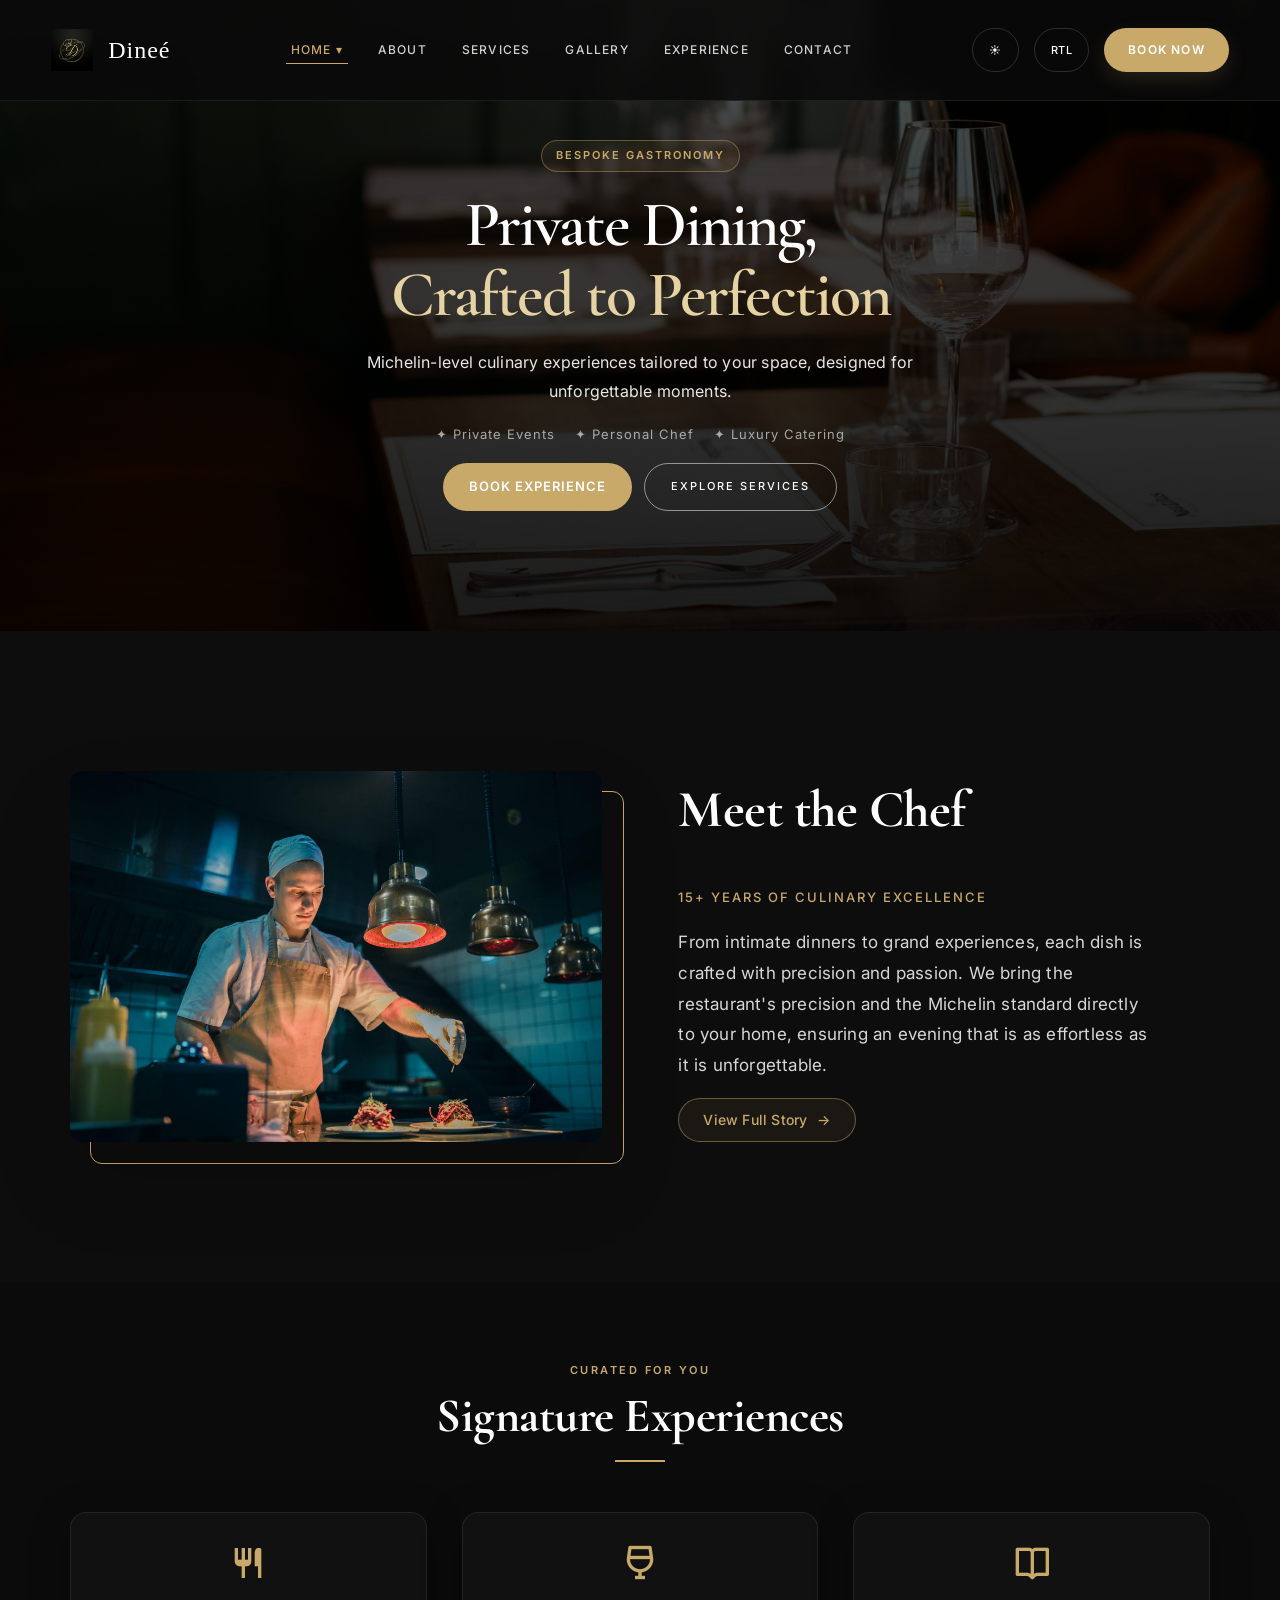
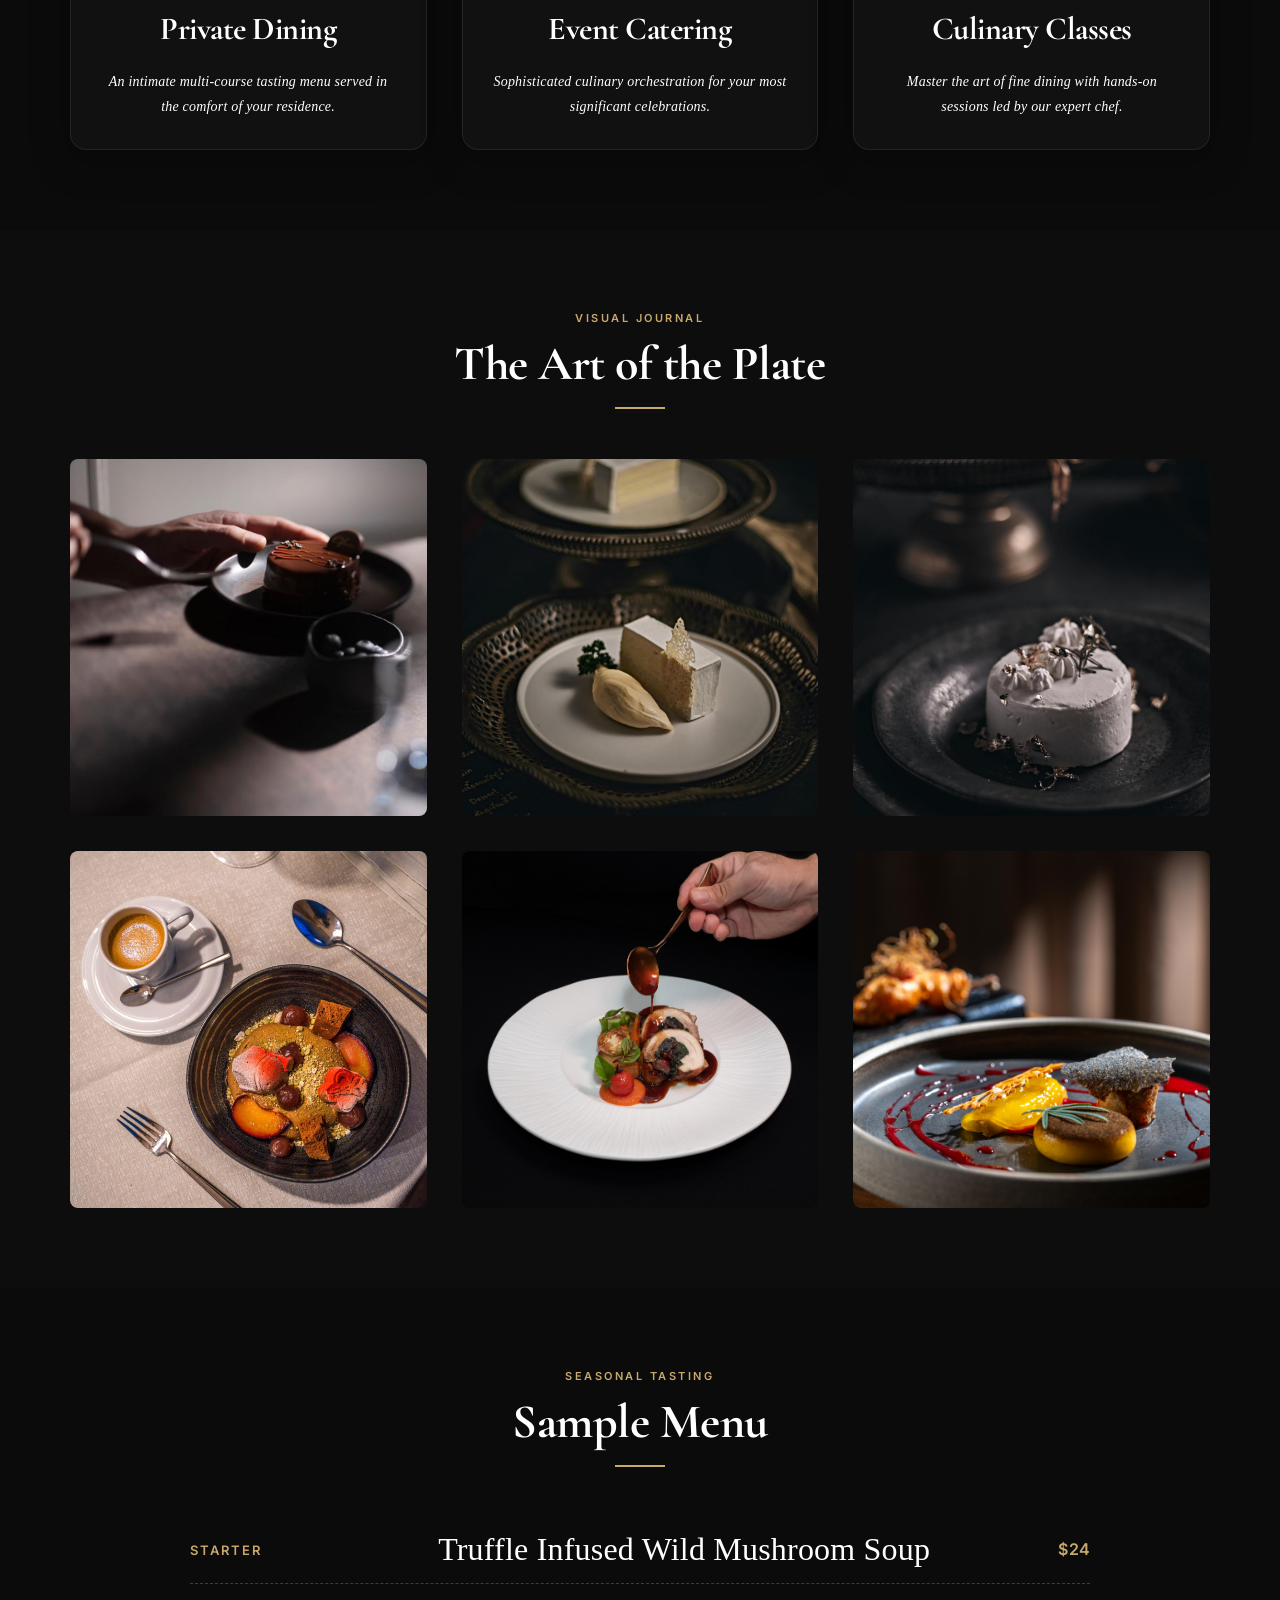
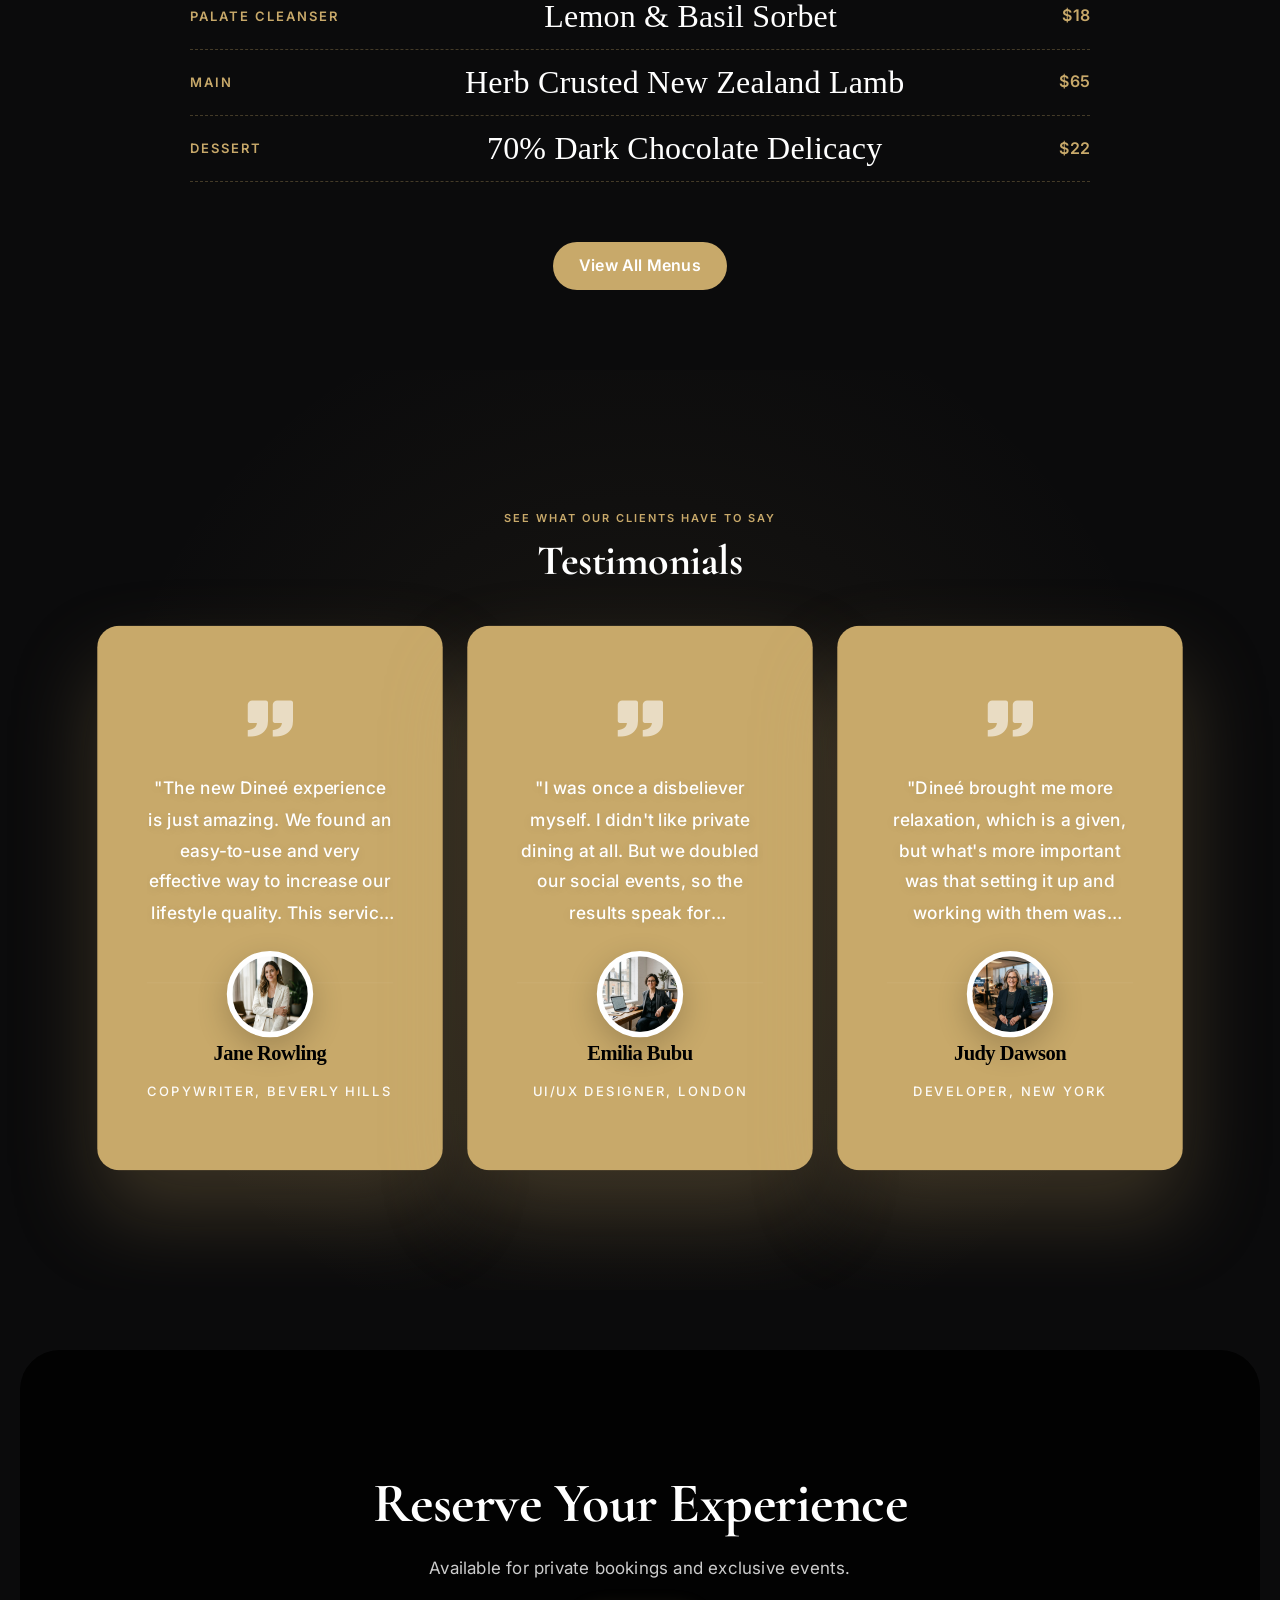
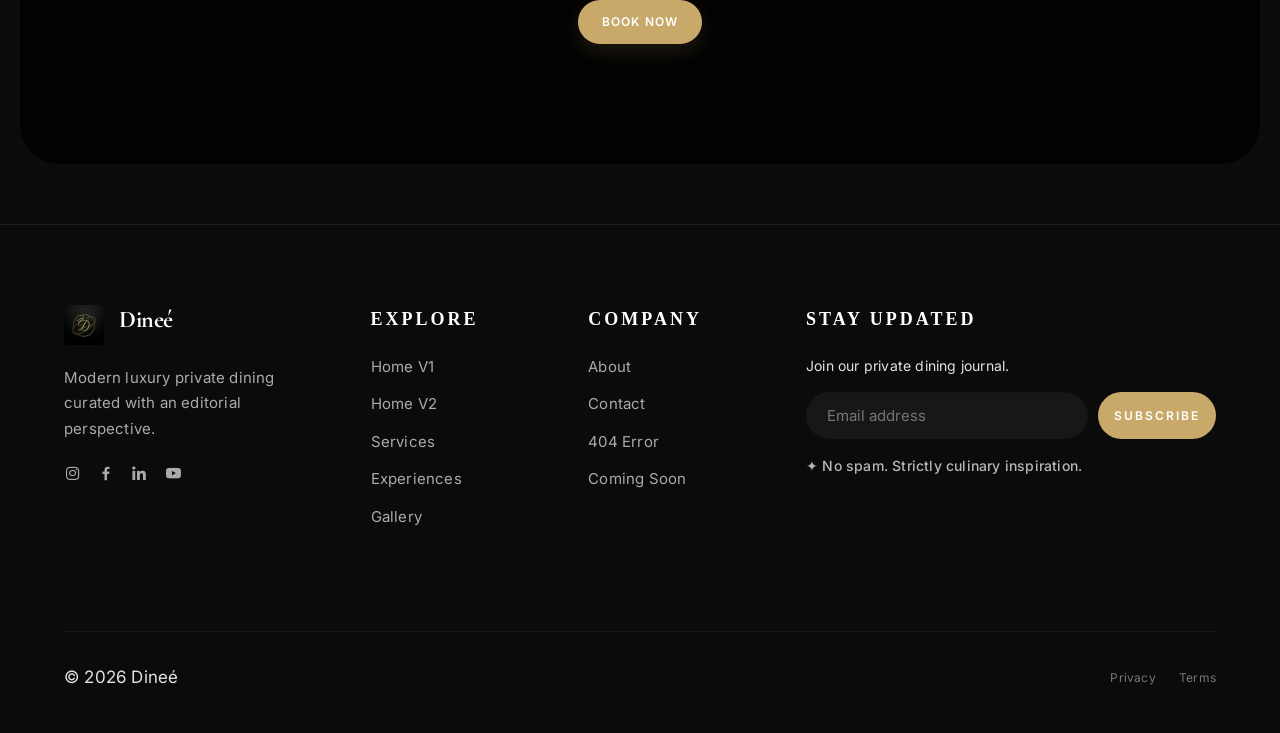
<file: index.html>
<!DOCTYPE html>
<html lang="en">
<head>
    <meta charset="UTF-8">
    <meta name="viewport" content="width=device-width, initial-scale=1.0">
    <title>Dineé | Modern Luxury Private Chef</title>
    <link rel="icon" type="image/png" href="./assets/images/logo.png">
    <link rel="preconnect" href="https://fonts.googleapis.com">
    <link href="https://fonts.googleapis.com/css2?family=Cormorant+Garamond:wght@400;600&family=Inter:wght@300;400;500&display=swap" rel="stylesheet">
    <link rel="stylesheet" href="https://cdnjs.cloudflare.com/ajax/libs/font-awesome/6.4.2/css/all.min.css">
    <link href='https://unpkg.com/boxicons@2.1.4/css/boxicons.min.css' rel='stylesheet'>
    <link rel="stylesheet" href="./assets/css/style.css">
    <link rel="stylesheet" href="./assets/css/home-v1.css">
</head>
<body class="home-v1">

    <!-- Components (Loaded via JS) -->
    <div id="navbar"></div>

    <!-- ===== SECTION 1: HERO ===== -->
    <section class="hero hero-md">
        <div class="hero-bg" style="background-image: url('./assets/images/home%20v1/hero%20img.jpg');"></div>
        <div class="hero-content">
            <span class="hero-tag">BESPOKE GASTRONOMY</span>

            <h1>
                Private Dining,<br>
                <span class="highlight">Crafted to Perfection</span>
            </h1>

            <p>
                Michelin-level culinary experiences tailored to your space,
                designed for unforgettable moments.
            </p>

            <div class="hero-trust">
                ✦ Private Events &nbsp;&nbsp; ✦ Personal Chef &nbsp;&nbsp; ✦ Luxury Catering
            </div>

            <div class="hero-actions">
                <a href="./pages/contact.html" class="btn-primary">Book Experience</a>
                <a href="./pages/services.html" class="btn-outline">Explore Services</a>
            </div>
        </div>
    </section>

    <!-- ===== SECTION 2: ABOUT THE CHEF ===== -->
    <section class="about culinary-narrative">
        <div class="chef-section container">
            <div class="chef-img reveal">
                <img src="./assets/images/home%20v1/The%20Culinary%20Narrative.jpg" alt="The Culinary Narrative">
            </div>
            <div class="chef-content reveal">
                <h2>Meet the Chef</h2>
                <p class="tagline">15+ Years of Culinary Excellence</p>

                <p class="desc">
                    From intimate dinners to grand experiences, each dish is crafted with precision and passion. 
                    We bring the restaurant's precision and the Michelin standard directly to your home, 
                    ensuring an evening that is as effortless as it is unforgettable.
                </p>

                <a href="./pages/about.html" class="chef-btn">
                    View Full Story
                    <span class="arrow">→</span>
                </a>
            </div>
        </div>
    </section>


    <!-- ===== SECTION 3: SIGNATURE EXPERIENCES ===== -->
    <section class="experiences">
        <div class="container reveal">
            <div class="section-header">
                <span class="section-tag">Curated For You</span>
                <h2>Signature Experiences</h2>
                <div class="section-line"></div>
            </div>

            <div class="grid-luxury">
                <div class="card reveal">
                    <i class='bx bx-restaurant' style="font-size: 40px; color: var(--primary); margin-bottom: 20px; display: block;"></i>
                    <h3 style="margin-bottom: 15px;">Private Dining</h3>
                    <p style="color: var(--muted); font-size: 14px;">An intimate multi-course tasting menu served in the comfort of your residence.</p>
                </div>
                <div class="card reveal">
                    <i class='bx bx-wine' style="font-size: 40px; color: var(--primary); margin-bottom: 20px; display: block;"></i>
                    <h3 style="margin-bottom: 15px;">Event Catering</h3>
                    <p style="color: var(--muted); font-size: 14px;">Sophisticated culinary orchestration for your most significant celebrations.</p>
                </div>
                <div class="card reveal">
                    <i class='bx bx-book-open' style="font-size: 40px; color: var(--primary); margin-bottom: 20px; display: block;"></i>
                    <h3 style="margin-bottom: 15px;">Culinary Classes</h3>
                    <p style="color: var(--muted); font-size: 14px;">Master the art of fine dining with hands-on sessions led by our expert chef.</p>
                </div>
            </div>
        </div>
    </section>

    <!-- ===== SECTION 4: GALLERY ===== -->
    <section class="gallery">
        <div class="container reveal">
            <div class="section-header">
                <span class="section-tag">Visual Journal</span>
                <h2>The Art of the Plate</h2>
                <div class="section-line"></div>
            </div>

            <div class="grid-luxury">
                <div class="gallery-item">
                    <img src="./assets/images/home%20v1/Visual%20Journal%20pic%20-01.jpg" alt="Visual Journal 1">
                    <div class="gallery-overlay"><span>View Dish</span></div>
                </div>
                <div class="gallery-item">
                    <img src="./assets/images/home%20v1/Visual%20Journal%20pic%20-02.jpg" alt="Visual Journal 2">
                    <div class="gallery-overlay"><span>View Dish</span></div>
                </div>
                <div class="gallery-item">
                    <img src="./assets/images/home%20v1/Visual%20Journal%20pic-03.jpg" alt="Visual Journal 3">
                    <div class="gallery-overlay"><span>View Dish</span></div>
                </div>
                <div class="gallery-item">
                    <img src="./assets/images/home%20v1/Visual%20Journal%20pic%20-04.jpg" alt="Visual Journal 4">
                    <div class="gallery-overlay"><span>View Dish</span></div>
                </div>
                <div class="gallery-item">
                    <img src="./assets/images/home%20v1/Visual%20Journal%20pic%20-05.jpg" alt="Visual Journal 5">
                    <div class="gallery-overlay"><span>View Dish</span></div>
                </div>
                <div class="gallery-item">
                    <img src="./assets/images/home%20v1/Visual%20Journal%20pic%20-06.jpg" alt="Visual Journal 6">
                    <div class="gallery-overlay"><span>View Dish</span></div>
                </div>
            </div>
        </div>
    </section>

    <!-- ===== SECTION 5: SAMPLE MENU ===== -->
    <section class="menu">
        <div class="container reveal">
            <div class="section-header">
                <span class="section-tag">Seasonal Tasting</span>
                <h2>Sample Menu</h2>
                <div class="section-line"></div>
            </div>

            <div class="menu-list">
                <div class="menu-item reveal">
                    <span class="course">Starter</span>
                    <span class="dish">Truffle Infused Wild Mushroom Soup</span>
                    <span class="price">$24</span>
                </div>
                <div class="menu-item reveal">
                    <span class="course">Palate Cleanser</span>
                    <span class="dish">Lemon & Basil Sorbet</span>
                    <span class="price">$18</span>
                </div>
                <div class="menu-item reveal">
                    <span class="course">Main</span>
                    <span class="dish">Herb Crusted New Zealand Lamb</span>
                    <span class="price">$65</span>
                </div>
                <div class="menu-item reveal">
                    <span class="course">Dessert</span>
                    <span class="dish">70% Dark Chocolate Delicacy</span>
                    <span class="price">$22</span>
                </div>
            </div>

            <div class="menu-action reveal">
                <a href="./pages/services.html" class="btn-gold">View All Menus</a>
            </div>
        </div>
    </section>


    <!-- ===== SECTION 6: TESTIMONIALS ===== -->
    <section class="testimonials">
        <div class="container reveal">
            <div class="section-header">
                <span class="section-tag" style="letter-spacing: 2px;">SEE WHAT OUR CLIENTS HAVE TO SAY</span>
                <h2 style="font-size: clamp(28px, 4vw, 42px);">Testimonials</h2>
            </div>
            
            <div class="testimonial-grid-modern">
                <!-- Testimonial 1 -->
                <div class="testimonial-card-v1 reveal">
                    <div class="card-body">
                        <i class="bx bxs-quote-right quote-icon"></i>
                        <p>"The new Dineé experience is just amazing. We found an easy-to-use and very effective way to increase our lifestyle quality. This service is worth every penny!"</p>
                    </div>
                    <div class="card-footer">
                        <div class="avatar">
                            <img src="./assets/images/home%20v1/Jane%20Rowling.png" alt="Jane Rowling">
                        </div>
                        <h3>Jane Rowling</h3>
                        <span>Copywriter, Beverly Hills</span>
                    </div>
                </div>

                <!-- Testimonial 2 (ACTIVE) -->
                <div class="testimonial-card-v1 active reveal">
                    <div class="card-body">
                        <i class="bx bxs-quote-right quote-icon"></i>
                        <p>"I was once a disbeliever myself. I didn't like private dining at all. But we doubled our social events, so the results speak for themselves. It just works. Dineé makes it super easy and is well worth the money."</p>
                    </div>
                    <div class="card-footer">
                        <div class="avatar">
                            <img src="./assets/images/home%20v1/Emilia%20Bubu.png" alt="Emilia Bubu">
                        </div>
                        <h3>Emilia Bubu</h3>
                        <span>UI/UX Designer, London</span>
                    </div>
                </div>

                <!-- Testimonial 3 -->
                <div class="testimonial-card-v1 reveal">
                    <div class="card-body">
                        <i class="bx bxs-quote-right quote-icon"></i>
                        <p>"Dineé brought me more relaxation, which is a given, but what's more important was that setting it up and working with them was seamless and excellent! I love the product and the people behind it."</p>
                    </div>
                    <div class="card-footer">
                        <div class="avatar">
                            <img src="./assets/images/home%20v1/Judy%20Dawson.png" alt="Judy Dawson">
                        </div>
                        <h3>Judy Dawson</h3>
                        <span>Developer, New York</span>
                    </div>
                </div>
            </div>
        </div>
    </section>

    <!-- ===== SECTION 7: BOOKING CTA ===== -->
    <section class="cta">
        <div class="cta-bg"></div>
        <div class="container reveal cta-content">
            <h2>Reserve Your Experience</h2>
            <p style="color: rgba(255,255,255,0.8);">Available for private bookings and exclusive events.</p>
            <a href="./pages/contact.html" class="cta-btn">Book Now</a>
        </div>
    </section>

    <!-- Footer Container (Loaded via JS) -->
    <div id="footer"></div>

    <script src="./assets/js/main.js"></script>
</body>
</html>
</file>
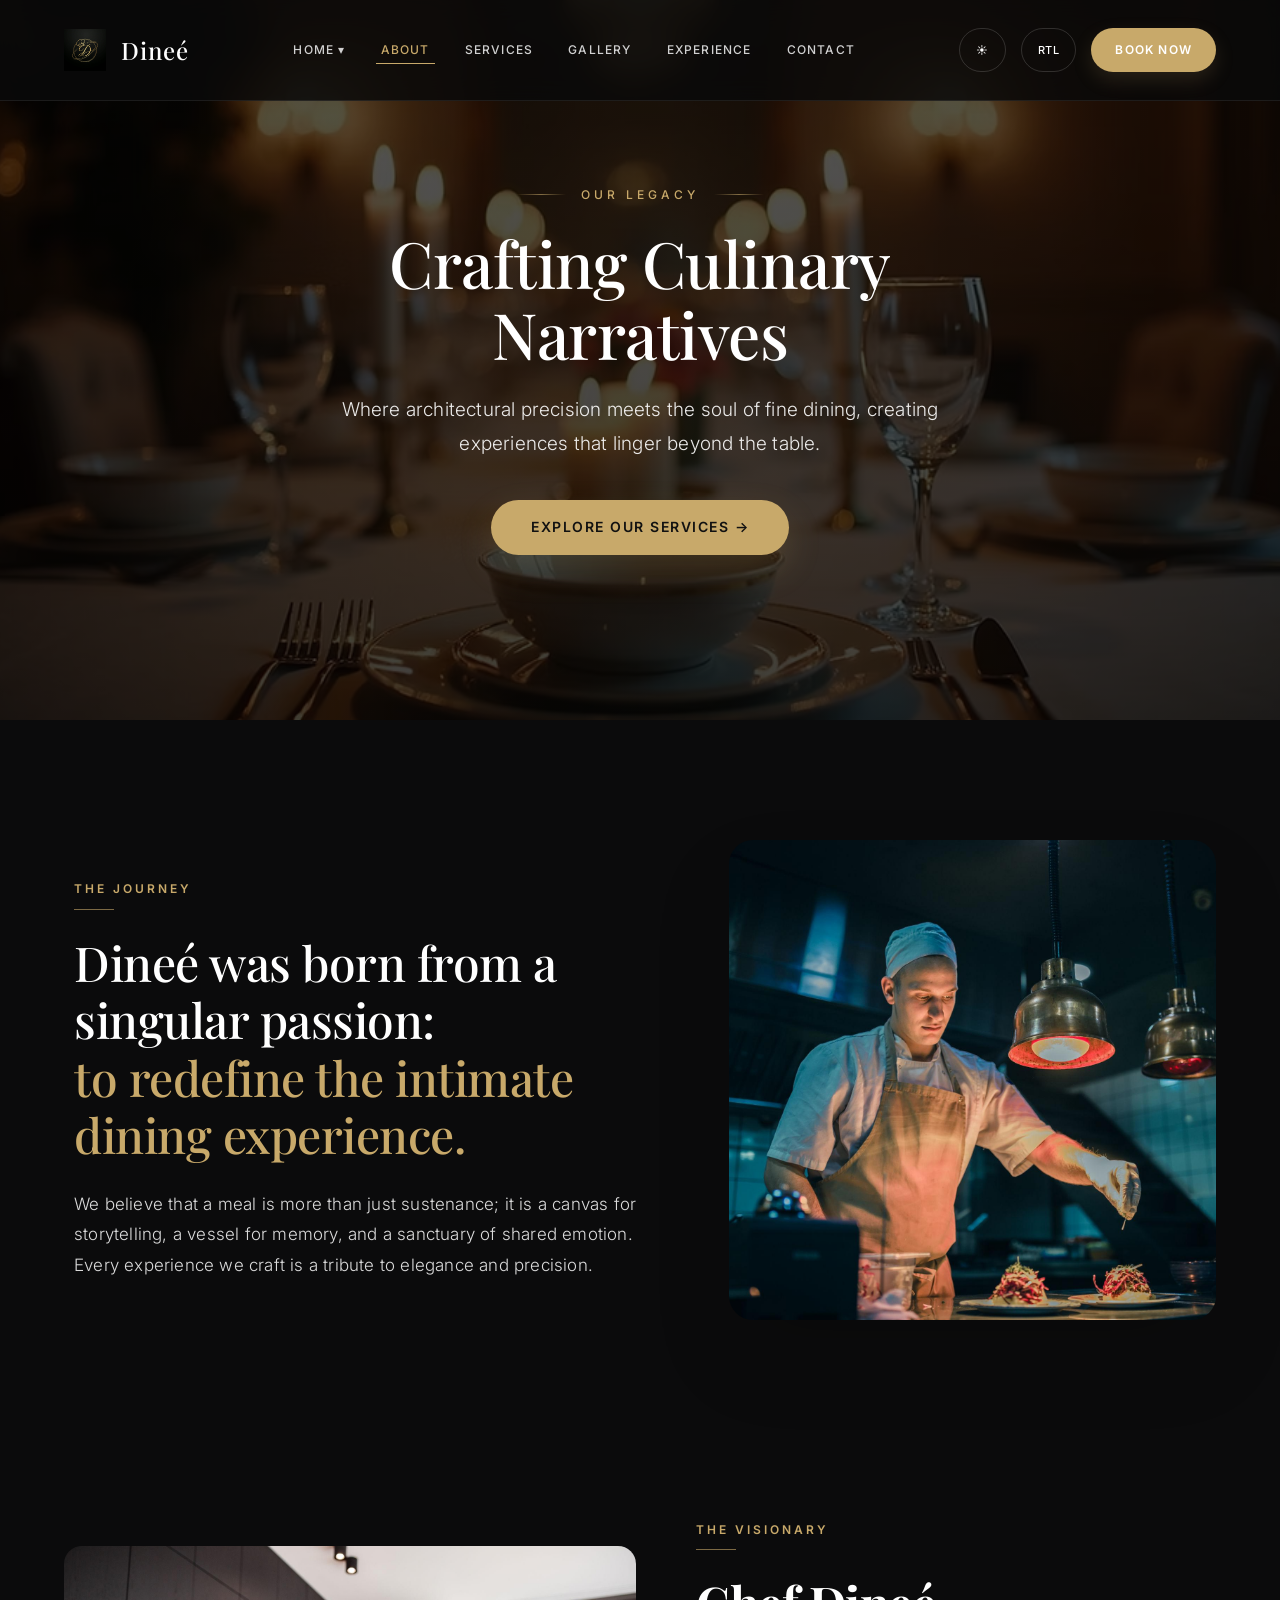
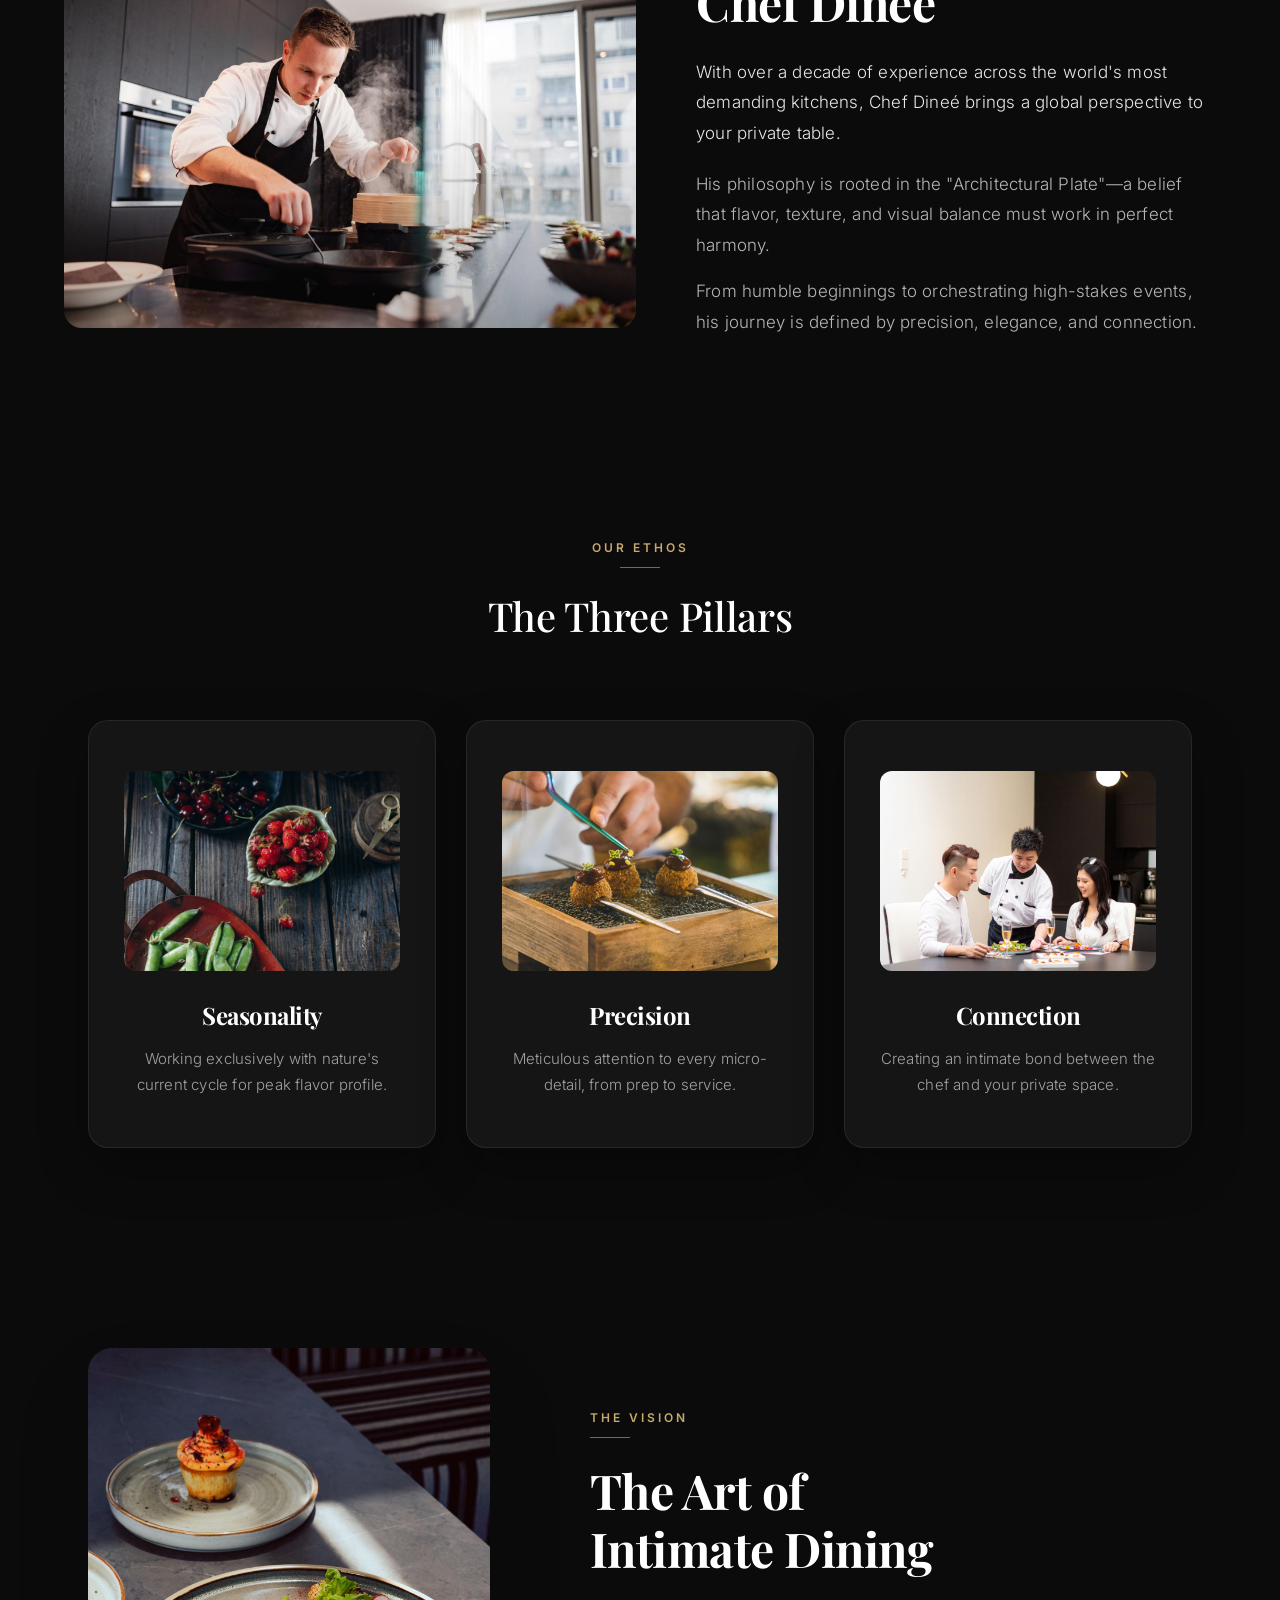
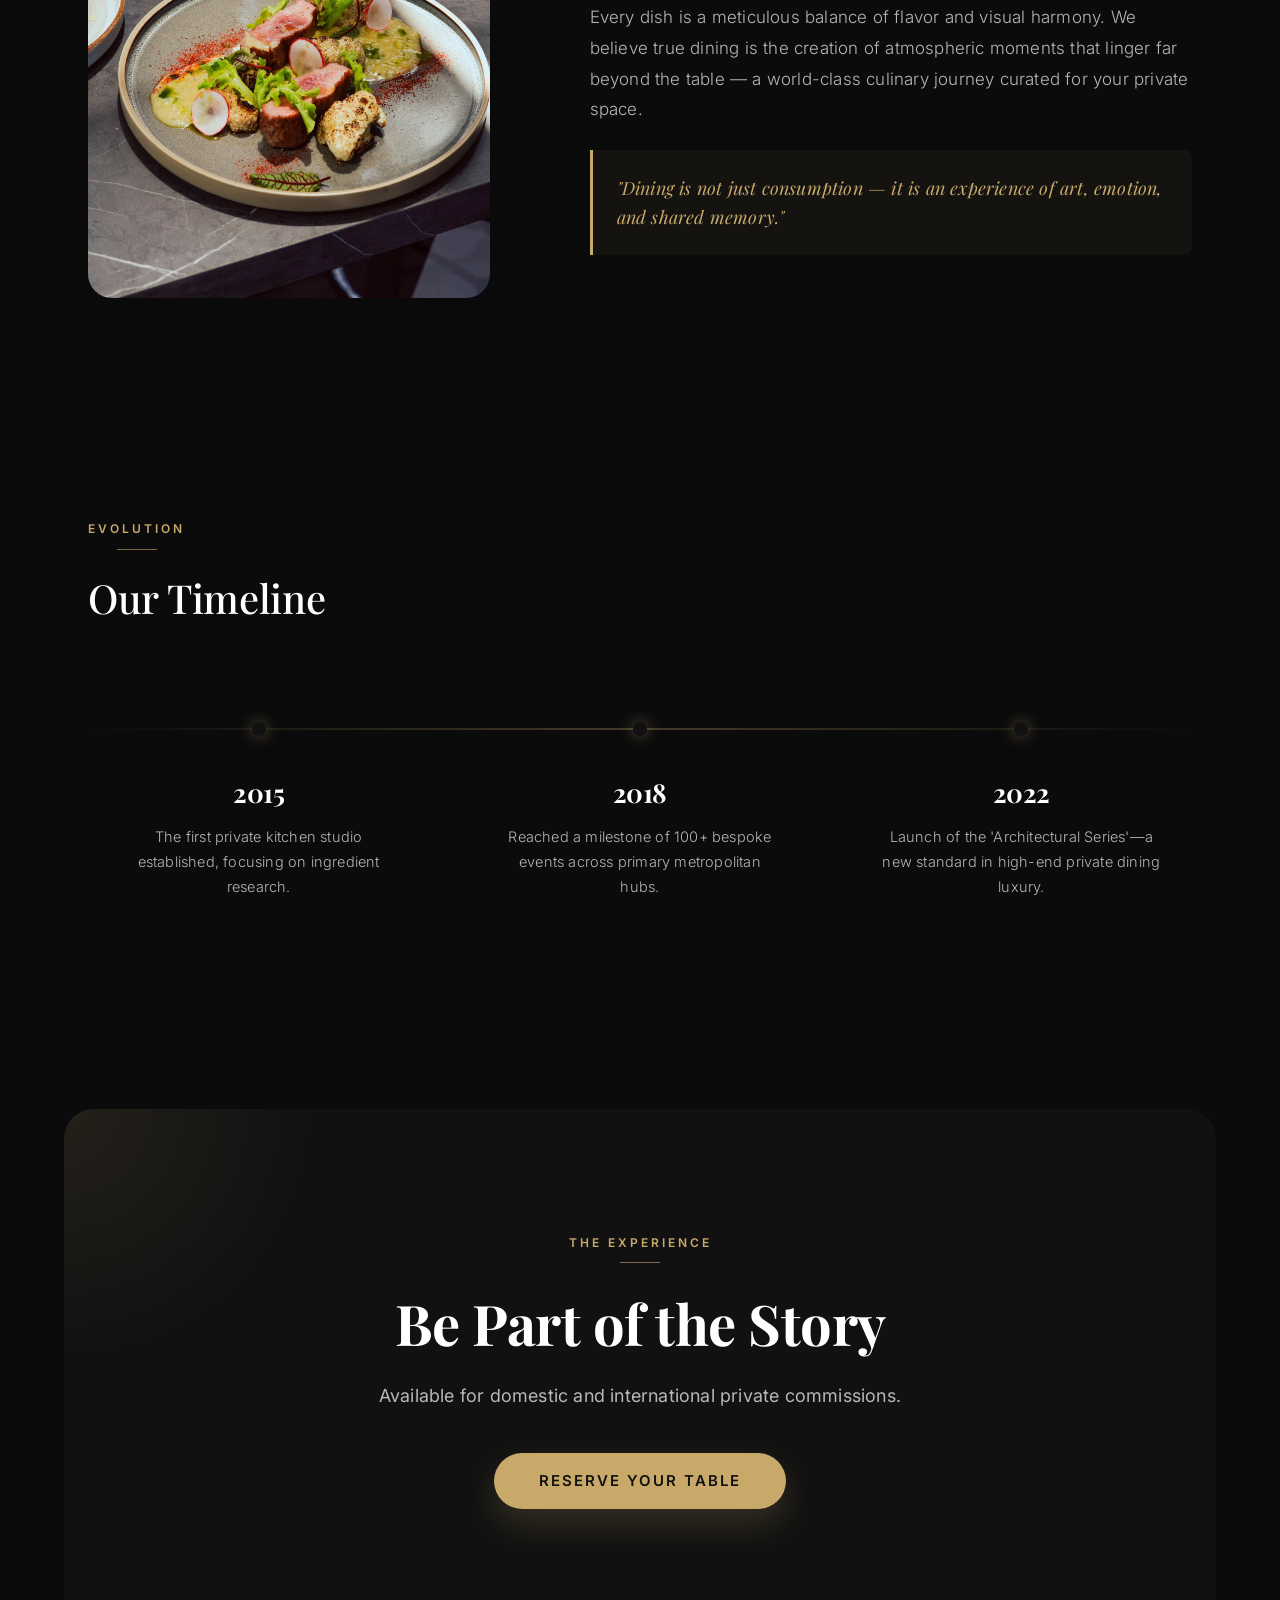
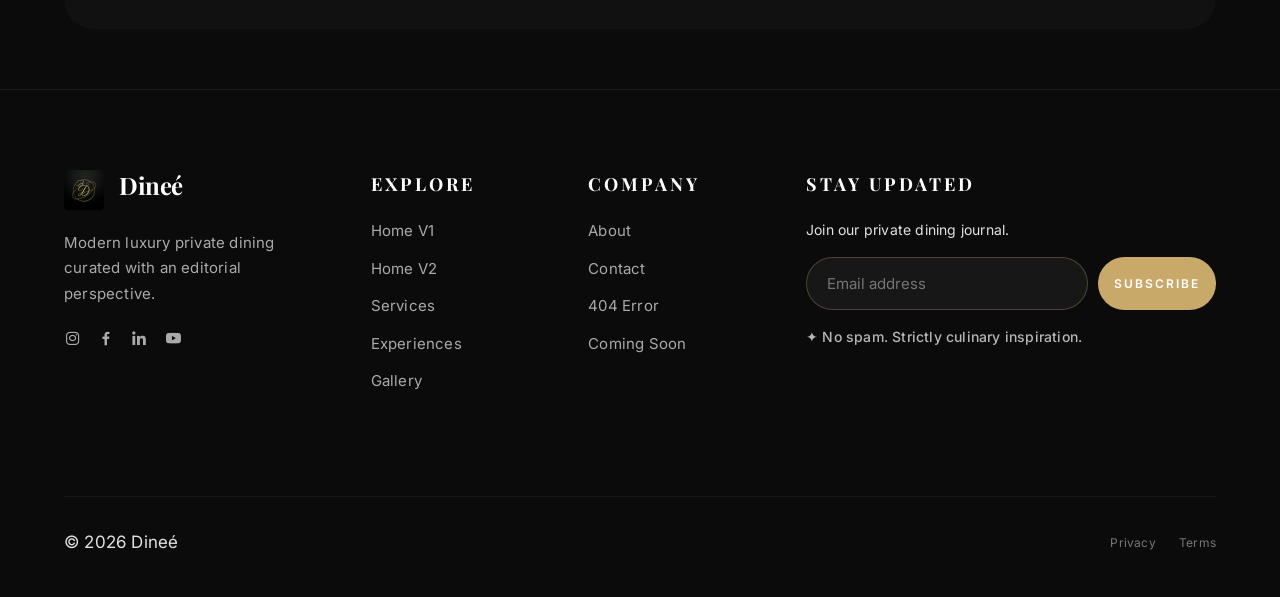
<file: pages/about.html>
<!DOCTYPE html>
<html lang="en">
<head>
    <meta charset="UTF-8">
    <meta name="viewport" content="width=device-width, initial-scale=1.0">
    <title>About | Dineé Luxury</title>
    <link rel="icon" type="image/png" href="../assets/images/logo.png">
    <link rel="preconnect" href="https://fonts.googleapis.com">
    <link href="https://fonts.googleapis.com/css2?family=Playfair+Display:ital,wght@0,400..900;1,400..900&family=Inter:wght@300;400;500;600&display=swap" rel="stylesheet">
    <link rel="stylesheet" href="https://cdnjs.cloudflare.com/ajax/libs/font-awesome/6.4.2/css/all.min.css">
    <link href='https://unpkg.com/boxicons@2.1.4/css/boxicons.min.css' rel='stylesheet'>
    <link rel="stylesheet" href="../assets/css/style.css?v=3">
    <link rel="stylesheet" href="../assets/css/about.css">
</head>
<body class="about-page">

    <!-- Components (Loaded via JS) -->
    <div id="navbar"></div>

    <!-- ===== SECTION 1: ABOUT HERO (CINEMATIC REFINED) ===== -->
    <section class="about-hero">
      <div class="hero-bg"></div>
      
      <div class="hero-content">
        <div class="hero-label">
          <span>Our Legacy</span>
        </div>
        
        <h1 class="hero-title">
          Crafting Culinary <br />
          Narratives
        </h1>
        
        <p class="hero-sub">
          Where architectural precision meets the soul of fine dining,
          creating experiences that linger beyond the table.
        </p>

        <a href="services.html" class="cta-button">Explore Our Services →</a>
      </div>
    </section>

    <!-- ===== SECTION 2: THE JOURNEY (REFINED GRID) ===== -->
    <section class="journey-section">
      <div class="container journey-grid reveal">
        <div class="journey-left">
          <span class="section-tag-v1">The Journey</span>
          <h2>
            Dineé was born from a singular passion:
            <span>to redefine the intimate dining experience.</span>
          </h2>
          <p>
            We believe that a meal is more than just sustenance; it is a canvas
            for storytelling, a vessel for memory, and a sanctuary of shared emotion.
            Every experience we craft is a tribute to elegance and precision.
          </p>
        </div>
        
        <div class="journey-image">
          <img src="../assets/images/home v1/The Culinary Narrative.jpg" alt="The Journey Visul">
        </div>
      </div>
    </section>

    <!-- ===== SECTION 3: CHEF PROFILE (PREMIUM EDITORIAL) ===== -->
    <section class="chef-section">
      <div class="container chef-grid reveal">
        <div class="chef-image">
          <img src="../assets/images/about/Chef Dineé.jpg" alt="Chef Dineé" />
        </div>
        <div class="chef-content">
          <span class="section-tag-v1">The Visionary</span>
          <h2>Chef Dineé</h2>
          <p class="lead">
            With over a decade of experience across the world's most demanding
            kitchens, Chef Dineé brings a global perspective to your private
            table.
          </p>
          <p>
            His philosophy is rooted in the "Architectural Plate"—a belief that
            flavor, texture, and visual balance must work in perfect harmony.
          </p>
          <p>
            From humble beginnings to orchestrating high-stakes events, his
            journey is defined by precision, elegance, and connection.
          </p>
        </div>
      </div>
    </section>

    <!-- ===== SECTION 4: PHILOSOPHY (THREE PILLARS) ===== -->
    <section class="philosophy" id="about-philosophy">
      <div class="container reveal">
        <div class="section-header" style="text-align: center; margin-bottom: 40px;">
          <span class="section-tag-v1">Our Ethos</span>
          <h2 class="section-title">The Three Pillars</h2>
        </div>

        <div class="pillars-grid">
          <!-- Pillar 1: Seasonality -->
          <div class="pillar-card reveal">
            <div class="pillar-img-wrapper">
                <img src="../assets/images/about/Seasonality.jpg" alt="Seasonality in Dining">
            </div>
            <h3>Seasonality</h3>
            <p>
              Working exclusively with nature's current cycle for peak flavor
              profile.
            </p>
          </div>

          <!-- Pillar 2: Precision -->
          <div class="pillar-card reveal">
            <div class="pillar-img-wrapper">
                <img src="../assets/images/about/Precision.jpg" alt="Culinary Precision">
            </div>
            <h3>Precision</h3>
            <p>Meticulous attention to every micro-detail, from prep to service.</p>
          </div>

          <!-- Pillar 3: Connection -->
          <div class="pillar-card reveal">
            <div class="pillar-img-wrapper">
                <img src="../assets/images/about/Connection.jpg" alt="Chef Connection">
            </div>
            <h3>Connection</h3>
            <p>
              Creating an intimate bond between the chef and your private space.
            </p>
          </div>
        </div>
      </div>
    </section>

    <!-- ===== SECTION 5: ART OF DINING (NARRATIVE) ===== -->
    <section class="art-of-dining">
      <div class="container art-grid reveal">
        <div class="art-image">
          <img src="../assets/images/about/The Art of intimate dining.jpg" alt="The Art of Intimate Dining" />
        </div>
        <div class="art-text">
          <span class="section-tag-v1">The Vision</span>
          <h2>The Art of<br />Intimate Dining</h2>
          <p>
            Every dish is a meticulous balance of flavor and visual harmony.
            We believe true dining is the creation of atmospheric moments that
            linger far beyond the table — a world-class culinary journey curated
            for your private space.
          </p>

          <div class="art-quote">
            "Dining is not just consumption — it is an experience of art, emotion,
            and shared memory."
          </div>
        </div>
      </div>
    </section>

    <!-- ===== SECTION 6: TIMELINE (GLOWING LUXURY) ===== -->
    <section class="timeline-section">
      <div class="container reveal">
        <span class="section-tag-v1">Evolution</span>
        <h2 class="section-title">Our Timeline</h2>

        <div class="timeline">
          <div class="timeline-item reveal">
            <div class="timeline-dot"></div>
            <div class="timeline-content">
              <h3>2015</h3>
              <p>
                The first private kitchen studio established, focusing on
                ingredient research.
              </p>
            </div>
          </div>
          <div class="timeline-item reveal">
            <div class="timeline-dot"></div>
            <div class="timeline-content">
              <h3>2018</h3>
              <p>
                Reached a milestone of 100+ bespoke events across primary
                metropolitan hubs.
              </p>
            </div>
          </div>
          <div class="timeline-item reveal">
            <div class="timeline-dot"></div>
            <div class="timeline-content">
              <h3>2022</h3>
              <p>
                Launch of the 'Architectural Series'—a new standard in high-end
                private dining luxury.
              </p>
            </div>
          </div>
        </div>
      </div>
    </section>

    <!-- ===== SECTION 7: CTA (LUXURY) ===== -->
    <section class="container" style="margin-top: 50px;">
      <div class="cta-section reveal">
        <span class="section-tag-v1">The Experience</span>
        <h2>Be Part of the Story</h2>
        <p>Available for domestic and international private commissions.</p>
        <a href="../pages/contact.html" class="cta-button">Reserve Your Table</a>
      </div>
    </section>

    <!-- Footer Container (Loaded via JS) -->
    <div id="footer"></div>

    <script src="../assets/js/main.js"></script>
</body>
</html>
</file>
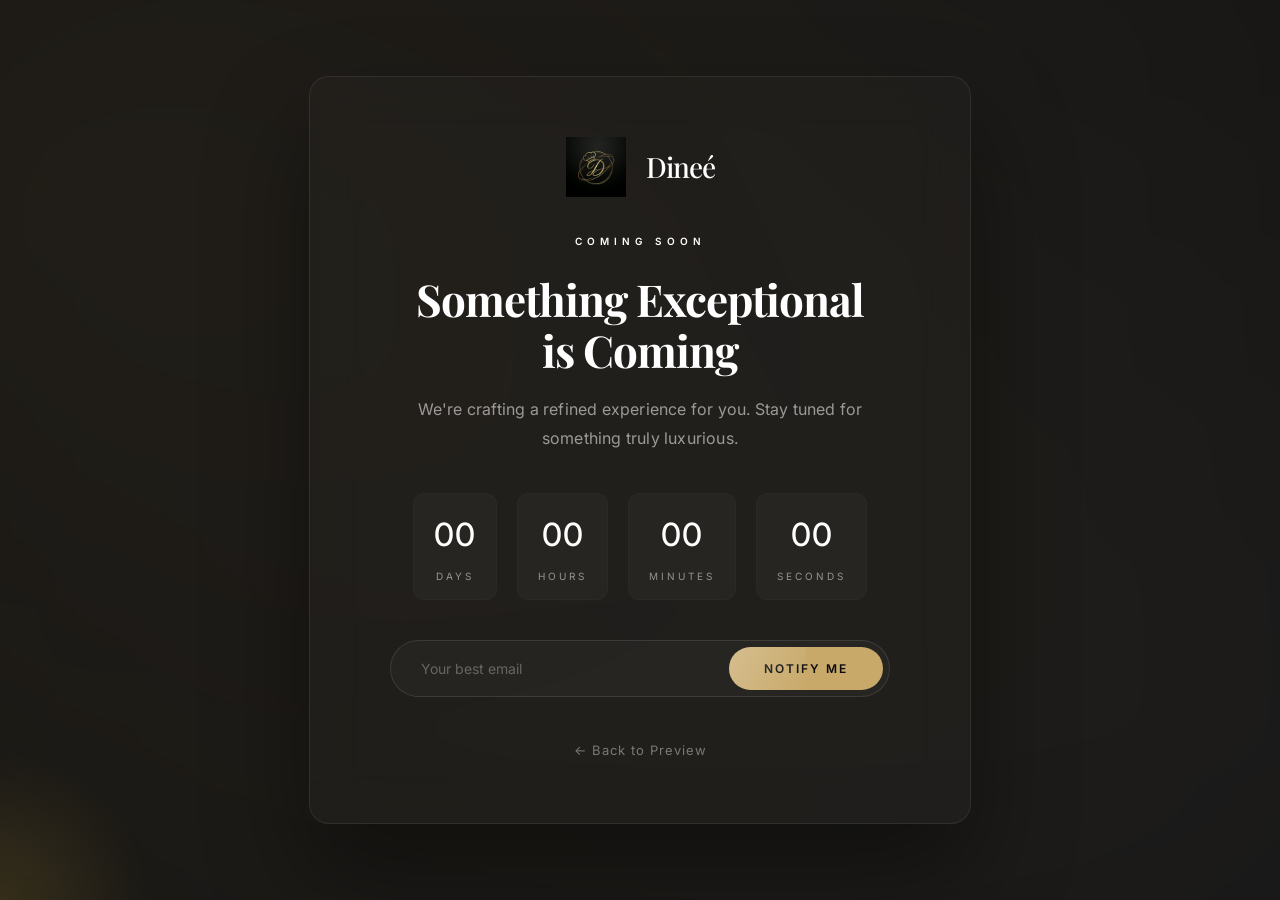
<file: pages/coming-soon.html>
<!DOCTYPE html>
<html lang="en">
<head>
  <meta charset="UTF-8">
  <meta name="viewport" content="width=device-width, initial-scale=1.0">
  <title>Dineé | Something Exceptional is Coming</title>
  
  <!-- Fonts -->
  <link rel="preconnect" href="https://fonts.googleapis.com">
  <link href="https://fonts.googleapis.com/css2?family=Playfair+Display:ital,wght@0,400..900;1,400..900&family=Inter:wght@300;400;500;600&display=swap" rel="stylesheet">
  
  <!-- Styles -->
  <link rel="stylesheet" href="../assets/css/style.css">
  <link rel="stylesheet" href="../assets/css/coming-soon.css">
</head>
<body class="coming-soon-body">



<div class="ambient-bg"></div>

<section class="coming-container">
  <div class="content">
    
    <div class="brand-signature">
      <div class="logo-wrap">
        <img src="../assets/images/logo.png" alt="Dineé Logo" class="brand-image">
      </div>
      <div class="brand-logo">Dineé</div>
    </div>
    <span class="tag">COMING SOON</span>

    <h1>Something Exceptional<br>is Coming</h1>

    <p>
      We're crafting a refined experience for you. Stay tuned for something truly luxurious.
    </p>

    <!-- Countdown -->
    <div class="countdown">
      <div><span id="days">00</span><small>Days</small></div>
      <div><span id="hours">00</span><small>Hours</small></div>
      <div><span id="minutes">00</span><small>Minutes</small></div>
      <div><span id="seconds">00</span><small>Seconds</small></div>
    </div>

    <!-- Email -->
    <div class="subscribe">
      <div class="input-wrapper">
        <input type="email" id="subscriber-email" placeholder="Your best email">
        <button id="notify-btn">Notify Me</button>
      </div>
    </div>

    <div class="return-link">
      <a href="../index.html">← Back to Preview</a>
    </div>

  </div>
</section>

<!-- Scripts -->
<script src="../assets/js/main.js"></script>
<script src="../assets/js/coming-soon.js"></script>
</body>
</html>
</file>
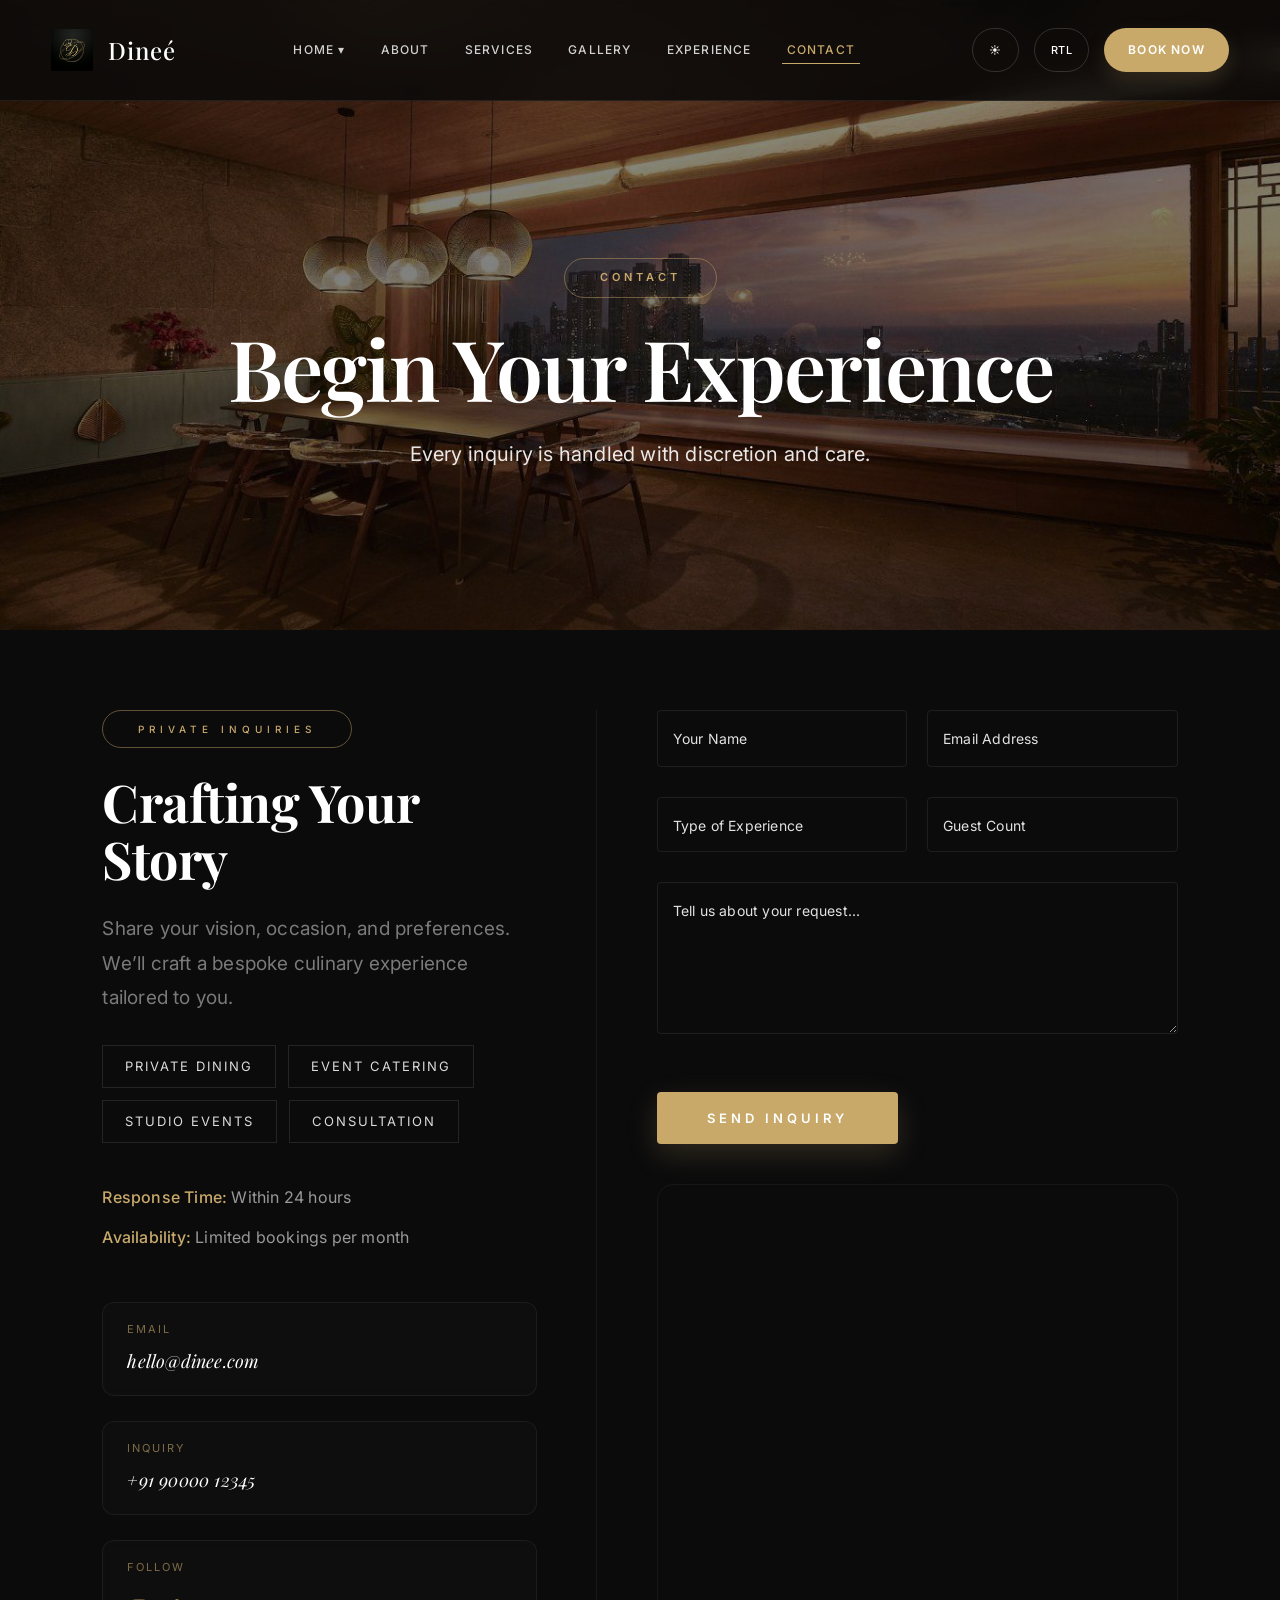
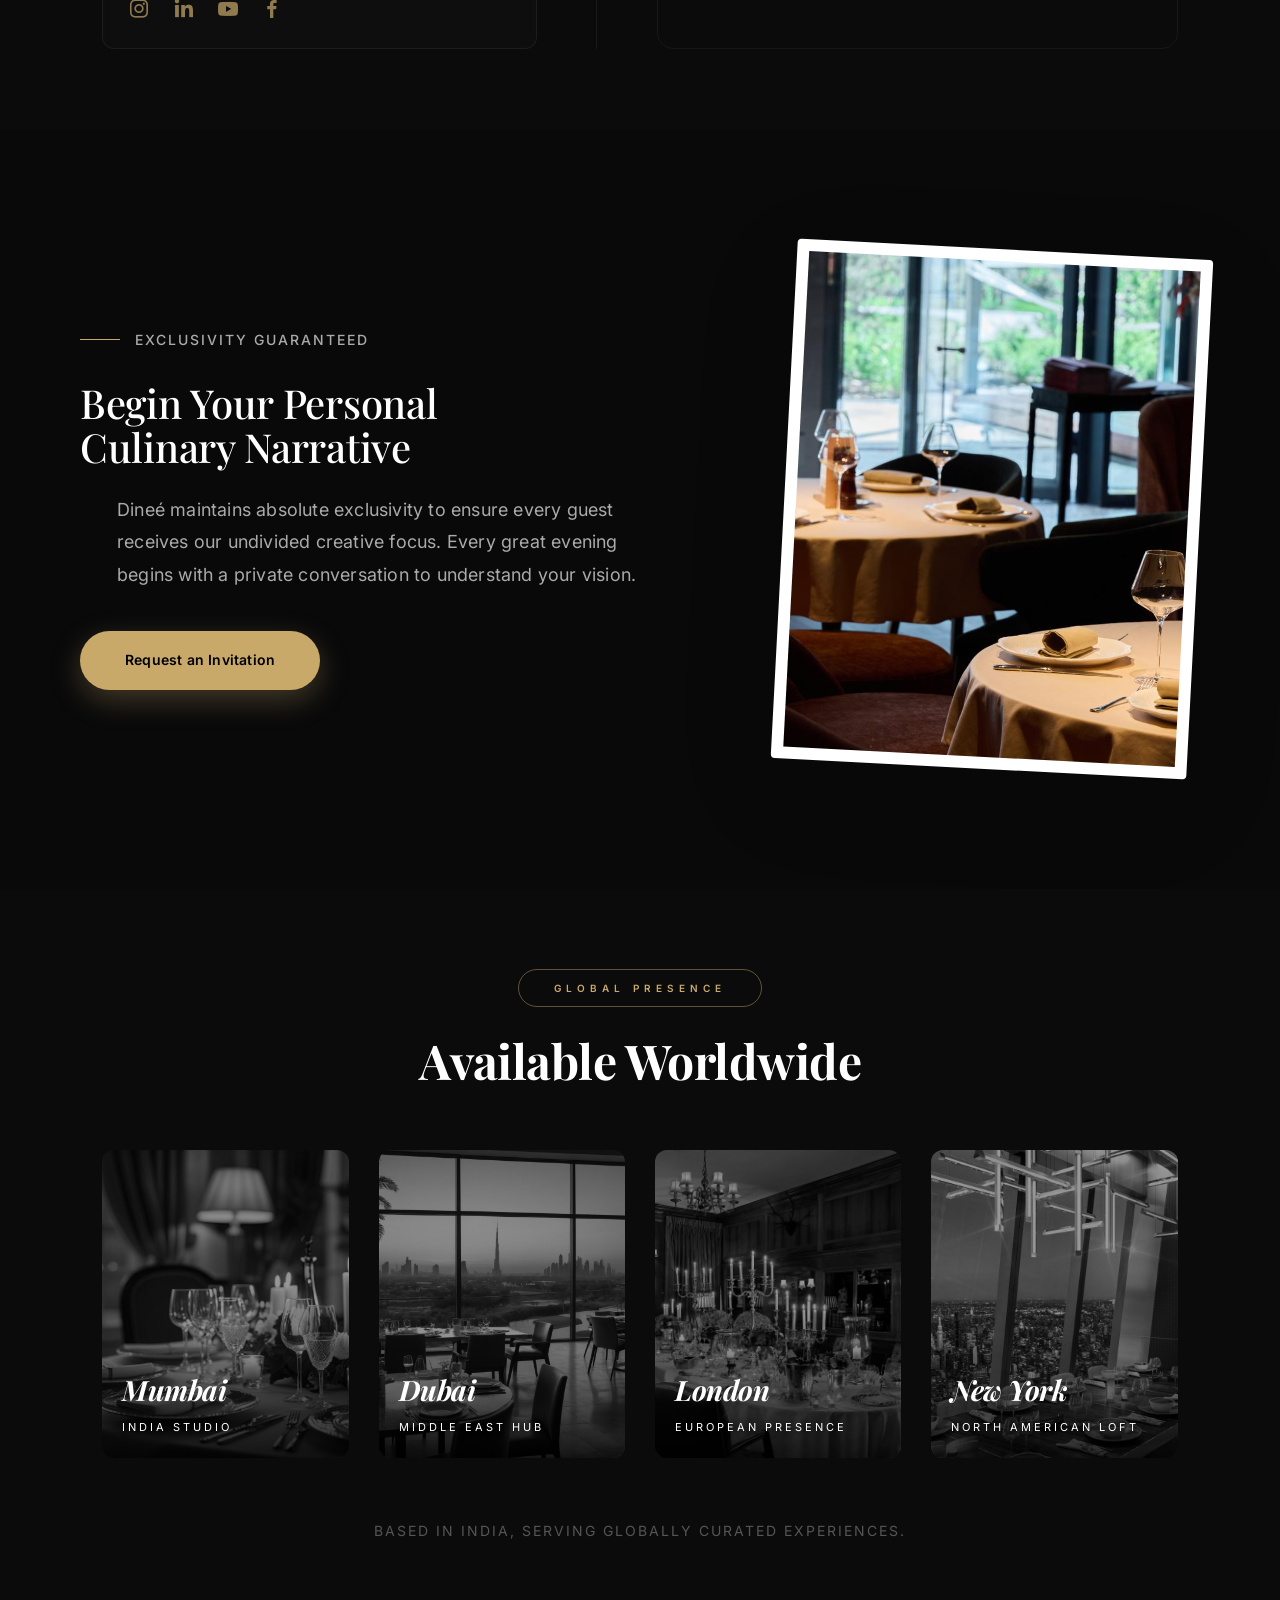
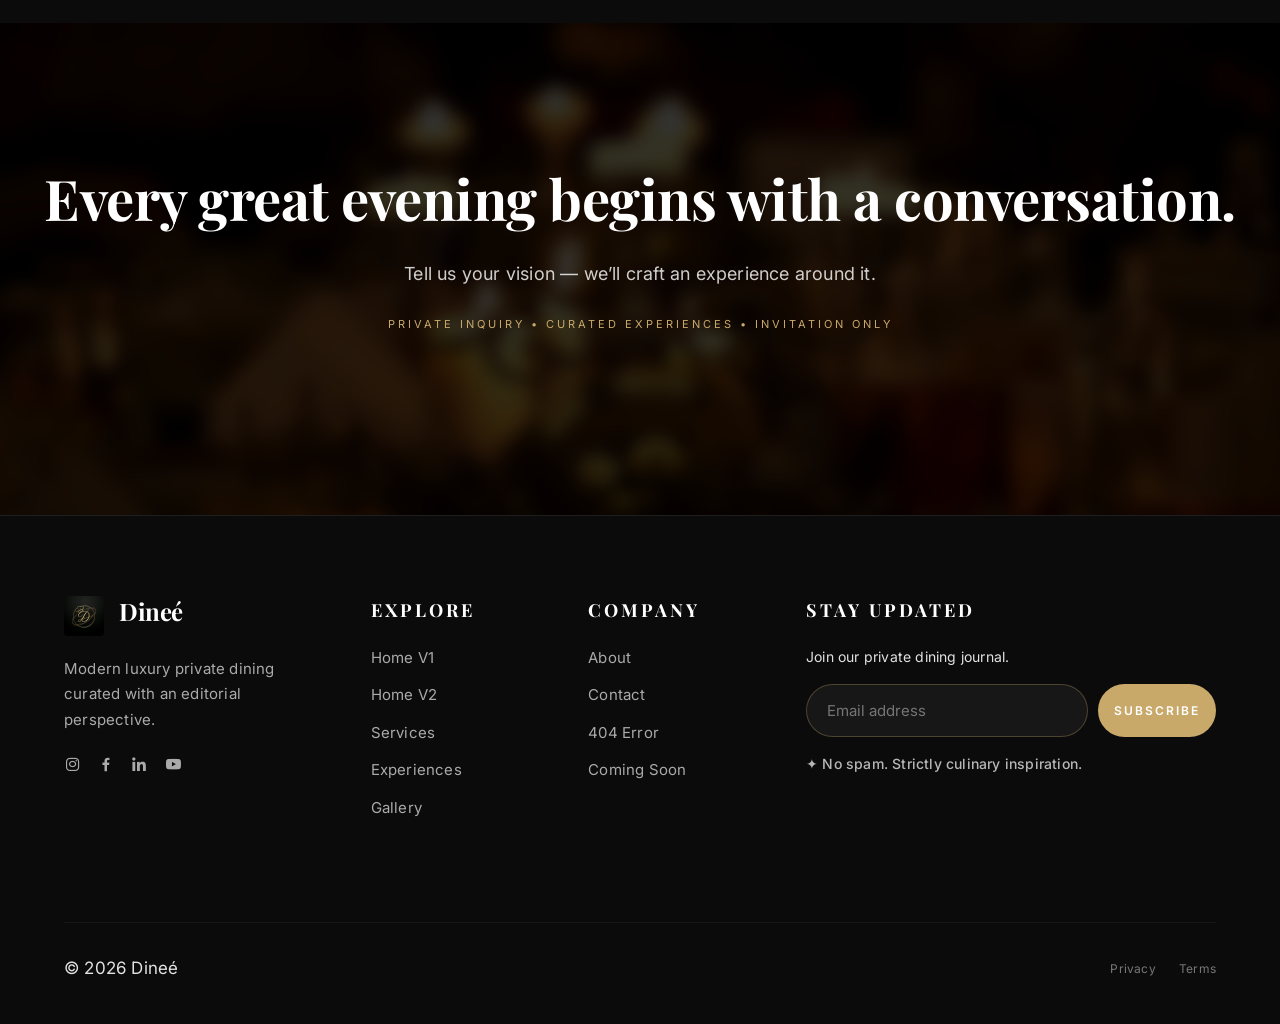
<file: pages/contact.html>
<!DOCTYPE html>
<html lang="en">
<head>
    <meta charset="UTF-8">
    <meta name="viewport" content="width=device-width, initial-scale=1.0">
    <title>Contact | Dineé - Begin Your Experience</title>
    <meta name="description" content="Reach out to Dineé for private dining inquiries and bespoke culinary experiences. Every inquiry is handled with discretion and care.">
    <link rel="icon" type="image/png" href="../assets/images/logo.png">
    <link rel="preconnect" href="https://fonts.googleapis.com">
    <link href="https://fonts.googleapis.com/css2?family=Playfair+Display:ital,wght@0,400..900;1,400..900&family=Inter:wght@300;400;500;600&display=swap" rel="stylesheet">
    <link rel="stylesheet" href="https://cdnjs.cloudflare.com/ajax/libs/font-awesome/6.4.2/css/all.min.css">
    <link href='https://unpkg.com/boxicons@2.1.4/css/boxicons.min.css' rel='stylesheet'>
    <link rel="stylesheet" href="../assets/css/style.css?v=36">
</head>
<body class="contact-page">
    
    <div id="navbar"></div>

    <!-- 1. HERO (MINIMAL + EDITORIAL) -->
    <section class="hero hero-md reveal">
        <div class="hero-bg" style="background-image: url('../assets/images/contact/hero%20section.jpg');"></div>
        <div class="hero-content">
            <span class="tag">Contact</span>
            <h1>Begin Your Experience</h1>
            <p>Every inquiry is handled with discretion and care.</p>
        </div>
    </section>

    <!-- 2. CONTACT SPLIT (FORM + INFO) -->
    <section class="contact-main reveal">
        <!-- LEFT INFO -->
        <div class="contact-info">
            <span class="tag">Private Inquiries</span>
            <h2>Crafting Your Story</h2>
            <p>Share your vision, occasion, and preferences. We’ll craft a bespoke culinary experience tailored to you.</p>

            <!-- EXPERIENCE TYPES -->
            <div class="experience-tags">
                <span>Private Dining</span>
                <span>Event Catering</span>
                <span>Studio Events</span>
                <span>Consultation</span>
            </div>

            <!-- INFO EXTRA -->
            <div class="info-extra">
                <p><strong>Response Time:</strong> Within 24 hours</p>
                <p><strong>Availability:</strong> Limited bookings per month</p>
            </div>

            <!-- PREMIUM INFO CARDS -->
            <div class="contact-cards">
                <div class="card reveal">
                    <span>Email</span>
                    <p>hello@dinee.com</p>
                </div>

                <div class="card reveal">
                    <span>Inquiry</span>
                    <p>+91 90000 12345</p>
                </div>

                <div class="card reveal">
                    <span>Follow</span>
                    <div class="social-links">
                        <a href="#"><i class='bx bxl-instagram'></i></a>
                        <a href="#"><i class='bx bxl-linkedin'></i></a>
                        <a href="#"><i class='bx bxl-youtube'></i></a>
                        <a href="#"><i class='bx bxl-facebook'></i></a>
                    </div>
                </div>
            </div>
        </div>

        <!-- RIGHT FORM -->
        <div class="form-container">
            <form class="contact-form">
                <div class="form-row">
                    <div class="input-group">
                        <input type="text" id="name" required>
                        <label for="name">Your Name</label>
                    </div>
                    <div class="input-group">
                        <input type="email" id="email" required>
                        <label for="email">Email Address</label>
                    </div>
                </div>

                <div class="form-row">
                    <div class="select-wrapper">
                        <select id="type" required>
                            <option value="" disabled selected></option>
                            <option value="private-dining">Private Dining</option>
                            <option value="event-catering">Event Catering</option>
                            <option value="culinary-class">Culinary Class</option>
                        </select>
                        <label for="type" class="select-label">Type of Experience</label>
                    </div>
                    <div class="select-wrapper">
                        <select id="guests" required>
                            <option value="" disabled selected></option>
                            <option value="2-5">2-5 Guests</option>
                            <option value="6-10">6-10 Guests</option>
                            <option value="10plus">10+ Guests</option>
                        </select>
                        <label for="guests" class="select-label">Guest Count</label>
                    </div>
                </div>

                <div class="form-row">
                    <div class="input-group">
                        <textarea id="message" rows="6" required></textarea>
                        <label for="message">Tell us about your request...</label>
                    </div>
                </div>

                <button type="submit" class="submit-btn">Send Inquiry</button>
            </form>

            <!-- CINEMATIC MAP -->
            <div class="contact-map reveal">
                <iframe 
                    src="https://www.google.com/maps?q=Chennai&output=embed"
                    loading="lazy">
                </iframe>
            </div>
        </div>
    </section>

    <!-- 3. PRIVATE INQUIRY (EDITORIAL SPLIT UPGRADE) -->
    <section class="contact-exclusive-split reveal">
        <div class="split-container">
            <!-- LEFT CONTENT -->
            <div class="split-content">
                <div class="label-box">
                    <div class="line"></div>
                    <span class="label">Exclusivity Guaranteed</span>
                </div>
                <h2 class="section-title">Begin Your Personal <br> Culinary Narrative</h2>
                <p class="section-desc">Dineé maintains absolute exclusivity to ensure every guest receives our undivided creative focus. Every great evening begins with a private conversation to understand your vision.</p>
                <a href="#contact-form" class="cta-btn-solid">Request an Invitation</a>
            </div>
            
            <!-- RIGHT IMAGE (TILTED PHOTO STYLE) -->
            <div class="split-image">
                <div class="image-stack">
                    <div class="image-frame">
                        <img src="../assets/images/contact/By Invitation & Private Inquiry Only bg img.jpg" alt="Artisanal Dish">
                    </div>
                </div>
            </div>
        </div>
    </section>

    <!-- 4. LOCATION / PRESENCE (PREMIUM TOUCH) -->
    <section class="contact-location reveal">
        <div class="location-content">
            <span class="tag">Global Presence</span>
            <h2>Available Worldwide</h2>
            <div class="location-grid">
                <div class="loc-card reveal">
                    <img src="../assets/images/contact/mumbai.jpg" alt="Mumbai">
                    <div class="loc-info">
                        <h3>Mumbai</h3>
                        <p>India Studio</p>
                    </div>
                </div>
                <div class="loc-card reveal">
                    <img src="../assets/images/contact/Dubai.jpg" alt="Dubai">
                    <div class="loc-info">
                        <h3>Dubai</h3>
                        <p>Middle East Hub</p>
                    </div>
                </div>
                <div class="loc-card reveal">
                    <img src="../assets/images/contact/london.jpg" alt="London">
                    <div class="loc-info">
                        <h3>London</h3>
                        <p>European Presence</p>
                    </div>
                </div>
                <div class="loc-card reveal">
                    <img src="../assets/images/contact/newyork.jpg" alt="New York">
                    <div class="loc-info">
                        <h3>New York</h3>
                        <p>North American Loft</p>
                    </div>
                </div>
            </div>
            <p class="location-bottom">Based in India, serving globally curated experiences.</p>
        </div>
    </section>

    <!-- 5. FINAL SIGNATURE LINE (LUXURY CONVERSION HERO) -->
    <section class="contact-final contact-conversion reveal">
        <div class="contact-hero-content">
            <h2>Every great evening begins with a conversation.</h2>
            <p class="subtext">Tell us your vision — we’ll craft an experience around it.</p>
            <p class="meta">PRIVATE INQUIRY • CURATED EXPERIENCES • INVITATION ONLY</p>
            <div class="contact-cta">
                <a href="#contact-form"> </a>
            </div>
        </div>
    </section>

    <!-- Footer Container (Loaded via JS) -->
    <div id="footer"></div>

    <script src="../assets/js/main.js"></script>
    <script>
        document.addEventListener("DOMContentLoaded", () => {
            // Scroll Reveal
            const revealElements = document.querySelectorAll(".reveal");
            const observer = new IntersectionObserver((entries) => {
                entries.forEach(entry => {
                    if (entry.isIntersecting) {
                        entry.target.classList.add("revealed");
                        observer.unobserve(entry.target);
                    }
                });
            }, { threshold: 0.15 });
            revealElements.forEach(el => observer.observe(el));
        });
    </script>
</body>
</html>
</file>
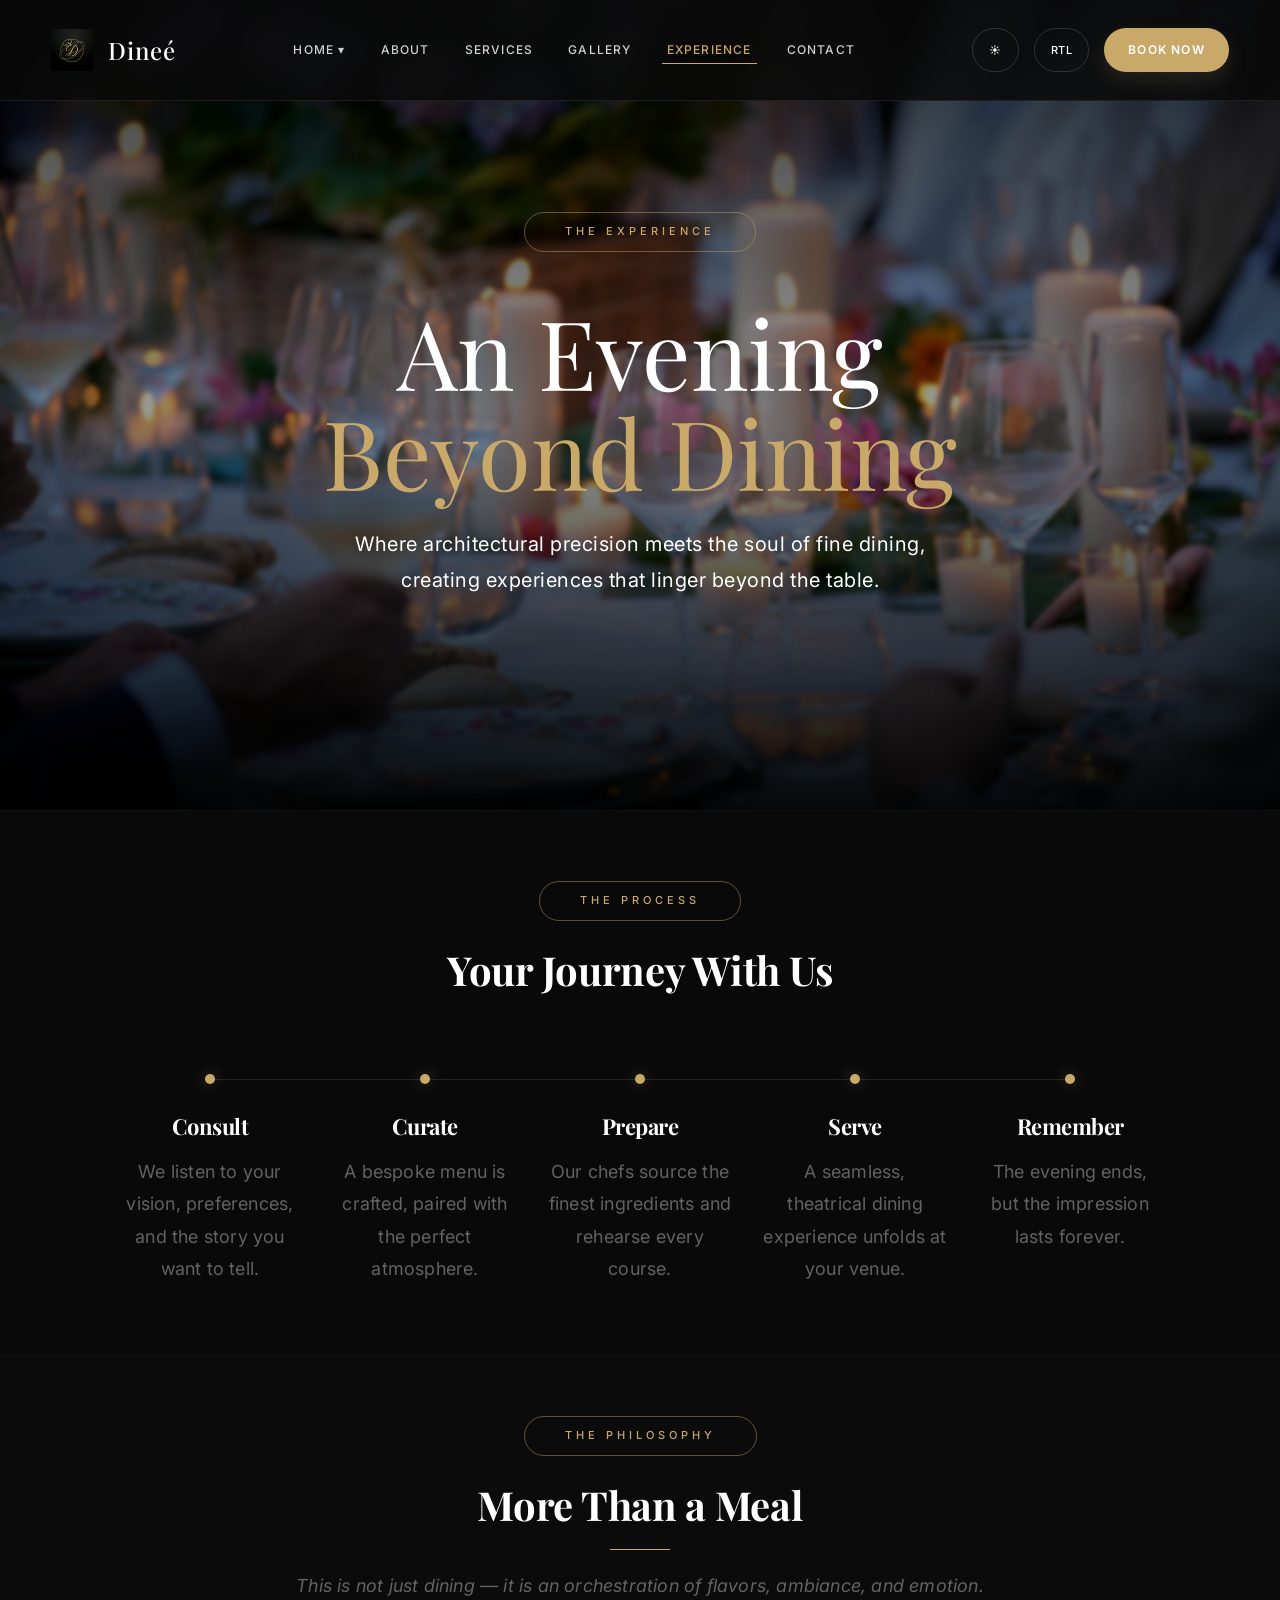
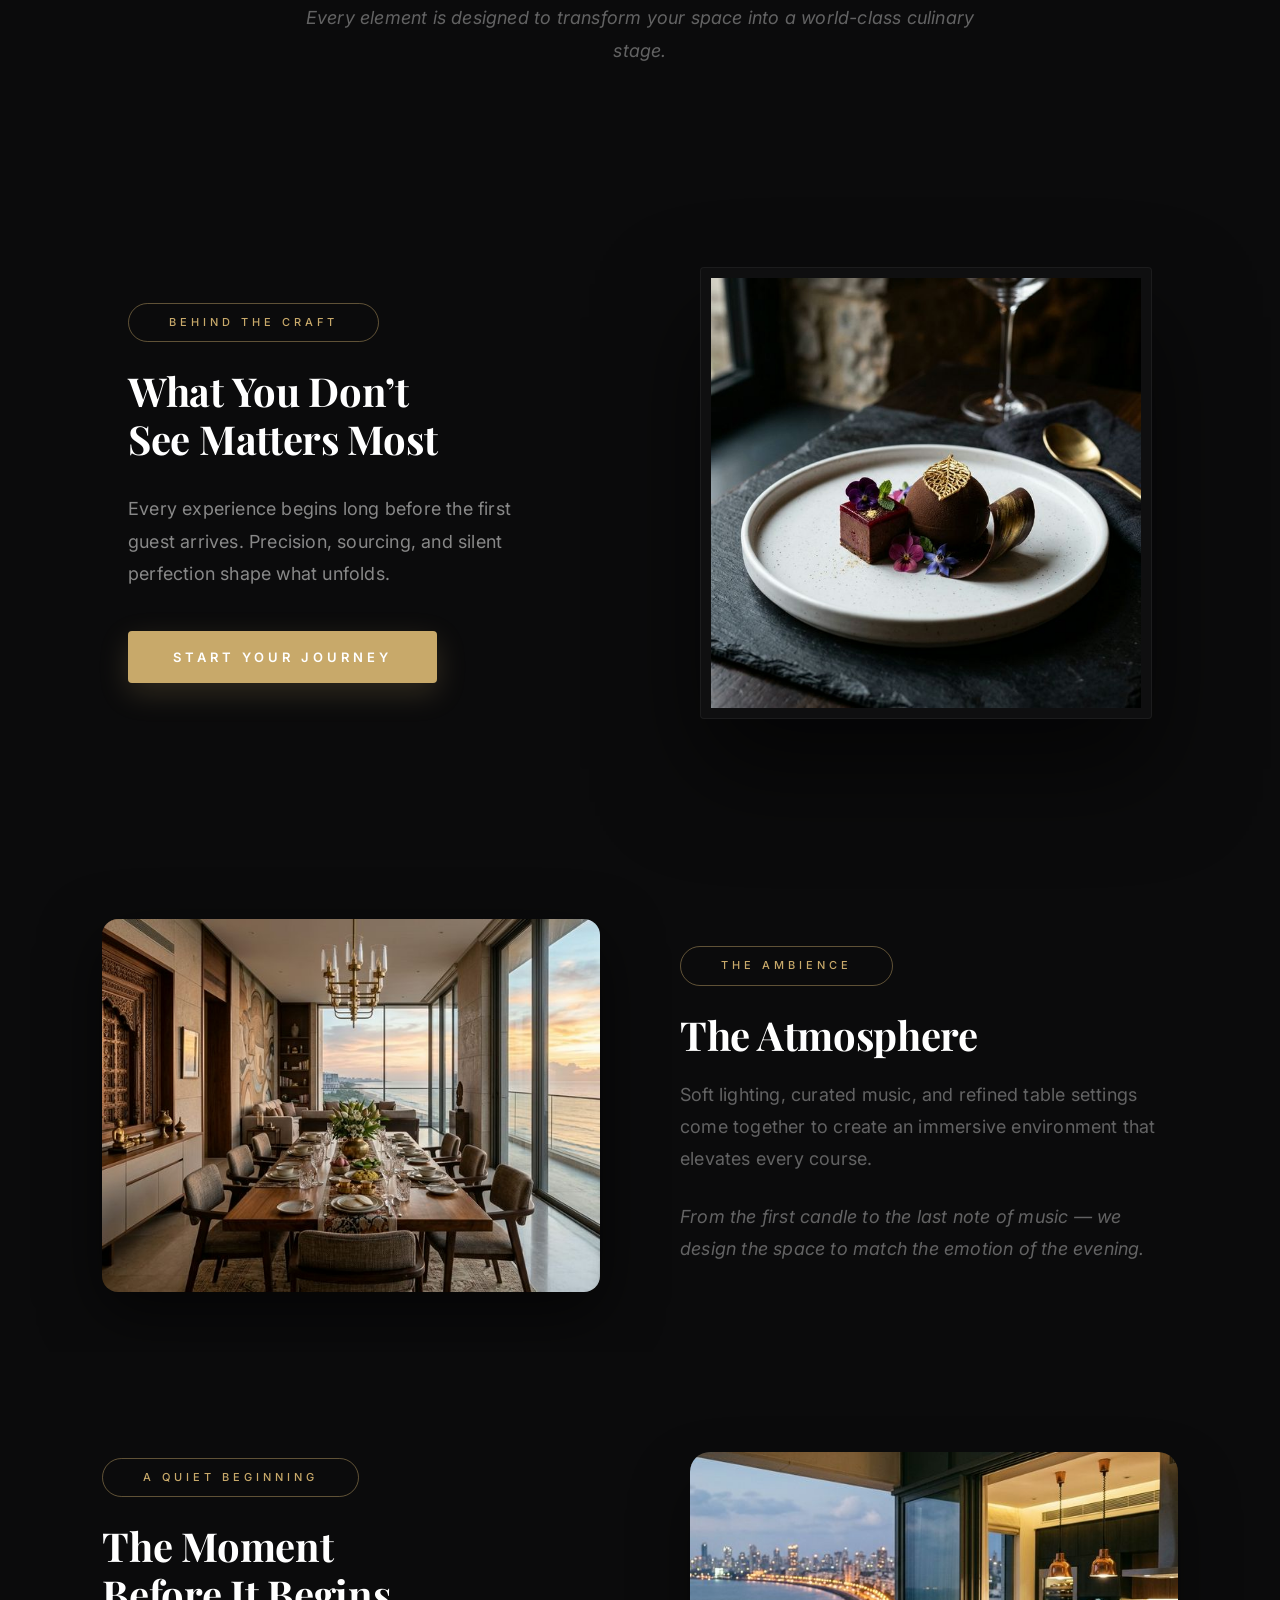
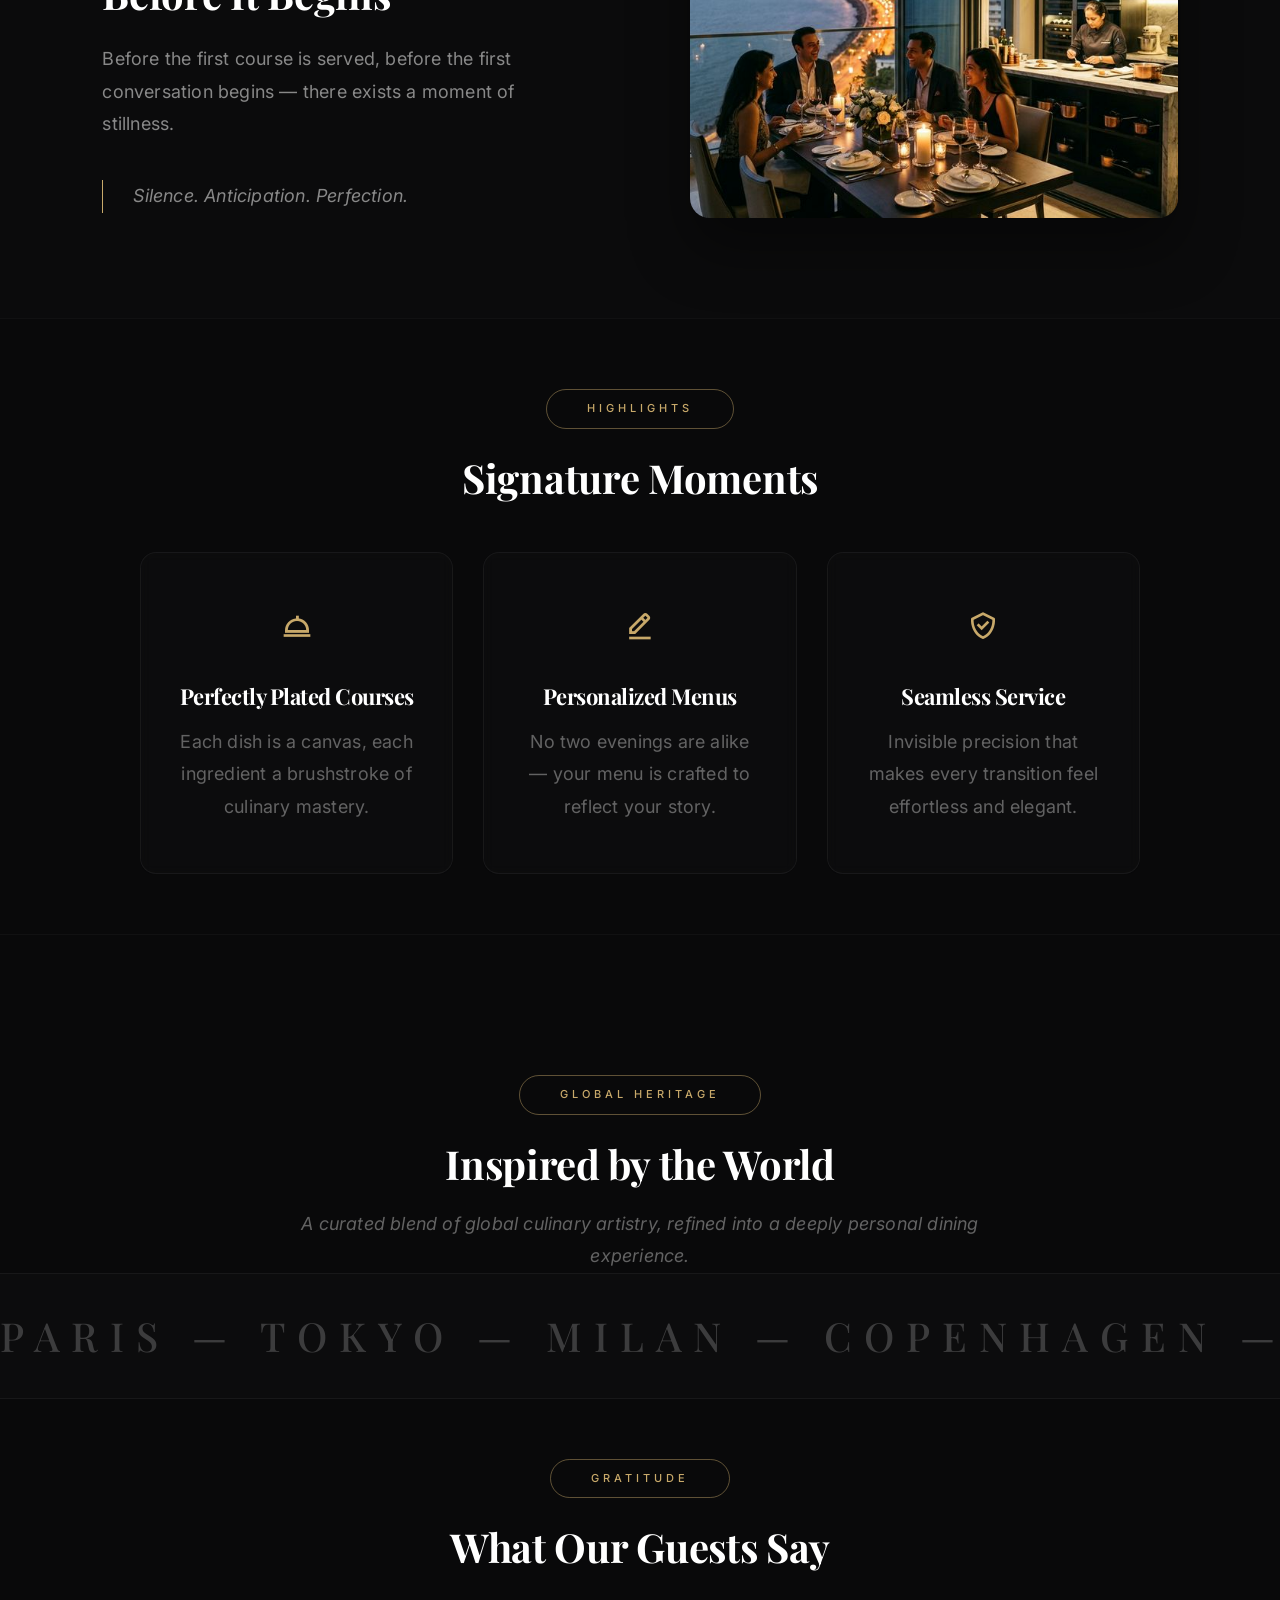
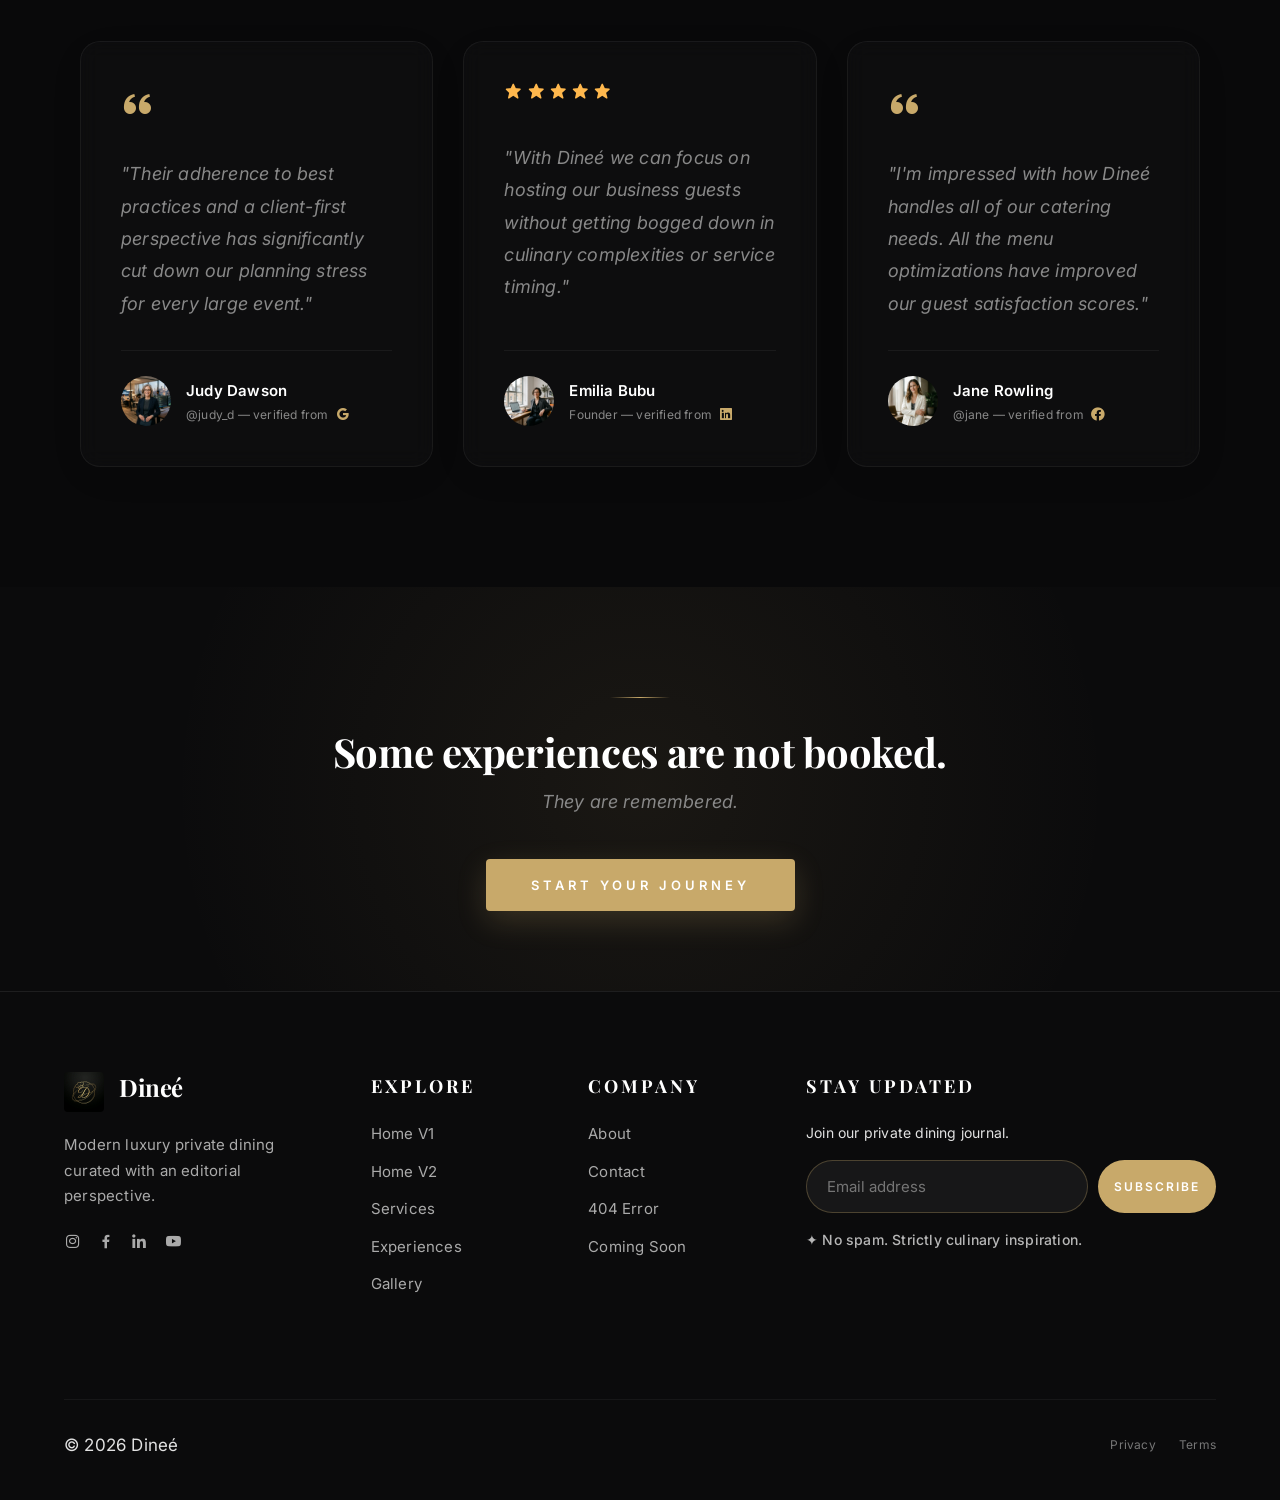
<file: pages/experience.html>
<!DOCTYPE html>
<html lang="en">

<head>
    <meta charset="UTF-8">
    <meta name="viewport" content="width=device-width, initial-scale=1.0">
    <title>Experience | Dineé - An Evening Beyond Dining</title>
    <meta name="description"
        content="Discover the Dineé experience — a curated journey from consultation to an unforgettable culinary evening.">
    <link rel="icon" type="image/png" href="../assets/images/logo.png">
    <link rel="preconnect" href="https://fonts.googleapis.com">
    <link
        href="https://fonts.googleapis.com/css2?family=Playfair+Display:ital,wght@0,400..900;1,400..900&family=Inter:wght@300;400;500;600&display=swap"
        rel="stylesheet">
    <link rel="stylesheet" href="https://cdnjs.cloudflare.com/ajax/libs/font-awesome/6.4.2/css/all.min.css">
    <link href='https://unpkg.com/boxicons@2.1.4/css/boxicons.min.css' rel='stylesheet'>
    <link rel="stylesheet" href="../assets/css/style.css?v=28">
    <link rel="stylesheet" href="../assets/css/experience.css">
</head>

<body class="experience-page">

    <div id="navbar"></div>

    <!-- ===== 1. HERO (CINEMATIC ENTRY UPGRADE) ===== -->
    <section class="experience-hero">
        <div class="experience-hero-content">
            <span class="experience-label pill-label">The Experience</span>
            <h1 class="experience-title">
                <span>An Evening</span><br>
                <span class="highlight">Beyond Dining</span>
            </h1>
            <p class="experience-desc">
                Where architectural precision meets the soul of fine dining, creating experiences that linger beyond the table.
            </p>
        </div>
    </section>

    <!-- ===== 2. THE JOURNEY (PROCESS FIRST) ===== -->
    <section class="exp-journey-section">
        <span class="tag reveal">The Process</span>
        <h2 class="reveal">Your Journey With Us</h2>
        <div class="exp-journey reveal">
            <div class="step">
                <div class="step-dot"></div>
                <h3>Consult</h3>
                <p>We listen to your vision, preferences, and the story you want to tell.</p>
            </div>
            <div class="step">
                <div class="step-dot"></div>
                <h3>Curate</h3>
                <p>A bespoke menu is crafted, paired with the perfect atmosphere.</p>
            </div>
            <div class="step">
                <div class="step-dot"></div>
                <h3>Prepare</h3>
                <p>Our chefs source the finest ingredients and rehearse every course.</p>
            </div>
            <div class="step">
                <div class="step-dot"></div>
                <h3>Serve</h3>
                <p>A seamless, theatrical dining experience unfolds at your venue.</p>
            </div>
            <div class="step">
                <div class="step-dot"></div>
                <h3>Remember</h3>
                <p>The evening ends, but the impression lasts forever.</p>
            </div>
        </div>
    </section>

    <!-- ===== 3. EXPERIENCE INTRO (PHILOSOPHY AFTER) ===== -->
    <section class="exp-intro reveal">
        <span class="tag">The Philosophy</span>
        <h2>More Than a Meal</h2>
        <div class="intro-divider"></div>
        <p>This is not just dining — it is an orchestration of flavors, ambiance, and emotion. Every element is designed
            to transform your space into a world-class culinary stage.</p>
    </section>

    <!-- ===== 4. BEHIND THE CRAFT (EDITORIAL STICKY) ===== -->
    <section class="craft-section">
        <div class="craft-container">
            <!-- LEFT (STICKY TEXT) -->
            <div class="craft-text">
                <span class="tag">Behind The Craft</span>
                <h2>What You Don’t <br>See Matters Most</h2>
                <p>Every experience begins long before the first guest arrives. Precision, sourcing, and silent
                    perfection shape what unfolds.</p>
                <a href="../pages/contact.html" class="final-btn" style="margin-top: 40px; text-decoration: none;">Start Your Journey</a>
            </div>

            <!-- RIGHT (CINEMATIC FOCUS) -->
            <div class="craft-images">
                <img src="../assets/images/experience/Behind The Craft pic - 01.png" alt="Sourcing Ingredients"
                    class="reveal">
            </div>
        </div>
    </section>

    <!-- ===== 4. ATMOSPHERE ===== -->
    <section class="exp-atmosphere reveal">
        <div class="atmos-image">
            <img src="../assets/images/experience/The Ambience.png" alt="Luxury Dining Atmosphere">
        </div>
        <div class="atmos-content">
            <span class="tag">The Ambience</span>
            <h2>The Atmosphere</h2>
            <p>Soft lighting, curated music, and refined table settings come together to create an immersive environment
                that elevates every course.</p>
            <p class="secondary">From the first candle to the last note of music — we design the space to match the
                emotion of the evening.</p>
        </div>
    </section>

    <!-- ===== 6. THE MOMENT BEFORE (EDITORIAL SPLIT) ===== -->
    <section class="exp-moment-redesign">
        <div class="moment-left">
            <span class="tag">A Quiet Beginning</span>
            <h2>The Moment <br> Before It Begins</h2>
            <p>Before the first course is served, before the first conversation begins — there exists a moment of
                stillness.</p>
            <p class="highlight">Silence. Anticipation. Perfection.</p>
        </div>
        <div class="moment-right reveal">
            <img src="../assets/images/experience/A Quiet Beginning.png" alt="Silence before dinner" class="reveal">
        </div>
    </section>

    <!-- ===== 5. SIGNATURE MOMENTS ===== -->
    <section class="exp-moments">
        <span class="tag reveal">Highlights</span>
        <h2 class="reveal">Signature Moments</h2>
        <div class="moments-grid">
            <div class="moment-card reveal">
                <div class="moment-icon"><i class="bx bx-dish"></i></div>
                <h3>Perfectly Plated Courses</h3>
                <p>Each dish is a canvas, each ingredient a brushstroke of culinary mastery.</p>
            </div>
            <div class="moment-card reveal">
                <div class="moment-icon"><i class="bx bx-edit-alt"></i></div>
                <h3>Personalized Menus</h3>
                <p>No two evenings are alike — your menu is crafted to reflect your story.</p>
            </div>
            <div class="moment-card reveal">
                <div class="moment-icon"><i class="bx bx-check-shield"></i></div>
                <h3>Seamless Service</h3>
                <p>Invisible precision that makes every transition feel effortless and elegant.</p>
            </div>
        </div>
    </section>

    <!-- ===== 8. GLOBAL INSPIRATION (MARQUEE) ===== -->
    <section class="exp-global-modern reveal">
        <div class="global-content">
            <span class="tag">Global Heritage</span>
            <h2>Inspired by the World</h2>
            <p>A curated blend of global culinary artistry, refined into a deeply personal dining experience.</p>
        </div>
        <div class="marquee">
            <div class="track">
                PARIS — TOKYO — MILAN — COPENHAGEN — DUBAI — NEW YORK — PARIS — TOKYO — MILAN — COPENHAGEN — DUBAI — NEW
                YORK
            </div>
        </div>
    </section>

    <!-- ===== 6. CLIENT EXPERIENCE (SOCIAL PROOF GRID UPGRADE) ===== -->
    <section class="exp-testimonial reveal">
        <div class="testimonial-container">
            <div class="testimonial-header">
                <span class="tag">Gratitude</span>
                <h2>What Our Guests Say</h2>
            </div>
            
            <div class="testimonial-grid-modern">
                <!-- CARD 1 -->
                <div class="testimonial-card-v2">
                    <div class="card-quote"><i class='bx bxs-quote-alt-left'></i></div>
                    <p class="card-text">"Their adherence to best practices and a client-first perspective has significantly cut down our planning stress for every large event."</p>
                    <div class="card-footer">
                        <div class="author-info">
                            <img src="../assets/images/home v1/Judy Dawson.png" alt="Judy Dawson">
                            <div class="author-details">
                                <span class="name">Judy Dawson</span>
                                <span class="handle">@judy_d — verified from <i class='bx bxl-google'></i></span>
                            </div>
                        </div>
                    </div>
                </div>

                <!-- CARD 2 -->
                <div class="testimonial-card-v2">
                    <div class="card-stars">
                        <i class='bx bxs-star'></i>
                        <i class='bx bxs-star'></i>
                        <i class='bx bxs-star'></i>
                        <i class='bx bxs-star'></i>
                        <i class='bx bxs-star'></i>
                    </div>
                    <p class="card-text">"With Dineé we can focus on hosting our business guests without getting bogged down in culinary complexities or service timing."</p>
                    <div class="card-footer">
                        <div class="author-info">
                            <img src="../assets/images/home v1/Emilia Bubu.png" alt="Emilia Bubu">
                            <div class="author-details">
                                <span class="name">Emilia Bubu</span>
                                <span class="handle">Founder — verified from <i class='bx bxl-linkedin-square'></i></span>
                            </div>
                        </div>
                    </div>
                </div>

                <!-- CARD 3 -->
                <div class="testimonial-card-v2">
                    <div class="card-quote"><i class='bx bxs-quote-alt-left'></i></div>
                    <p class="card-text">"I'm impressed with how Dineé handles all of our catering needs. All the menu optimizations have improved our guest satisfaction scores."</p>
                    <div class="card-footer">
                        <div class="author-info">
                            <img src="../assets/images/home v1/Jane Rowling.png" alt="Jane Rowling">
                            <div class="author-details">
                                <span class="name">Jane Rowling</span>
                                <span class="handle">@jane — verified from <i class='bx bxl-facebook-circle'></i></span>
                            </div>
                        </div>
                    </div>
                </div>
            </div>
        </div>
    </section>

    <!-- ===== 7. FINAL IMPRESSION ===== -->
    <section class="exp-final reveal">
        <div class="final-line"></div>
        <h2>Some experiences are not booked.</h2>
        <p>They are remembered.</p>
        <a href="../pages/contact.html" class="final-btn">Start Your Journey</a>
    </section>

    <!-- Footer Container (Loaded via JS) -->
    <div id="footer"></div>

    <script src="../assets/js/main.js"></script>
    <script>
        document.addEventListener("DOMContentLoaded", () => {
            // Scroll Reveal
            const revealElements = document.querySelectorAll(".reveal");
            const observer = new IntersectionObserver((entries) => {
                entries.forEach(entry => {
                    if (entry.isIntersecting) {
                        entry.target.classList.add("revealed");
                        observer.unobserve(entry.target);
                    }
                });
            }, { threshold: 0.15 });
            revealElements.forEach(el => observer.observe(el));

            // Parallax Cinematic Hero
            window.addEventListener("scroll", () => {
                const hero = document.querySelector(".experience-hero");
                if (hero) {
                    let offset = window.scrollY;
                    hero.style.backgroundPositionY = offset * 0.4 + "px";
                }
            });
        });
    </script>
</body>
</html>
</file>
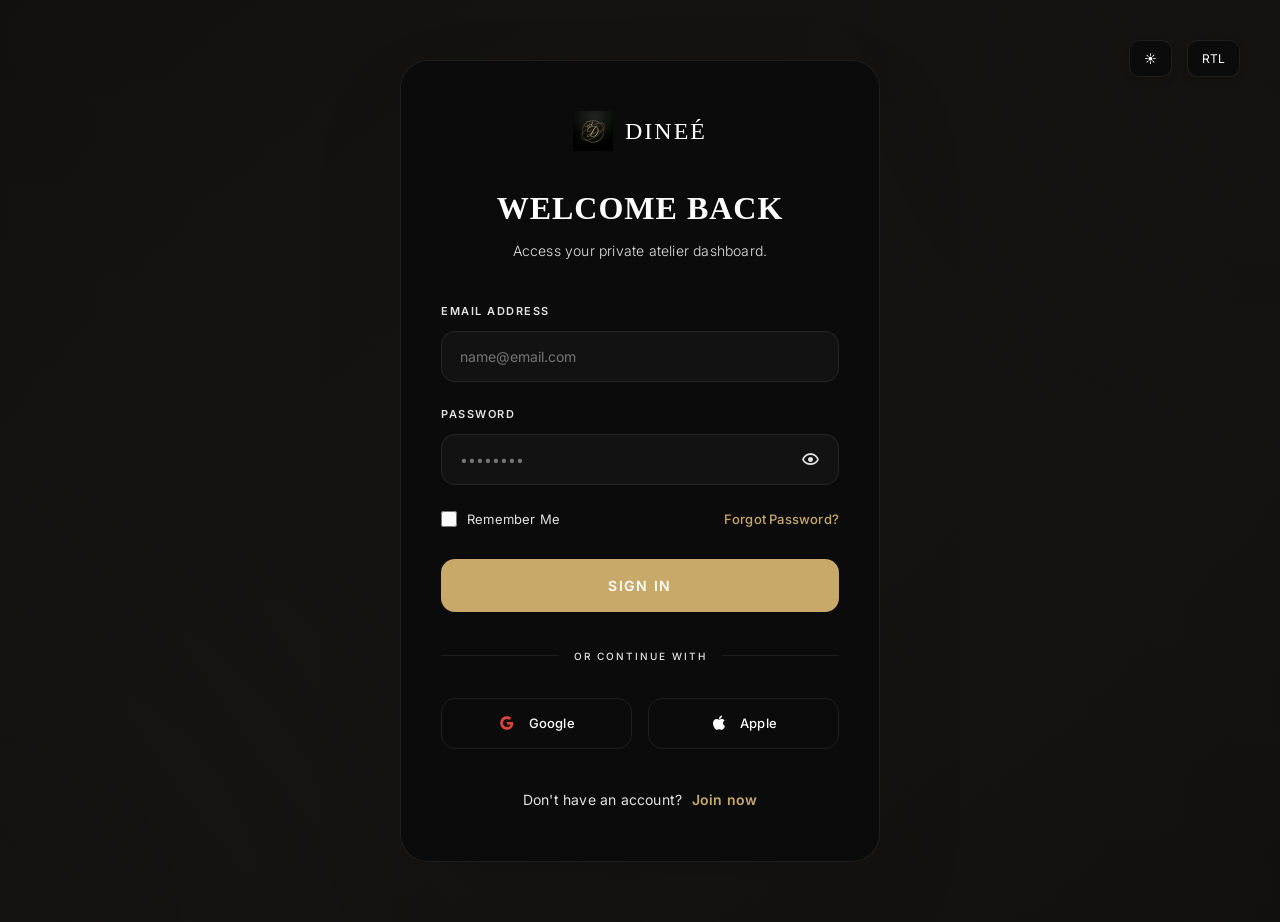
<file: pages/login.html>
<!DOCTYPE html>
<html lang="en">
<head>
    <meta charset="UTF-8">
    <meta name="viewport" content="width=device-width, initial-scale=1.0">
    <title>Login | Dineé</title>
    <link rel="icon" type="image/png" href="../assets/images/logo.png">
    <link rel="preconnect" href="https://fonts.googleapis.com">
    <link href="https://fonts.googleapis.com/css2?family=Cormorant+Garamond:wght@400;600&family=Inter:wght@300;400;500;600&display=swap" rel="stylesheet">
    <link href='https://unpkg.com/boxicons@2.1.4/css/boxicons.min.css' rel='stylesheet'>
    <link rel="stylesheet" href="../assets/css/style.css">
    <link rel="stylesheet" href="../assets/css/auth.css">
</head>
<body>

    <main class="auth-page">
        <!-- Top Actions -->
        <div class="auth-actions">
            <button id="theme-toggle" title="Toggle Theme">☀️</button>
            <button id="rtl-toggle" title="Toggle Direction">RTL</button>
        </div>

        <div class="auth-card">
            <a href="../index.html" class="auth-logo">
                <img src="../assets/images/logo.png" alt="Dineé Logo">
                <span class="brand">Dineé</span>
            </a>

            <div class="auth-header">
                <h1>Welcome Back</h1>
                <p>Access your private atelier dashboard.</p>
            </div>

            <form class="auth-form" onsubmit="event.preventDefault();">
                <div class="form-group">
                    <label for="email">Email Address</label>
                    <div class="input-wrapper">
                        <input type="email" id="email" placeholder="name@email.com" required>
                    </div>
                </div>

                <div class="form-group">
                    <label for="password">Password</label>
                    <div class="input-wrapper">
                        <input type="password" id="password" placeholder="••••••••" required>
                        <span class="toggle-password"><i class='bx bx-show'></i></span>
                    </div>
                </div>

                <div class="form-utils">
                    <label class="checkbox-group">
                        <input type="checkbox">
                        Remember Me
                    </label>
                    <a href="#" class="forgot-link">Forgot Password?</a>
                </div>

                <button type="submit" class="auth-btn">Sign In</button>

                <div class="auth-divider">
                    <span>Or Continue With</span>
                </div>

                <div class="social-auth">
                    <a href="#" class="social-btn">
                        <i class='bx bxl-google' style="color: #DB4437;"></i>
                        Google
                    </a>
                    <a href="#" class="social-btn">
                        <i class='bx bxl-apple'></i>
                        Apple
                    </a>
                </div>

                <div class="auth-footer">
                    Don't have an account? <a href="signup.html">Join now</a>
                </div>
            </form>
        </div>
    </main>

    <script src="../assets/js/main.js"></script>
    <script>
        // Password visibility toggle
        document.querySelector('.toggle-password').addEventListener('click', function() {
            const input = this.previousElementSibling;
            const icon = this.querySelector('i');
            if (input.type === 'password') {
                input.type = 'text';
                icon.className = 'bx bx-hide';
            } else {
                input.type = 'password';
                icon.className = 'bx bx-show';
            }
        });

        // Initialize toggles manually since no navbar is loaded
        document.addEventListener('DOMContentLoaded', () => {
            if (typeof initThemeToggle === 'function') initThemeToggle();
            if (typeof initRtlToggle === 'function') initRtlToggle();
        });
    </script>
</body>
</html>
</file>
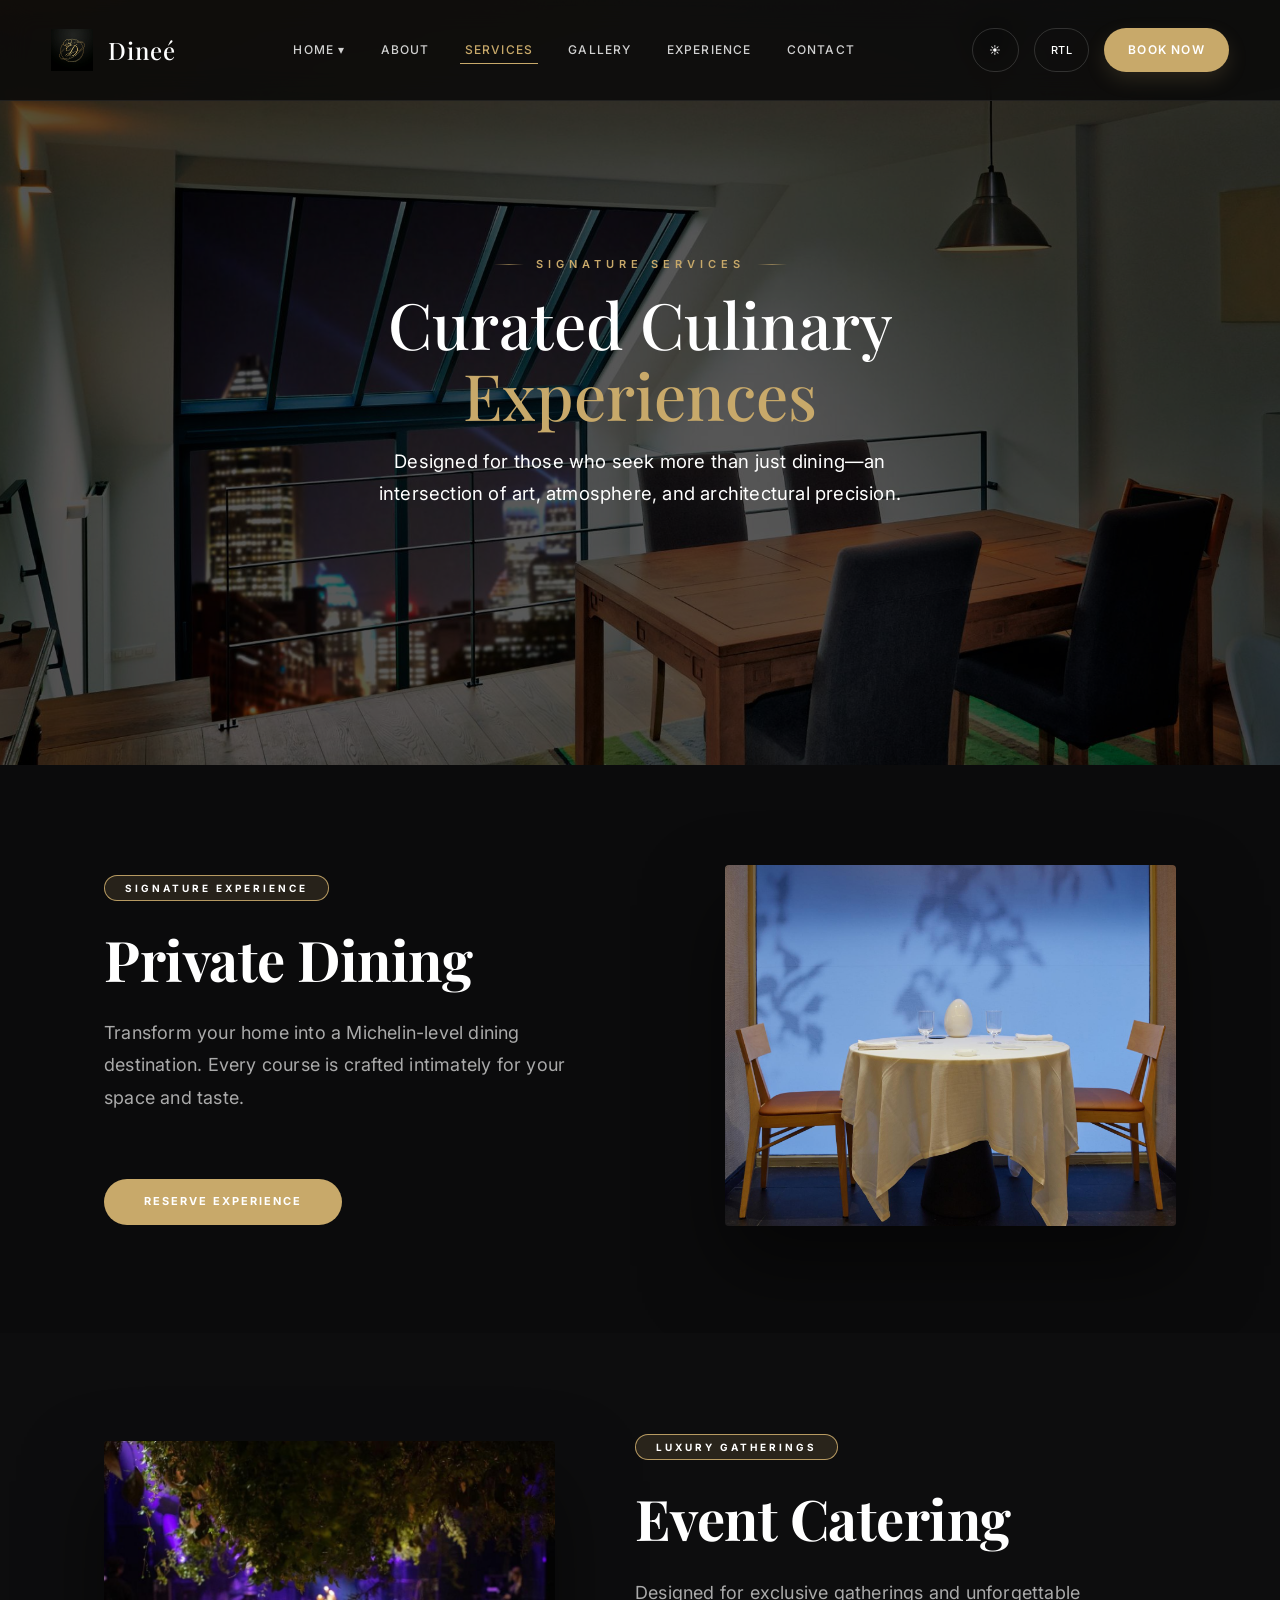
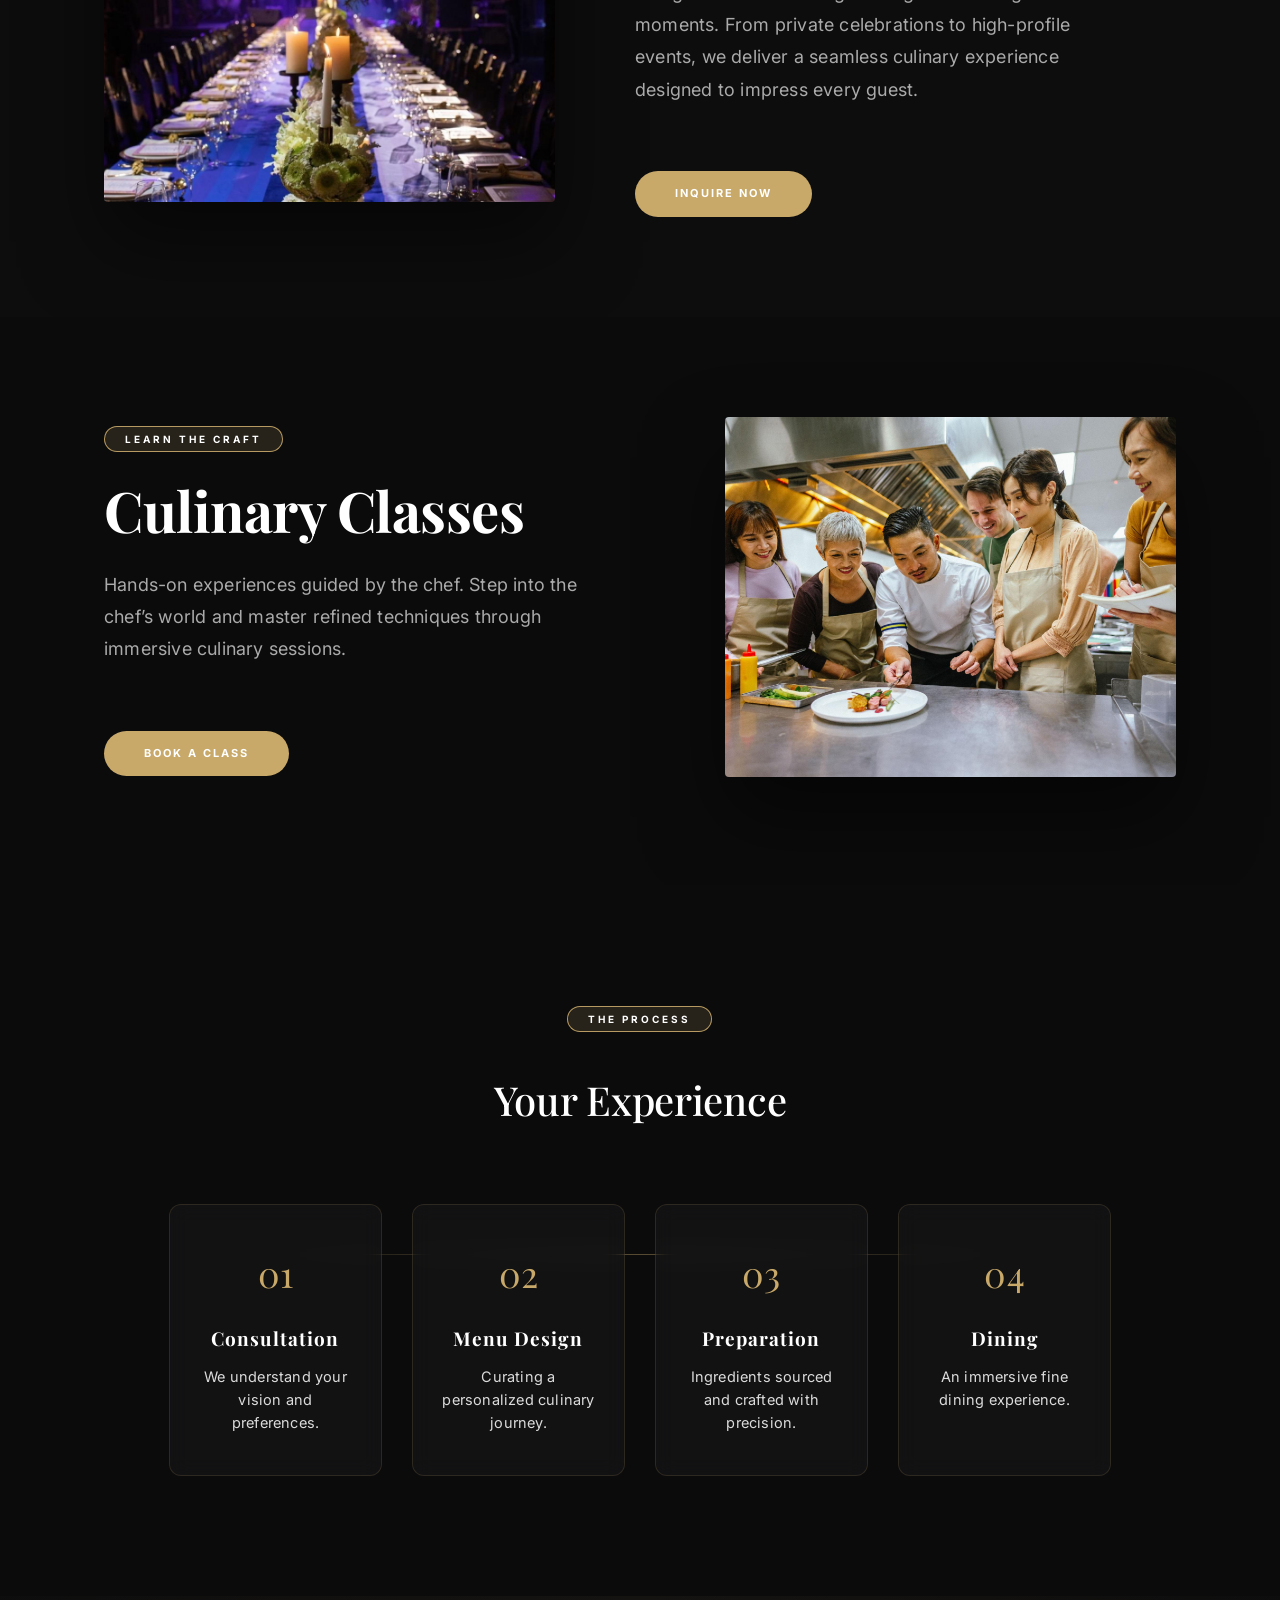
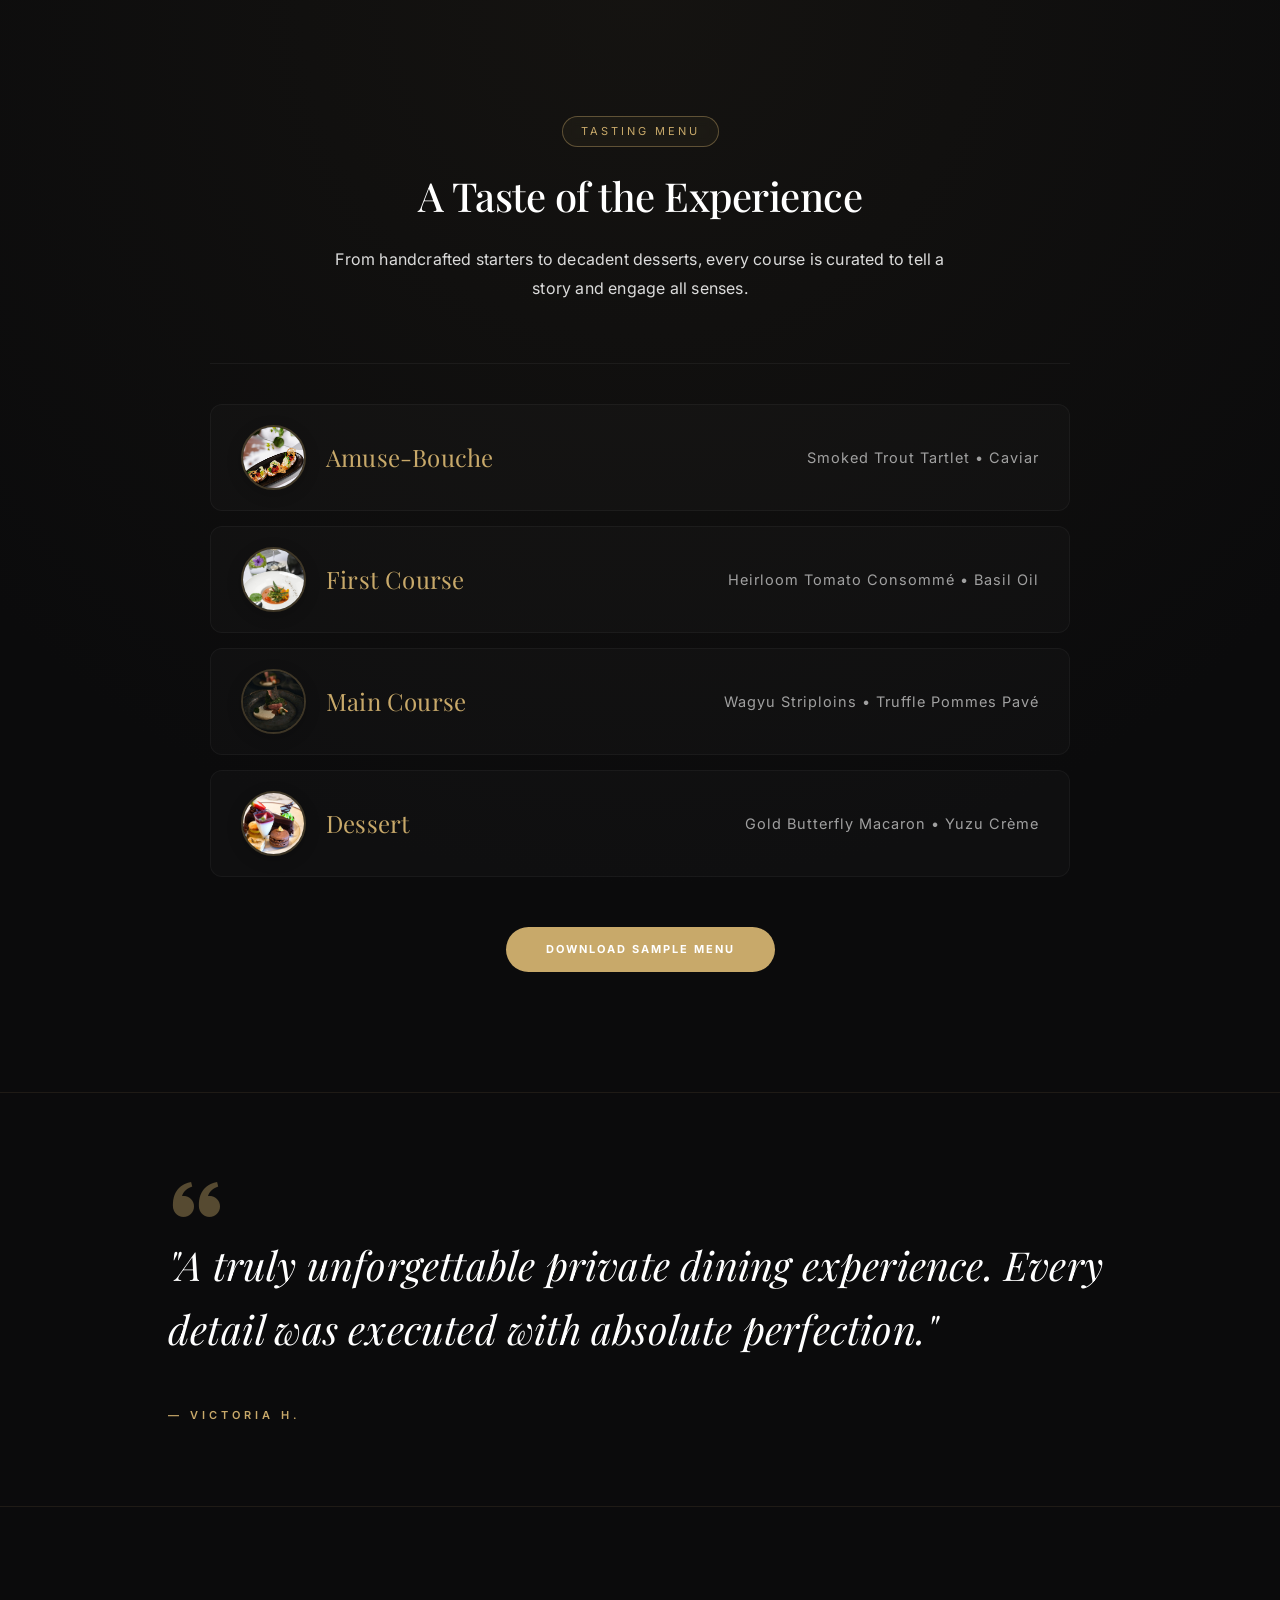
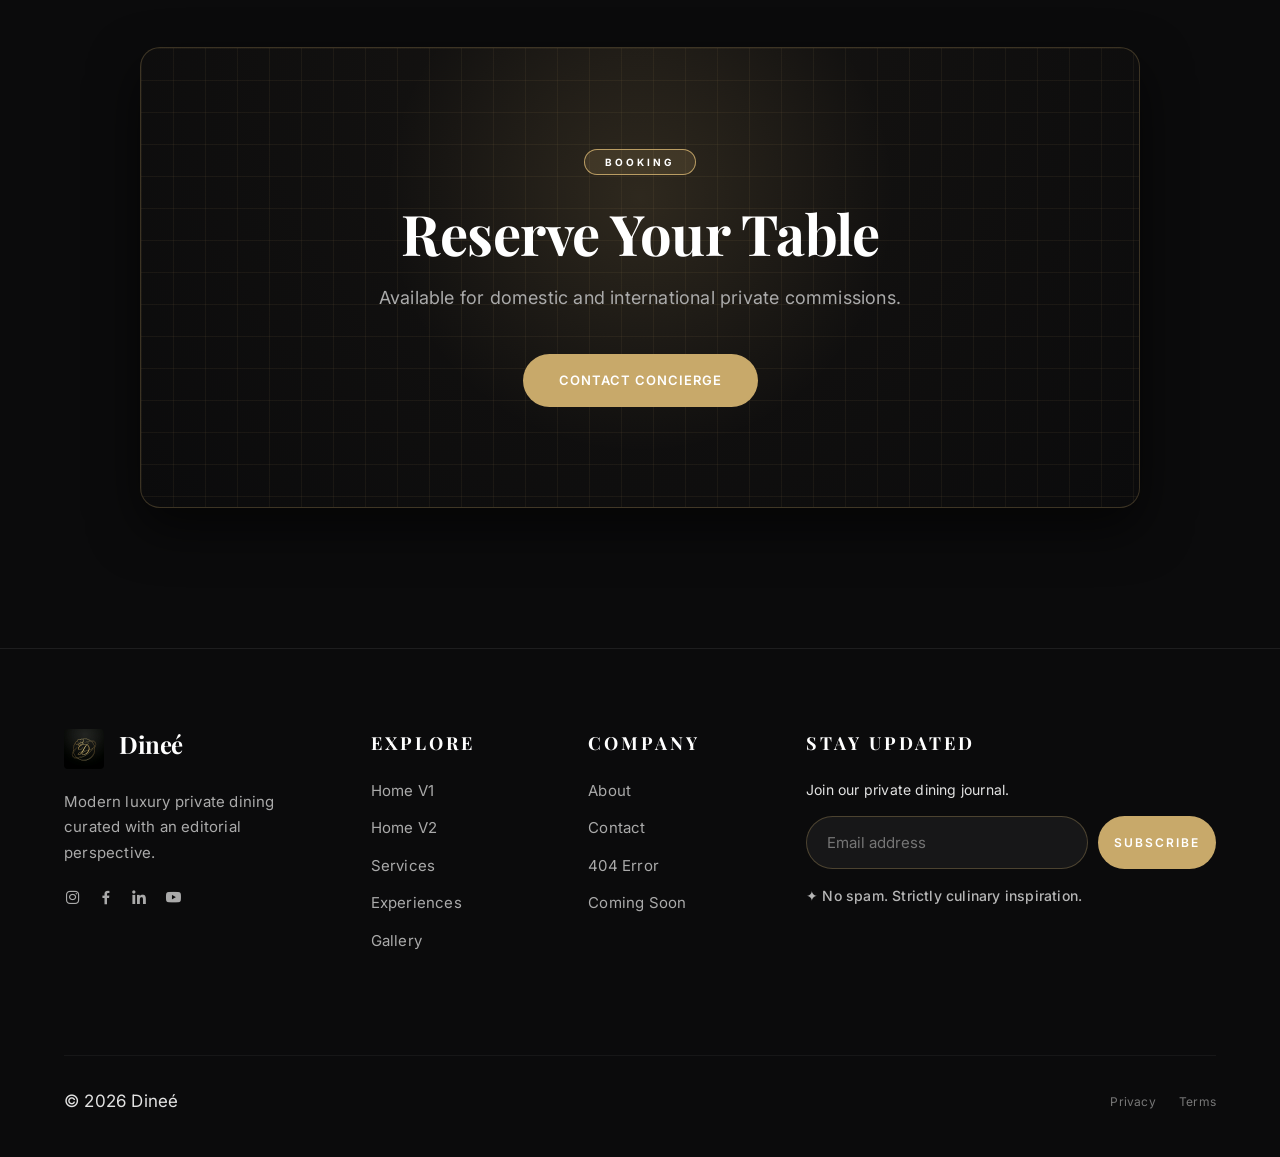
<file: pages/services.html>
<!DOCTYPE html>
<html lang="en">
<head>
    <meta charset="UTF-8">
    <meta name="viewport" content="width=device-width, initial-scale=1.0">
    <title>Services | Dineé - Curated Culinary Experiences</title>
    <link rel="icon" type="image/png" href="../assets/images/logo.png">
    <link rel="preconnect" href="https://fonts.googleapis.com">
    <link href="https://fonts.googleapis.com/css2?family=Playfair+Display:ital,wght@0,400..900;1,400..900&family=Inter:wght@300;400;500;600&display=swap" rel="stylesheet">
    <link rel="stylesheet" href="https://cdnjs.cloudflare.com/ajax/libs/font-awesome/6.4.2/css/all.min.css">
    <link href='https://unpkg.com/boxicons@2.1.4/css/boxicons.min.css' rel='stylesheet'>
    <link rel="stylesheet" href="../assets/css/style.css?v=11">
    <link rel="stylesheet" href="../assets/css/services.css">
</head>
<body class="services-page">
    
    <div id="navbar"></div>

    <!-- ===== SECTION 1: SERVICES HERO (FINAL CINEMATIC) ===== -->
    <section class="services-hero">
      <div class="hero-content">
        <span class="hero-label">Signature Services</span>
        
        <h1 class="hero-title">
          <span class="primary">Curated Culinary</span><br>
          <span class="secondary">Experiences</span>
        </h1>
        
        <p class="hero-desc">
          Designed for those who seek more than just dining—an intersection of art, atmosphere, and architectural precision.
        </p>
      </div>
    </section>

    <!-- ===== SIGNATURE EXPERIENCE 1: PRIVATE DINING ===== -->
    <section class="signature">
        <div class="signature-container">
            <div class="signature-content">
                <span class="tag">Signature Experience</span>
                <h2>Private Dining</h2>
                <p>
                    Transform your home into a Michelin-level dining destination.
                    Every course is crafted intimately for your space and taste.
                </p>
                <a href="../pages/contact.html" class="btn-outline" style="margin-top: 25px;">Reserve Experience</a>
            </div>
            <div class="signature-image">
                <img src="../assets/images/services/Private Dining.jpg" alt="Private Dining">
            </div>
        </div>
    </section>

    <!-- ===== SIGNATURE EXPERIENCE 2: EVENT CATERING (REVERSE) ===== -->
    <section class="signature reverse">
        <div class="signature-container">
            <div class="signature-content">
                <span class="tag">Luxury Gatherings</span>
                <h2>Event Catering</h2>
                <p>Designed for exclusive gatherings and unforgettable moments. From private celebrations to high-profile events, we deliver a seamless culinary experience designed to impress every guest.</p>
                <a href="../pages/contact.html" class="btn-outline" style="margin-top: 25px;">Inquire Now</a>
            </div>
            <div class="signature-image">
                <img src="../assets/images/services/Event Catering.jpg" alt="Event Catering">
            </div>
        </div>
    </section>

    <!-- ===== SIGNATURE EXPERIENCE 3: CULINARY CLASSES ===== -->
    <section class="signature">
        <div class="signature-container">
            <div class="signature-content">
                <span class="tag">Learn the Craft</span>
                <h2>Culinary Classes</h2>
                <p>Hands-on experiences guided by the chef. Step into the chef’s world and master refined techniques through immersive culinary sessions.</p>
                <a href="../pages/contact.html" class="btn-outline" style="margin-top: 25px;">Book a Class</a>
            </div>
            <div class="signature-image">
                <img src="../assets/images/services/Culinary Classes.jpg" alt="Culinary Classes">
            </div>
        </div>
    </section>

    <!-- ===== SECTION 4: GUIDED EXPERIENCE TIMELINE (SaaS PREMIUM UPGRADE) ===== -->
    <section class="experience-flow">
        <div class="container">
      
            <span class="tag">The Process</span>
            <h2 class="section-title">Your Experience</h2>
      
            <div class="flow-wrapper">
      
                <div class="flow-line"></div>
        
                <div class="flow-card">
                    <div class="step">01</div>
                    <h4>Consultation</h4>
                    <p>We understand your vision and preferences.</p>
                </div>
        
                <div class="flow-card">
                    <div class="step">02</div>
                    <h4>Menu Design</h4>
                    <p>Curating a personalized culinary journey.</p>
                </div>
        
                <div class="flow-card">
                    <div class="step">03</div>
                    <h4>Preparation</h4>
                    <p>Ingredients sourced and crafted with precision.</p>
                </div>
        
                <div class="flow-card">
                    <div class="step">04</div>
                    <h4>Dining</h4>
                    <p>An immersive fine dining experience.</p>
                </div>
        
            </div>
      
        </div>
    </section>

    <!-- ===== SECTION 5: INTERACTIVE TASTING EXPERIENCE ===== -->
    <section class="sample-experience">
        <div class="container">
            <div class="sample-content">
                <span class="sample-label">Tasting Menu</span>
                <h2 class="section-title">A Taste of the Experience</h2>
                <p>From handcrafted starters to decadent desserts, every course is curated to tell a story and engage all senses.</p>

                <div class="sample-list">
                    <div class="sample-item">
                        <div class="sample-item-left">
                            <img src="../assets/images/services/Amuse-Bouche.jpg" alt="Amuse-Bouche" class="sample-img">
                            <div class="course">Amuse-Bouche</div>
                        </div>
                        <div class="dish">Smoked Trout Tartlet • Caviar</div>
                    </div>

                    <div class="sample-item">
                        <div class="sample-item-left">
                            <img src="../assets/images/services/First Course.jpg" alt="First Course" class="sample-img">
                            <div class="course">First Course</div>
                        </div>
                        <div class="dish">Heirloom Tomato Consommé • Basil Oil</div>
                    </div>

                    <div class="sample-item">
                        <div class="sample-item-left">
                            <img src="../assets/images/services/Main Course.jpg" alt="Main Course" class="sample-img">
                            <div class="course">Main Course</div>
                        </div>
                        <div class="dish">Wagyu Striploins • Truffle Pommes Pavé</div>
                    </div>

                    <div class="sample-item">
                        <div class="sample-item-left">
                            <img src="../assets/images/services/Dessert.jpg" alt="Dessert" class="sample-img">
                            <div class="course">Dessert</div>
                        </div>
                        <div class="dish">Gold Butterfly Macaron • Yuzu Crème</div>
                    </div>
                </div>

                <div class="sample-cta">
                    <a href="#" class="btn-outline">Download Sample Menu</a>
                </div>
            </div>
        </div>
    </section>

    <!-- ===== SECTION 6: TESTIMONIALS ===== -->
    <section class="services-testimonials">
        <div class="testimonial-container">
            <i class='bx bxs-quote-alt-left quote-icon'></i>
            <div class="testimonial-content">
                <p class="testimonial-text">"A truly unforgettable private dining experience. Every detail was executed with absolute perfection."</p>
                <span class="testimonial-author">— Victoria H.</span>
            </div>
        </div>
    </section>

    <!-- ===== SECTION 7: FINAL CTA ===== -->
    <section class="about-cta">
        <div class="cta-card services-variant">
            <div class="cta-glow"></div>
            <div class="cta-pattern"></div>
            <span class="tag">Booking</span>
            <h2>Reserve Your Table</h2>
            <p>Available for domestic and international private commissions.</p>
            <a href="../pages/contact.html" class="btn-primary">Contact Concierge</a>
        </div>
    </section>

    <!-- Footer Container (Loaded via JS) -->
    <div id="footer"></div>

    <!-- Parallax Flow Script -->
    <script>
      window.addEventListener("scroll", () => {
        const hero = document.querySelector(".services-hero");
        if (hero) {
          let offset = window.scrollY;
          hero.style.backgroundPositionY = offset * 0.3 + "px";
        }
      });
    </script>
    <script src="../assets/js/main.js"></script>
</body>
</html>
</file>
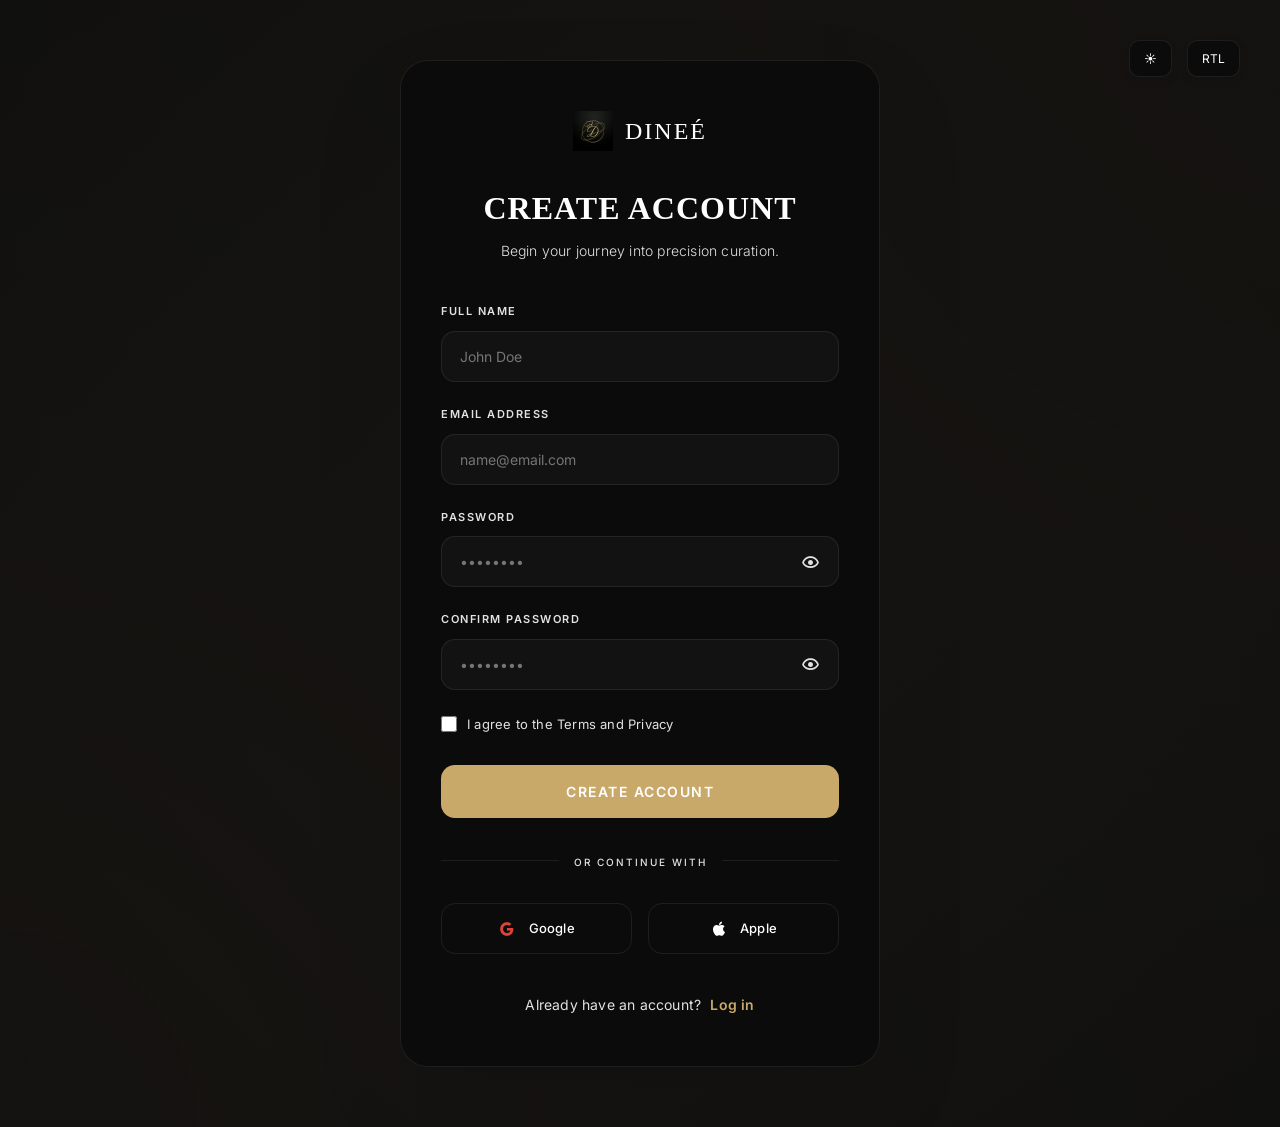
<file: pages/signup.html>
<!DOCTYPE html>
<html lang="en">
<head>
    <meta charset="UTF-8">
    <meta name="viewport" content="width=device-width, initial-scale=1.0">
    <title>Sign Up | Dineé</title>
    <link rel="icon" type="image/png" href="../assets/images/logo.png">
    <link rel="preconnect" href="https://fonts.googleapis.com">
    <link href="https://fonts.googleapis.com/css2?family=Cormorant+Garamond:wght@400;600&family=Inter:wght@300;400;500;600&display=swap" rel="stylesheet">
    <link href='https://unpkg.com/boxicons@2.1.4/css/boxicons.min.css' rel='stylesheet'>
    <link rel="stylesheet" href="../assets/css/style.css">
    <link rel="stylesheet" href="../assets/css/auth.css">
</head>
<body>

    <main class="auth-page">
        <!-- Top Actions -->
        <div class="auth-actions">
            <button id="theme-toggle" title="Toggle Theme">☀️</button>
            <button id="rtl-toggle" title="Toggle Direction">RTL</button>
        </div>

        <div class="auth-card">
            <a href="../index.html" class="auth-logo">
                <img src="../assets/images/logo.png" alt="Dineé Logo">
                <span class="brand">Dineé</span>
            </a>

            <div class="auth-header">
                <h1>Create Account</h1>
                <p>Begin your journey into precision curation.</p>
            </div>

            <form class="auth-form" onsubmit="event.preventDefault();">
                <div class="form-group">
                    <label for="name">Full Name</label>
                    <div class="input-wrapper">
                        <input type="text" id="name" placeholder="John Doe" required>
                    </div>
                </div>

                <div class="form-group">
                    <label for="email">Email Address</label>
                    <div class="input-wrapper">
                        <input type="email" id="email" placeholder="name@email.com" required>
                    </div>
                </div>

                <div class="form-group">
                    <label for="password">Password</label>
                    <div class="input-wrapper">
                        <input type="password" id="password" placeholder="••••••••" required>
                        <span class="toggle-password"><i class='bx bx-show'></i></span>
                    </div>
                </div>

                <div class="form-group">
                    <label for="confirm-password">Confirm Password</label>
                    <div class="input-wrapper">
                        <input type="password" id="confirm-password" placeholder="••••••••" required>
                        <span class="toggle-password"><i class='bx bx-show'></i></span>
                    </div>
                </div>

                <div class="form-utils">
                    <label class="checkbox-group">
                        <input type="checkbox" required>
                        I agree to the Terms and Privacy
                    </label>
                </div>

                <button type="submit" class="auth-btn">Create Account</button>

                <div class="auth-divider">
                    <span>Or Continue With</span>
                </div>

                <div class="social-auth">
                    <a href="#" class="social-btn">
                        <i class='bx bxl-google' style="color: #DB4437;"></i>
                        Google
                    </a>
                    <a href="#" class="social-btn">
                        <i class='bx bxl-apple'></i>
                        Apple
                    </a>
                </div>

                <div class="auth-footer">
                    Already have an account? <a href="login.html">Log in</a>
                </div>
            </form>
        </div>
    </main>

    <script src="../assets/js/main.js"></script>
    <script>
        // Password visibility toggle
        document.querySelectorAll('.toggle-password').forEach(toggle => {
            toggle.addEventListener('click', function() {
                const input = this.previousElementSibling;
                const icon = this.querySelector('i');
                if (input.type === 'password') {
                    input.type = 'text';
                    icon.className = 'bx bx-hide';
                } else {
                    input.type = 'password';
                    icon.className = 'bx bx-show';
                }
            });
        });

        // Initialize toggles manually since no navbar is loaded
        document.addEventListener('DOMContentLoaded', () => {
            if (typeof initThemeToggle === 'function') initThemeToggle();
            if (typeof initRtlToggle === 'function') initRtlToggle();
        });
    </script>
</body>
</html>
</file>
<file: assets/css/style.css>
/* ================= RESET ================= */
* {
  margin: 0;
  padding: 0;
  box-sizing: border-box;
  list-style: none; /* Globally remove all dots/bullets */
  font-family: inherit; /* Prevent random font overrides */
}

/* ================= VARIABLES ================= */
:root {
  --bg: #0F0F10;
  --surface: #18181B;
  --primary: #c8a96a; /* Luxury Gold */
  --text: #FAFAFA;
  --muted: #A1A1AA;
  --border: rgba(255,255,255,0.08); /* Minimal border */
  --font-heading: 'Playfair Display', serif;
  --font-body: 'Inter', sans-serif;

  /* Theme tokens */
  --bg-dark: #0b0b0c;
  --text-dark: #ffffff;
  --surface-dark: #111112;
  --muted-dark: #E2E2E2; /* High-intensity grey for maximum visibility */
  --border-dark: rgba(255,255,255,0.08);

  --bg-light: #f8f7f4;
  --text-light: #1a1a1a;
  --surface-light: #ffffff;
  --muted-light: #2D2D2D; /* High-intensity grey for maximum visibility */
  --border-light: rgba(0,0,0,0.08);

  /* Nav Constants */
  --nav-btn-height: 44px;
}

/* ================= GLOBAL RTL SUPPORT ================= */
html {
  transition: direction 0.4s cubic-bezier(0.2, 0.8, 0.2, 1);
}

[dir="rtl"] {
  direction: rtl;
}

[dir="rtl"] body {
  text-align: right;
}

[dir="rtl"] .nav-wrapper,
[dir="rtl"] .nav-links,
[dir="rtl"] .nav-right,
[dir="rtl"] .footer-grid,
[dir="rtl"] .footer-bottom .container {
  flex-direction: row-reverse;
}

[dir="rtl"] .logo-link {
  flex-direction: row-reverse;
}

[dir="rtl"] .dropdown-menu {
  right: auto;
  left: 0;
  text-align: right;
}

[dir="rtl"] .cta-btn {
  margin-inline-start: 25px;
}

[dir="rtl"] input, 
[dir="rtl"] textarea {
  text-align: right;
}

/* ================= BASE ================= */
body {
  font-family: var(--font-body);
  line-height: 1.6;
  letter-spacing: 0.2px;
  transition: background 0.4s ease, color 0.4s ease;
}

/* ================= THEME: DARK (default) ================= */
body.dark {
  background: var(--bg-dark);
  color: var(--text-dark);
  --bg: var(--bg-dark);
  --surface: var(--surface-dark);
  --text: var(--text-dark);
  --muted: var(--muted-dark);
  --border: var(--border-dark);
}

/* ================= THEME: LIGHT ================= */
body.light {
  background: var(--bg-light);
  color: var(--text-light);
  --bg: var(--bg-light);
  --surface: var(--surface-light);
  --text: var(--text-light);
  --muted: var(--muted-light);
  --border: var(--border-light);
  --primary: #8a6a32; /* Richer, darker gold for WCAG AA contrast on light BG */
}

/* ================= TYPOGRAPHY ================= */
h1, h2, h3, h4, h5, h6 {
  font-family: var(--font-heading);
  letter-spacing: -0.5px;
  margin-bottom: 20px;
}

h1 { font-size: clamp(32px, 8vw, 64px); line-height: 1.1; }
h2 { font-size: clamp(26px, 5vw, 42px); line-height: 1.2; }
h3 { font-size: clamp(22px, 4vw, 32px); }

p {
  color: var(--muted);
  line-height: 1.8;
  font-size: clamp(15px, 2vw, 17px);
}

section {
  padding: 60px 20px; /* Mobile Default */
}

@media (min-width: 1024px) {
  section {
    padding: 100px 40px; /* Tablet/Desktop breathe */
  }
}

/* ================= PRESTIGE TYPOGRAPHY SYSTEM ================= */
.hero-title {
  font-family: var(--font-heading);
  font-size: 64px !important;
  font-weight: 500;
  line-height: 1.1;
  letter-spacing: -0.5px;
}

.section-title {
  font-family: var(--font-heading);
  font-size: 40px !important;
  font-weight: 500;
  line-height: 1.2;
  letter-spacing: -0.3px;
}

.section-desc {
  font-family: var(--font-body);
  font-size: 16px;
  line-height: 1.7;
  color: var(--muted);
}

.section-header {
  text-align: center;
  margin-bottom: 40px;
}

@media (max-width: 768px) {
  .hero-title {
    font-size: 40px;
  }

  .section-title {
    font-size: 28px;
  }

  .section-desc {
    font-size: 14px;
  }
}

/* ================= UTILITY: GLOBAL TAGS & LABELS ================= */
.tag {
    display: inline-block;
    font-size: clamp(9px, 1.2vw, 11px);
    letter-spacing: 4px;
    text-transform: uppercase;
    font-weight: 600;
    margin-bottom: 25px;
    position: relative;
    font-family: var(--font-body);
}

/* Theme Awareness: Golden Pill standard for Contact & Experience */
.contact-page .tag,
.experience-page .tag,
.contact-page .pill-label,
.experience-page .pill-label {
    display: inline-block !important;
    width: fit-content !important;
    background: transparent !important;
    -webkit-text-fill-color: var(--primary) !important;
    background-clip: initial !important;
    -webkit-background-clip: initial !important;
    border: 1px solid rgba(200, 169, 106, 0.45);
    padding: 10px 35px;
    border-radius: 50px;
    color: var(--primary) !important;
    letter-spacing: 4px;
    font-size: 11px;
}

/* Decommission legacy underline for new pill manifests */
.contact-page .hero .tag::after,
.experience-page .hero .tag::after,
.gallery-page .hero .tag::after {
    display: none !important;
}


/* ================= GLOBAL SECTIONS ================= */
section {
  padding: 50px 20px;
  position: relative;
  /* overflow: hidden removed to allow sticky elements to function globally */
}

@media (min-width: 1024px) {
  section {
    padding: 100px 40px; /* Tablet/Desktop breathe */
  }
}

/* TABLET BREATHING ROOM - Fix for 'No Margin' issue on 768px-1023px viewports */
@media (min-width: 768px) and (max-width: 1023px) {
  section {
    padding: 80px 60px; /* Enhanced horizontal margins for professional editorial flow on tablets */
  }
}



.container {
  max-width: 1200px;
  margin: 0 auto;
}

/* ================= UNIVERSAL HERO SYSTEM ================= */
/* ==========================================================================
   GALLERY PAGE: UNIFIED LAYOUT SYSTEM
   ========================================================================== */

.gallery-page .container {
  width: 100%;
  max-width: 1200px;
  margin: 0 auto;
  padding: 0 24px;
}

.gallery-section {
  padding: 80px 0;
}

/* Gallery Content Images (Excluding branding) */
.gallery-section img {
  width: 100%;
  display: block;
  border-radius: 16px;
}

/* GOLD PILL LABEL SYSTEM */
.pill-label {
  display: inline-block;
  width: fit-content; /* Prevent stretching */
  padding: 8px 22px;
  border-radius: 50px;
  border: 1px solid rgba(200, 169, 106, 0.5);
  background: rgba(200, 169, 106, 0.1) !important;
  color: #E9D5A3 !important; /* Brighter gold for better visibility */
  -webkit-text-fill-color: #E9D5A3 !important; /* Fix for .tag transparency */
  background-clip: initial !important;
  -webkit-background-clip: initial !important;
  font-size: 11px;
  text-transform: uppercase;
  letter-spacing: 4px;
  font-weight: 700; /* Bolder text */
  margin-bottom: 25px;
  backdrop-filter: blur(8px);
  -webkit-backdrop-filter: blur(8px);
  text-align: center;
}

body.light .pill-label {
  background: rgba(200, 169, 106, 0.15) !important;
  border-color: rgba(200, 169, 106, 0.6);
  color: #9d7d3d !important;
  -webkit-text-fill-color: #9d7d3d !important;
}

/* 1. HERO */
.gallery-hero {
  position: relative;
  min-height: 70vh;
  display: flex;
  align-items: center;
  justify-content: center;
  text-align: center;
  background-size: cover;
  background-position: center;
  padding: 160px 20px 80px;
}

.hero {
  position: relative;
  width: 100%;
  display: flex;
  align-items: center;
  justify-content: center;
  text-align: center;
  padding: 85px 20px 0; /* Aligned for fixed navbar offset */
  overflow: hidden;
}

@media (min-width: 1024px) {
  .hero {
    padding: 100px 40px 0; /* Clearer breathing room for desktop navbar */
  }
}

/* Height Variations */
.hero-lg { min-height: 90vh; }
.hero-md { min-height: 50vh; } /* Reduced from 70vh */
.hero-sm { min-height: 55vh; }

/* Default to md if no class added */
.hero:not(.hero-lg):not(.hero-sm) { min-height: 70vh; }

.hero-bg {
  position: absolute;
  inset: 0;
  z-index: 1;
  background-size: cover;
  background-position: center;
  background-repeat: no-repeat;
}

.hero::after {
  content: "";
  position: absolute;
  inset: 0;
  background: linear-gradient(
    to bottom,
    rgba(0,0,0,0.45),
    rgba(0,0,0,0.55)
  );
  z-index: 2;
}

.hero-content {
  position: relative;
  z-index: 3;
  max-width: 900px;
  margin: 0 auto;
}

.hero h1 {
  font-family: var(--font-heading);
  font-size: clamp(38px, 9vw, 84px); /* Optimized for editorial impact */
  font-weight: 600;
  line-height: 1.05;
  letter-spacing: -2px;
  color: #fff !important;
  margin-bottom: 25px;
}

.hero p {
  font-size: clamp(16px, 2.5vw, 20px);
  color: rgba(255,255,255,0.9) !important;
  max-width: 600px;
  margin: 0 auto;
}

.hero .tag {
  display: block;
  transform: translateY(12px);
  opacity: 0;
  animation: fadeTag 1s cubic-bezier(0.2, 0.8, 0.2, 1) forwards;
}


.hero .tag::after {
  content: "";
  display: block;
  width: 45px;
  height: 1px;
  background: linear-gradient(90deg, transparent, rgba(212,175,55,0.4), transparent);
  margin: 14px auto 0;
}

@keyframes fadeTag {
  to {
    opacity: 1;
    transform: translateY(0);
  }
}

/* Page Specific Hero Adjustments */
body.experience-page .hero-content {
  margin-top: 40px; /* Custom luxury breathing room for Experience Hero */
}

/* ================= THEME: LIGHT MODE OVERRIDES ================= */
/* Structural sections, cards, navbar, footer follow parent safely */
section,
.card,
.navbar,
.footer {
  color: inherit;
}

button,
a {
  color: inherit;
}

/* Light mode: backgrounds and text */
body.light .navbar {
  background: rgba(248, 247, 244, 0.92) !important;
  border-bottom-color: var(--border-light);
}

body.light .nav-links a {
  color: #555;
}

body.light .nav-links a:hover,
body.light .nav-links a.active {
  color: var(--primary);
}

body.light .brand {
  color: var(--text-light);
}

body.light .nav-right button {
  border-color: rgba(0,0,0,0.15);
  color: #555;
}

body.light .btn-secondary {
  border-color: rgba(0,0,0,0.15);
  color: var(--text-light);
}

/* Ensure Hero buttons stay light on dark background */
body.light .hero .btn-secondary {
  border-color: rgba(255,255,255,0.7) !important;
  color: #fff !important;
}

/* Home V2 Light Mode Core */
body.light.home-v2 {
  background: var(--bg-light);
  color: var(--text-light);
}

body.light.home-v2 .hero-v2,
body.light.home-v2 .features,
body.light.home-v2 .process,
body.light.home-v2 .stats,
body.light.home-v2 .locations {
  background: var(--bg-light) !important;
}

body.light.home-v2 .feature {
  background: #ffffff !important;
  border-color: rgba(0,0,0,0.05) !important;
  box-shadow: 0 4px 20px rgba(0,0,0,0.04);
}

body.light.home-v2 .feature h3,
body.light.home-v2 .step-name {
  color: var(--text-light) !important;
}

body.light.home-v2 .step-info {

  color: var(--muted-light) !important;
}

body.light .nav-right button:hover {
  border-color: var(--primary);
  color: var(--primary);
}

body.light .dropdown-menu {
  background: var(--surface-light);
  border-color: var(--border-light);
  box-shadow: 0 8px 30px rgba(0,0,0,0.1);
}

body.light .dropdown-menu a {
  color: #555;
}

body.light .dropdown-menu a:hover {
  color: var(--primary);
}

/* Light: Section backgrounds */
body.light section,
body.light .about,
body.light .experiences,
body.light .gallery,
body.light .menu,
body.light .testimonials,
body.light .about-story,
body.light .about-chef,
body.light .philosophy,
body.light .dining-philosophy,
body.light .timeline-section,
body.light .about-cta,
body.light .signature,
body.light .service-flow,
body.light .sample-experience,
body.light .services-testimonials,
body.light .gallery-page,
body.light .gallery-hero,
body.light .gallery-feature,
body.light .exclusive,
body.light .behind-scenes,
body.light .horizontal-gallery,
body.light .experience-page,
body.light .exp-intro,
body.light .exp-journey-section,
body.light .exp-atmosphere,
body.light .exp-moments,
body.light .exp-testimonial,
body.light .exp-final,
body.light .exp-bts-modern,
body.light .exp-moment-redesign,
body.light .exp-global-modern,
body.light .contact-page,
body.light .contact-main,
body.light .contact-exclusive,
body.light .contact-location,
body.light .contact-final:not(.contact-conversion) {
  background: var(--bg-light);
}

/* Alternating light sections (subtle contrast) */
body.light .about-story,
body.light .gallery,
body.light .menu,
body.light .dining-philosophy,
body.light .timeline-section,
body.light .about-cta,
body.light .exp-journey-section,
body.light .exp-moments,
body.light .horizontal-gallery,
body.light .contact-exclusive {
  background: #f0efe9;
}

/* Light: Text colors */
body.light h1,
body.light h2,
body.light h3,
body.light h4,
body.light h5,
body.light h6 {
  color: var(--text-light);
}

body.light p {
  color: var(--muted-light);
}

/* Light: Cards & surface elements */
body.light .card,
body.light .philo-card,
body.light .feature,
body.light .moment-card {
  background: var(--surface-light);
  border-color: var(--border-light);
  box-shadow: 0 2px 12px rgba(0,0,0,0.06);
}

body.light .card:hover,
body.light .philo-card:hover,
body.light .feature:hover,
body.light .moment-card:hover {
  border-color: var(--primary);
}

/* Light: CTA card */
body.light .cta-card {
  background: var(--surface-light);
  border-color: var(--border-light);
  box-shadow: 0 10px 40px rgba(0,0,0,0.08);
}

/* Vibrant Highlights: About (Bronze) */
body.light.about-page .cta-card.about-variant {
  background: linear-gradient(135deg, #a68b55 0%, #7d6332 100%) !important;
  border: none !important;
  box-shadow: 0 30px 60px rgba(166,139,85,0.2) !important;
}

/* Vibrant Highlights: Services (Modern Violet) */
body.light.services-page .cta-card.services-variant {
  background: linear-gradient(135deg, #2D2436 0%, #1A1520 100%) !important;
  border: 1px solid rgba(255,255,255,0.05) !important;
  box-shadow: 0 30px 60px rgba(0,0,0,0.3) !important;
}

/* Vibrant Highlights: Gallery (Deep Forest Exclusivity) */
body.light.gallery-page .exclusive-box {
  background: linear-gradient(135deg, #1B2621 0%, #0D1411 100%) !important;
  border: none !important;
  box-shadow: 0 40px 100px rgba(27,38,33,0.2) !important;
}

body.light.gallery-page .exclusive-box h2,
body.light.gallery-page .exclusive-box span {
  color: #fff !important;
}

body.light.gallery-page .exclusive-btn {
  background: rgba(255,255,255,0.05) !important;
  border-color: rgba(255,255,255,0.2) !important;
  color: #fff !important;
}

body.light.gallery-page .exclusive-btn:hover {
  background: #111 !important;
  color: #fff !important;
  box-shadow: 0 15px 40px rgba(200, 169, 106, 0.35), 0 0 0 1px rgba(200, 169, 106, 0.2);
}

body.light.gallery-page .exclusive {
  background: var(--bg-light) !important;
}

body.light.about-page .cta-card.about-variant h2,
body.light.about-page .cta-card.about-variant p,
body.light.services-page .cta-card.services-variant h2,
body.light.services-page .cta-card.services-variant p {
  color: #fff !important; /* Force light text on vibrant card */
}

body.light.about-page .cta-card.about-variant .tag,
body.light.services-page .cta-card.services-variant .tag {
  color: rgba(255,255,255,0.9) !important;
}

body.light.about-page .cta-card.about-variant .cta-pattern,
body.light.services-page .cta-card.services-variant .cta-pattern {
  background-image: radial-gradient(rgba(255,255,255,0.15) 1px, transparent 1px) !important;
}

/* Services Page Specifics */
body.light.services-page .service-flow,
body.light.services-page .sample-experience,
body.light.services-page .signature,
body.light.services-page .services-testimonials {
  background: var(--bg-light) !important;
}

body.light.services-page .signature.reverse {
  background: #fdfdfc !important; /* Subtle alternate */
}

body.light.services-page h2,
body.light.services-page h3,
body.light.services-page .step-name {
  color: var(--text-light) !important;
}

body.light.services-page p,
body.light.services-page .dish {
  color: #000 !important; /* Black as requested */
}

body.light.services-page .step-num {
  background: #fdfdfb !important;
  border: 1px solid var(--primary) !important;
  color: var(--primary) !important;
  box-shadow: 0 5px 15px rgba(0,0,0,0.03);
  display: flex !important;
  align-items: center;
  justify-content: center;
  width: clamp(100px, 15vw, 140px);
  height: clamp(60px, 10vw, 80px);
  margin: 0 auto 20px;
}

body.light.services-page .flow-steps::before {
  background: rgba(0,0,0,0.1) !important;
}

body.light .cta-card.services-variant h2,
body.light .cta-card.services-variant p {
  color: #fff !important;
}

/* Experience Page Specifics */
body.light.experience-page .exp-hero-content h1,
body.light.experience-page .exp-hero-content p {
  color: #fff !important; /* Force high contrast for cinematic hero */
}

body.light.experience-page .exp-hero-content .tag {
  color: var(--primary) !important;
  font-weight: 600;
  letter-spacing: 5px;
}

body.light.experience-page .exp-intro,
body.light.experience-page .exp-journey-section,
body.light.experience-page .exp-bts-modern,
body.light.experience-page .exp-atmosphere,
body.light.experience-page .exp-moment-redesign,
body.light.experience-page .exp-global-modern,
body.light.experience-page .exp-testimonial,
body.light.experience-page .exp-final {
  background: var(--bg-light) !important;
}

body.light.experience-page h2,
body.light.experience-page h3,
body.light.experience-page .stat-number {
  color: var(--text-light) !important;
}

body.light.experience-page p {
  color: var(--muted-light) !important;
}

body.light.experience-page .exp-journey-section p {
  color: #000 !important; /* Explicit black for ss-1 descriptions */
}

body.light.experience-page .step h3 {
  color: var(--text-light) !important;
}

body.light.experience-page .exp-journey::before {
  background: rgba(0,0,0,0.1) !important;
}

body.light.experience-page .step-dot {
  background: var(--primary) !important;
  box-shadow: 0 0 15px rgba(200,169,106,0.3);
}

body.light .track {
  color: rgba(0,0,0,0.15) !important;
}

/* Light: Footer */
body.light .footer {
  background: #efede7;
  border-top-color: var(--border-light);
}

body.light .footer h4 {
  color: var(--primary);
}

body.light .footer a {
  color: #666;
}

body.light .footer a:hover {
  color: var(--primary);
}

body.light .footer-brand h2 {
  color: var(--text-light);
}

body.light .footer-brand p,
body.light .newsletter-text,
body.light .newsletter-extra,
body.light .footer-tagline {
  color: var(--muted-light);
}

body.light .footer-bottom {
  border-top-color: var(--border-light);
  color: #999;
}

/* Light: Newsletter Upgrade */
body.light .newsletter-form input {
  background: white;
  border: 1px solid rgba(0,0,0,0.08);
  color: var(--text-light);
}

body.light .newsletter-form button {
  background: var(--primary);
  color: #fff;
}

body.light .newsletter-form button:hover {
  background: #000;
  color: #fff;
}

/* Light: Form inputs */
body.light .input-group input,
body.light .input-group textarea,
body.light .select-wrapper select {
  border-color: rgba(0,0,0,0.12);
  color: var(--text-light);
}

body.light .input-group label {
  color: rgba(0,0,0,0.4);
}

body.light .input-group input:focus,
body.light .input-group textarea:focus,
body.light .select-wrapper select:focus {
  border-color: var(--primary);
  background: rgba(0,0,0,0.02);
  box-shadow: 0 0 15px rgba(201,169,106,0.08);
}

body.light .select-wrapper select option {
  background: var(--surface-light);
  color: var(--text-light);
}

/* Light: Contact cards */
body.light .contact-cards .card {
  background: var(--surface-light);
  border-color: var(--border-light);
}

body.light .contact-cards .card span {
  color: var(--primary);
}

body.light .contact-cards .card p {
  color: var(--text-light);
}

/* Light: Contact info */
body.light .contact-info::after {
  background: var(--border-light);
}

body.light .experience-tags span {
  border-color: rgba(0,0,0,0.1);
  color: var(--text-light);
}

/* Light: Map */
body.light .contact-map {
  border-color: var(--border-light);
}

body.light .contact-map iframe {
  filter: none;
}

/* Light: Mobile menu */
body.light .mobile-menu {
  background: var(--bg-light);
}

body.light .mobile-menu a {
  color: var(--text-light);
}

/* Light: Gallery grid */
body.light .gallery-item {
  background: #eee;
}

body.light .gallery-filter button {
  color: var(--muted);
}

body.light .gallery-filter button:hover {
  color: var(--text-light);
}

body.light .gallery-filter button.active {
  color: var(--primary);
}

/* Light: Exclusive box */
body.light .exclusive-box {
  background: var(--surface-light);
  border-color: rgba(200,169,106,0.3);
}

body.light .exclusive-box span {
  color: var(--primary);
}

body.light .exclusive-box h2 {
  color: var(--text-light);
}

/* Light: Location cards */
body.light .loc-card {
  background: #eee;
}

body.light .loc-info h3 {
  color: #fff !important;
}

body.light .loc-info p {
  color: #fff !important;
}

/* Light: Stats */
body.light .stat-item h3 {
  color: var(--primary);
}

body.light .stat-item p {
  color: var(--muted-light);
}

/* Light: Signature section content */
body.light .signature-content h2 {
  color: var(--text-light);
}

body.light .signature-content p {
  color: var(--muted-light);
}

/* Light: Step numbers */
body.light .step-number,
body.light .step-num {
  background: var(--surface-light);
  border-color: rgba(200,169,106,0.3);
}

/* Light: Testimonial */
body.light .testimonial-text {
  color: var(--text-light);
}

/* Light: Flow step bg */
body.light .flow-step {
  background: var(--bg-light);
}

/* Light mode hero visibility: Already handled by .hero standard rules */

body.light .cta {
  background: linear-gradient(rgba(0,0,0,0.6), rgba(0,0,0,0.6)), url('../images/home%20v1/CTA%20bg%20img.jpg') center/cover fixed;
}

/* Handled by consolidated Light Mode block at line 118 */

body.light.about-page {
  background: var(--bg-light);
  color: var(--text-light);
}

/* Consolidated Hero Text Visibility */
body.light .hero h1,
body.light .hero p,
body.light .cta h2,
body.light .cta p {
  color: #fff !important;
}

/* Light: Contact hero */
body.light .contact-hero {
  background: url('../images/contact/hero%20section.jpg') center/cover no-repeat;
}

body.light .contact-hero::after {
  background: radial-gradient(circle at center, rgba(201,169,106,0.1), transparent 70%);
}

body.light .contact-hero h1 {
  color: #fff !important;
}

body.light .contact-hero p {
  color: #eee !important;
}

body.light.gallery-page .gallery-hero {
  background: linear-gradient(rgba(0,0,0,0.5), rgba(0,0,0,0.5)), url('../images/gallery/hero%20section%20img.jpg') center/cover no-repeat;
  border-bottom: none;
}

body.light.gallery-page .gallery-hero h1,
body.light.gallery-page .gallery-hero .hero-sub,
body.light.gallery-page .gallery-hero .tag {
  color: #fff !important;
}

body.light .gallery-hero .hero-sub {
  color: var(--muted-light);
}

/* ================= LAYOUT ================= */
/* Legacy Hero Section Removed - Now Unified under Universal Hero System at line 81 */


/* BUTTONS */
.hero-buttons {
  display: flex;
  justify-content: center;
  gap: 20px;
}

.btn-primary {
  background: var(--primary);
  color: #fff;
  padding: 16px 32px;
  border-radius: 40px;
  text-decoration: none;
  font-size: 13px;
  text-transform: uppercase;
  letter-spacing: 1px;
  font-weight: 600;
  transition: 0.4s cubic-bezier(0.2, 0.8, 0.2, 1);
}

.btn-secondary {
  border: 1px solid rgba(255,255,255,0.7); /* Boosted for visibility */
  color: #fff;
  padding: 16px 32px;
  border-radius: 40px;
  text-decoration: none;
  font-size: 13px;
  text-transform: uppercase;
  letter-spacing: 1.5px;
  transition: 0.3s;
  backdrop-filter: blur(5px);
}

/* HOVER */
.btn-primary:hover {
  background: #111;
  color: #fff;
  transform: translateY(-3px);
  box-shadow: 0 15px 40px rgba(200, 169, 106, 0.35), 0 0 0 1px rgba(200, 169, 106, 0.2);
}

.btn-secondary:hover {
  border-color: var(--primary);
  color: var(--primary);
  transform: translateY(-2px);
}

@keyframes fadeUp {
  from {
    opacity: 0;
    transform: translateY(40px);
  }
  to {
    opacity: 1;
    transform: translateY(0);
  }
}

.container {
  width: 90%;
  max-width: 1200px;
  margin: auto;
}

section {
  padding: 100px 0;
}

/* ================= GRID ================= */
.grid-2 {
  display: grid;
  grid-template-columns: 1fr 1fr;
  gap: 60px;
}

.grid-3 {
  display: grid;
  grid-template-columns: repeat(3, 1fr);
  gap: 40px;
}

/* ================= BUTTON ================= */
.cta-btn {
  display: inline-flex;
  align-items: center;
  justify-content: center;
  background: var(--primary);
  color: #fff !important;
  height: var(--nav-btn-height); /* Standardized height */
  padding: 0 24px;
  border-radius: 50px;
  cursor: pointer;
  font-weight: 600;
  text-decoration: none;
  font-size: 12px; /* Slightly refined */
  text-transform: uppercase;
  letter-spacing: 1.2px;
  border: none;
  transition: all 0.3s cubic-bezier(0.2, 0.8, 0.2, 1);
  box-shadow: 0 8px 20px rgba(200, 169, 106, 0.15);
}

.cta-btn:hover {
  background: #111;
  color: #fff !important;
  transform: translateY(-3px);
  box-shadow: 0 15px 40px rgba(200, 169, 106, 0.35), 0 0 0 1px rgba(200, 169, 106, 0.2);
}

body.light .cta-btn:hover {
  background: #111;
  color: #fff !important;
}

/* ================= NAVBAR ================= */
.navbar {
  position: fixed;
  width: 100%;
  top: 0;
  background: rgba(10, 10, 10, 0.85); /* Slightly darker */
  backdrop-filter: blur(14px); /* Refined glass blur */
  border-bottom: 1px solid var(--border);
  z-index: 1000;
}

.container {
  width: 92%;
  max-width: 1200px;
  margin: 0 auto;
}

.nav-wrapper {
  display: flex;
  justify-content: space-between;
  align-items: center;
  height: clamp(60px, 10vh, 75px);
  /* overflow: hidden removed to allow dropdowns to show */
}


@media (min-width: 1024px) {
  .nav-wrapper {
    height: 100px; /* Luxurious breathing for desktop */
    transition: height 0.4s cubic-bezier(0.4, 0, 0.2, 1);
  }
}

/* SHRINK STATE (Global Consistency) */
.navbar.shrink {
  background: var(--bg);
  box-shadow: 0 4px 30px rgba(0, 0, 0, 0.15);
  --nav-btn-height: 38px; /* Shrink button size */
}

.navbar.shrink .nav-wrapper {
  height: 65px;
}

@media (max-width: 768px) {
  .navbar.shrink .nav-wrapper {
    height: 60px;
  }
}

.navbar.shrink .logo-img {
  height: 36px;
}

/* LOGO SECTION */
.nav-left {
  display: flex;
  align-items: center;
}

.logo-link {
  display: flex;
  align-items: center;
  gap: 15px;
  text-decoration: none;
  transition: opacity 0.3s ease;
}

.logo-link:hover {
  opacity: 0.85;
}

.logo-img {
  height: 42px; /* Standardized to match visual weight of buttons */
  width: auto;
  object-fit: contain;
  border: none !important;
  transition: all 0.4s cubic-bezier(0.4, 0, 0.2, 1);
}

.brand {
  font-family: var(--font-heading);
  font-size: 24px;
  font-weight: 500;
  letter-spacing: 1px;
  color: var(--text);
  text-decoration: none;
}

/* LINKS - Desktop Navigation (Hidden on mobile) */
.nav-center {
  display: none;
}

@media (min-width: 1024px) {
  .nav-center {
    display: block;
  }
  .nav-links {
    display: flex;
    gap: 25px;
    list-style: none;
  }
}

.nav-links a {
  color: #d1d1d1;
  text-decoration: none;
  font-family: var(--font-body);
  font-size: 12px;
  text-transform: uppercase;
  letter-spacing: 1.2px;
  font-weight: 500;
  position: relative; /* For underline animation */
  display: flex;
  align-items: center;
  height: var(--nav-btn-height); /* Shared height for hit area */
  padding: 0 5px;
  transition: 0.3s;
}

.nav-links a::after {
  content: "";
  position: absolute;
  width: 0%;
  height: 1px;
  bottom: 8px;
  left: 0;
  background: var(--primary); /* Gold underline */
  transition: 0.3s;
}

.nav-links a:hover {
  color: var(--primary);
}

.nav-links a.active {
    color: var(--primary);
    position: relative;
}

.nav-links a.active::after {
    content: '';
    position: absolute;
    bottom: 8px; /* Closer to text for editorial feel */
    left: 0;
    width: 100%;
    height: 1px;
    background: var(--primary);
}

.nav-links a:hover::after {
  width: 100%;
}

/* ACTIONS */
.nav-right {
  display: flex;
  align-items: center;
  gap: 15px;
  height: 100%; /* Ensures children center according to the full navbar height */
}

@media (max-width: 768px) {
  .nav-right {
    gap: 8px; /* Tighter for mobile actions */
  }
  .nav-right .cta-btn {
    display: none !important; /* Hide 'Book Now' on mobile and tablet to save space */
  }
}

.nav-right button {
  border: 1px solid rgba(255,255,255,0.15);
  background: transparent;
  color: var(--text);
  font-size: 11px;
  height: var(--nav-btn-height);
  padding: 0 16px;
  border-radius: 50px;
  cursor: pointer;
  display: flex;
  align-items: center;
  justify-content: center;
  transition: all 0.3s ease;
  outline: none;
  font-weight: 500;
  letter-spacing: 0.5px;
}

.nav-right button:hover {
  border-color: var(--primary);
  color: var(--primary);
}

/* Tablet Landscape / Small Laptop Responsive Navbar Fix */
@media (min-width: 1024px) and (max-width: 1200px) {
  .navbar {
    --nav-btn-height: 40px;
  }
  .nav-links {
    gap: 15px;
  }
  .nav-links a {
    font-size: 11px;
    letter-spacing: 1px;
  }
  .logo-img {
    height: 38px;
  }
  .brand {
    font-size: 20px;
  }
  .nav-right {
    gap: 8px;
  }
  .nav-right button {
    padding: 0 12px;
    font-size: 11px;
  }
  .nav-right .cta-btn {
    padding: 0 16px;
    height: var(--nav-btn-height);
    font-size: 11px;
    white-space: nowrap;
    display: inline-flex !important;
    align-items: center !important;
    justify-content: center !important;
    line-height: 1 !important;
  }
}

/* DROPDOWN */
.dropdown {
  position: relative;
}

.dropdown-menu {
  position: absolute;
  top: 100%;
  left: 0;
  background: #18181B;
  min-width: 180px;
  list-style: none;
  padding: 15px 0;
  border: 1px solid var(--border);
  opacity: 0;
  visibility: hidden;
  transform: translateY(10px);
  transition: 0.3s;
}

.dropdown:hover .dropdown-menu {
  opacity: 1;
  visibility: visible;
  transform: translateY(0);
}

.dropdown-menu a {
  display: block;
  padding: 10px 20px;
  font-size: 13px !important;
  text-transform: none !important;
}

.menu-toggle {
  display: flex;
  align-items: center;
  justify-content: center;
  height: var(--nav-btn-height);
  width: var(--nav-btn-height);
  font-size: 24px;
  cursor: pointer;
  color: var(--text);
  order: 2;
  transition: 0.3s;
}

.menu-toggle:hover {
  color: var(--primary);
}

@media (min-width: 1024px) {
  .menu-toggle {
    display: none; /* Hidden on desktop */
  }
}

/* MOBILE OVERLAY BACKDROP */
.nav-overlay {
  position: fixed;
  inset: 0;
  background: rgba(0, 0, 0, 0.4);
  backdrop-filter: blur(10px);
  z-index: 1500;
  opacity: 0;
  visibility: hidden;
  transition: 0.3s ease;
}

.nav-overlay.active {
  opacity: 1;
  visibility: visible;
}

/* MOBILE SIDEBAR DRAWER */
.mobile-menu {
  position: fixed;
  top: 0;
  right: 0;
  width: 300px;
  height: 100vh;
  background: #0b0b0c;
  display: flex;
  flex-direction: column;
  padding: 80px 40px;
  transform: translateX(100%);
  transition: transform 0.4s cubic-bezier(0.2, 0.8, 0.2, 1);
  z-index: 2000;
  border-left: 1px solid var(--border);
}

.mobile-menu.active {
  transform: translateX(0);
}

.mobile-links {
  display: flex;
  flex-direction: column;
  gap: 25px;
}

[dir="rtl"] .mobile-menu {
  right: auto;
  left: 0;
  transform: translateX(-100%);
  border-left: none;
  border-right: 1px solid var(--border);
}

[dir="rtl"] .mobile-menu.active {
  transform: translateX(0);
}

.mobile-menu a {
  font-size: 24px;
  color: var(--text);
  text-decoration: none;
  font-family: var(--font-heading);
  letter-spacing: 1px;
}

.mobile-menu .cta-btn {
  display: inline-block !important; /* Force show in drawer */
  padding: 14px 40px;
  font-size: 14px;
  margin-top: 15px;
}

.close-btn {
    position: absolute;
    top: 25px;
    right: 5%;
    font-size: 32px;
    cursor: pointer;
}

@media (min-width: 1024px) {
  .mobile-menu {
    display: none;
  }
}

/* ================= FOOTER ================= */
.footer {
  background: #0a0a0a;
  padding: 70px 60px 30px;
  border-top: 1px solid rgba(255,255,255,0.08);
}

/* GRID */
/* ==========================================================================
   NEW MOBILE-FIRST FOOTER
   ========================================================================== */
.footer {
  background: #0B0B0C;
  padding: 40px 20px;
  color: #aaa;
}


.footer-container {
  display: flex;
  flex-direction: column;
  gap: 40px;
  max-width: 1200px;
  margin: 0 auto;
}

/* BRAND SECTION */
.footer-logo-wrap {
  display: flex;
  align-items: center;
  gap: 15px;
  margin-bottom: 20px;
  text-decoration: none;
  color: inherit;
  cursor: pointer;
}

.footer-logo-img {
  height: 40px;
  width: auto;
  border-radius: 4px;
}

.footer-brand h3 {
  color: #fff;
  font-size: 24px;
  font-family: var(--font-heading);
  margin-bottom: 10px;
  line-height: 1; /* Reset for logo sync */
}

.footer-brand p {
  font-size: 15px;
  line-height: 1.7;
  max-width: 320px;
  color: #aaa;
}

.footer-socials {
  display: flex;
  gap: 15px;
  margin-top: 20px;
}

.footer-socials a {
  color: #aaa;
  font-size: 18px;
  transition: 0.3s;
}

.footer-socials a:hover {
  color: var(--primary);
}

/* LINKS */
.footer-links {
  display: flex;
  justify-content: space-between;
  gap: 20px;
}

.footer-links h4 {
  color: #fff;
  font-size: 18px;
  letter-spacing: 3px;
  text-transform: uppercase;
  margin-bottom: 20px;
}

.footer-links a {
  display: block;
  font-size: 15px;
  line-height: 1.7;
  margin-bottom: 12px;
  color: #aaa;
  text-decoration: none;
  transition: 0.3s;
}

.footer-links a:hover {
  color: var(--primary);
}

/* 5. SIGNATURE MOMENTS (EDITORIAL UPGRADE) */
.signature-moments {
  position: relative;
  text-align: center;
  background: radial-gradient(
    circle at center,
    rgba(200, 169, 106, 0.08),
    transparent 70%
  );
  overflow: hidden;
}

.signature-moments .pill-label {
  margin-left: auto;
  margin-right: auto;
}

.signature-moments::before {
  content: "";
  position: absolute;
  left: 50%;
  transform: translateX(-50%);
  width: 80px;
  height: 1px;
  background: rgba(200, 169, 106, 0.4);
  top: 60px;
}

.signature-label {
  display: block;
  margin-left: auto;
  margin-right: auto;
}
/* Inherits pill-label styles */

.signature-title {
  font-family: var(--font-heading);
  font-size: clamp(48px, 6vw, 84px);
  line-height: 1.05;
  color: #ffffff !important;
  margin-bottom: 30px;
  font-weight: 700;
  letter-spacing: -2px;
}

.signature-desc {
  max-width: 700px;
  margin: 0 auto;
  font-size: clamp(17px, 2.5vw, 19px);
  line-height: 1.8;
  color: rgba(255, 255, 255, 0.6) !important;
  font-style: italic;
  font-family: var(--font-heading);
}

.signature-divider {
  margin: 50px auto 0;
  width: 1px;
  height: 80px;
  background: linear-gradient(
    to bottom,
    #C8A96A,
    transparent
  );
}

/* Light Mode: Signature Moments Restoration */
body.light .signature-moments {
    background: radial-gradient(
      circle at center,
      rgba(200, 169, 106, 0.12),
      transparent 70%
    );
}

body.light .signature-title {
    color: #1a1a1a !important;
}

body.light .signature-desc {
    color: #555 !important;
}

@media (max-width: 768px) {
  .signature-moments {
    padding: 80px 8%;
  }
}

/* 6. EXCLUSIVE SECTION */
.footer-subscribe h4 {
  color: #fff;
  font-size: 18px;
  letter-spacing: 3px;
  text-transform: uppercase;
  margin-bottom: 20px;
}

.footer-subscribe p {
  font-size: 14px;
  line-height: 1.7;
  margin-bottom: 15px;
}

.newsletter-form {
  display: flex;
  gap: 10px;
  max-width: 500px;
  margin: 15px 0 0; /* Align to left in footer as per original */
}

/* EMAIL INPUT -> bigger */
.newsletter-form input {
  flex: 2; /* 66% width */
  padding: 16px 20px;
  border-radius: 40px;
  border: 1px solid rgba(200,169,106,0.3);
  background: rgba(255,255,255,0.05);
  color: white;
  outline: none;
  font-size: 15px;
  transition: all 0.3s ease;
}

.newsletter-form input:focus {
  border-color: var(--primary);
  background: rgba(255,255,255,0.08);
}

/* BUTTON -> half size */
.newsletter-form button {
  flex: 1; /* 33% width (half of input relative to parent) */
  padding: 16px;
  border-radius: 40px;
  border: none;
  background: var(--primary);
  color: white;
  font-weight: 600;
  font-size: 12px;
  text-transform: uppercase;
  letter-spacing: 2px;
  cursor: pointer;
  transition: all 0.3s ease;
  white-space: nowrap;
}

.newsletter-form button:hover {
  background: #a07f45;
  transform: translateY(-2px);
}

/* TRUST LINE */
.trust-line {
  margin-top: 15px;
  font-size: 14px;
  color: var(--muted);
  font-weight: 500;
  opacity: 0.8;
}

body.light .trust-line {
    color: #666;
}

@media (max-width: 500px) {
  .newsletter-form {
    flex-direction: column;
  }
  
  .trust-line {
      text-align: center;
      margin-top: 20px;
  }

  .newsletter-form input,
  .newsletter-form button {
    flex: none;
    width: 100%;
  }
}


/* BOTTOM SECTION */
.footer-bottom {
  border-top: 1px solid rgba(255,255,255,0.05);
  padding-top: 25px;
  margin-top: 20px;
  display: flex;
  justify-content: space-between;
  align-items: center;
  font-size: 12px;
}

.footer-bottom a {
  color: #777;
  text-decoration: none;
  margin-left: 20px;
  transition: 0.3s;
}

.footer-bottom a:hover {
  color: var(--primary);
}

/* RESPONSIVE UPGRADE (TABLET+) */
/* TABLET-ONLY FOOTER (2x2 GRID) */
@media (min-width: 768px) and (max-width: 1023px) {
  .footer {
    padding: 60px 8% 40px;
  }


  .footer-container {
    display: grid;
    grid-template-columns: 1fr 1fr;
    gap: 80px 40px;
    align-items: start;
  }

  .footer-links { display: contents; }
  .footer-links > div:first-child { order: 1; }
  .footer-links > div:last-child { order: 2; }

  .footer-brand { 
    order: 3; 
    padding-top: 40px;
    border-top: 1px solid rgba(255,255,255,0.05);
  }

  .footer-subscribe { 
    order: 4; 
    padding-top: 40px;
    border-top: 1px solid rgba(255,255,255,0.05);
  }

  .footer-bottom {
    order: 5;
    grid-column: 1 / -1;
    margin-top: 30px;

    padding-top: 30px;
    border-top: 1px solid rgba(255,255,255,0.05);
  }
}

/* DESKTOP FOOTER (4-COLUMN ROW) */
@media (min-width: 1024px) {
  .footer {
    padding: 80px 5% 40px;
  }


  .footer-container {
    display: grid;
    grid-template-columns: 1.5fr 1fr 1fr 1.5fr;
    gap: 40px;
    align-items: start;
  }

  .footer-brand { order: 1; }
  .footer-links { display: contents; }
  .footer-links > div:first-child { order: 2; }
  .footer-links > div:last-child { order: 3; }
  .footer-subscribe { 
    order: 4; 
  }

  /* Compact Newsletter for Desktop */
  .footer-subscribe .subscribe-box {
    max-width: 300px;
  }


  .footer-bottom {
    order: 5;
    grid-column: 1 / -1;
    margin-top: 50px;

    padding-top: 30px;
    border-top: 1px solid rgba(255,255,255,0.05);
    display: flex;
    justify-content: space-between;
    align-items: center;
  }
}


/* ================= HOME V2 LAYOUT ================= */

/* ================= HOME V2 LAYOUT ================= */
/* Legacy Home V2 Hero Styles Removed - Now Unified under .hero System */


/* FEATURES (Our Standard) */
.home-v2 .features {
  background: #0D0D0E;
}

.home-v2 .feature-grid {
  display: grid;
  grid-template-columns: 1fr;
  gap: 30px;
}

@media (min-width: 640px) {
  .home-v2 .feature-grid { grid-template-columns: repeat(2, 1fr); }
}

@media (min-width: 1024px) {
  .home-v2 .feature-grid { grid-template-columns: repeat(4, 1fr); }
}

.home-v2 .feature {
  padding: clamp(30px, 5vw, 50px) 30px;
  background: rgba(255,255,255,0.02);
  border: 1px solid var(--primary); 
  border-radius: 12px;
  transition: 0.4s cubic-bezier(0.2, 0.8, 0.2, 1);
}

.home-v2 .feature h3 {
  font-size: clamp(20px, 3vw, 24px);
  margin-bottom: 10px;
}

/* PROCESS (The Culinary Journey) */
.home-v2 .process {
    background: #0a0a0b;
}

.home-v2 .steps {
  display: flex;
  flex-direction: column; /* Mobile stack */
  gap: 50px;
  margin-top: clamp(50px, 10vw, 100px);
  align-items: center;
}

@media (min-width: 1024px) {
  .home-v2 .steps {
    flex-direction: row;
    justify-content: space-between;
    align-items: flex-start;
  }
}

.home-v2 .steps::before {
    display: none; /* Removed for mobile-first simplicity */
}

@media (min-width: 1024px) {
  .home-v2 .steps::before {
    display: block;
    content: '';
    position: absolute;
    top: 25px;
    left: 50px;
    width: calc(100% - 100px);
    height: 1px;
    background: linear-gradient(to right, transparent, rgba(200,169,106,0.3), transparent);
  }
}

.home-v2 .step-item {
    flex: 1;
    display: flex;
    flex-direction: column;
    align-items: center;
    text-align: center;
}

.home-v2 .step-number {
    width: 50px;
    height: 50px;
    background: #111;
    border: 1px solid rgba(200,169,106,0.2);
    border-radius: 50%;
    display: flex;
    align-items: center;
    justify-content: center;
    color: var(--primary);
    font-family: var(--font-heading);
    font-size: 18px;
    margin-bottom: 25px;
    transition: 0.4s;
}

.home-v2 .step-name {
    font-size: 14px;
    text-transform: uppercase;
    letter-spacing: 2px;
    color: #fff;
    margin-bottom: 10px;
}

.home-v2 .step-info {
    font-size: 12px;
    color: #555;
    max-width: 160px;
    line-height: 1.6;
}

.home-v2 .step-item:hover .step-number {
    background: var(--primary);
    color: #111;
    transform: scale(1.1);
    box-shadow: 0 0 20px rgba(200,169,106,0.4);
}

/* STATS */
.home-v2 .stats {
    background: #0B0B0C;
}

.home-v2 .stats-grid {
  display: grid;
  grid-template-columns: 1fr;
  gap: 30px;
}

@media (min-width: 768px) {
  .home-v2 .stats-grid { grid-template-columns: repeat(3, 1fr); }
}

.home-v2 .stat-item h3 {
    font-size: clamp(48px, 8vw, 64px);
    font-family: var(--font-heading);
    color: var(--primary);
    margin-bottom: 15px;
}

.home-v2 .stat-item:not(:last-child)::after {
  display: none; /* Standard hide for mobile */
}

@media (min-width: 1024px) {
  .home-v2 .stat-item:not(:last-child)::after {
    display: block;
    content: '';
    position: absolute;
    right: -20px;
    top: 50%;
    transform: translateY(-50%);
    width: 1px;
    height: 60px;
    background: rgba(255,255,255,0.05);
  }
}

.home-v2 .stat-item p {
    font-size: 13px;
    text-transform: uppercase;
    letter-spacing: 2.5px;
    line-height: 1.8;
    color: #666;
}

.home-v2 .stat-item:hover {
    transform: translateY(-10px);
}

.home-v2 .stat-item:hover h3 {
    text-shadow: 0 10px 30px rgba(200,169,106,0.5);
    transform: scale(1.1);
}

/* VIDEO (Behind the Scenes) */
.home-v2 .video-box {
    margin-top: clamp(30px, 8vw, 60px);
    height: clamp(300px, 60vh, 600px);
    background: url('/assets/images/gallery2.png') center/cover;
    position: relative;
    border-radius: 12px;
    overflow: hidden;
    display: flex;
    align-items: center;
    justify-content: center;
}

.home-v2 .video-box::after {
    content: "";
    position: absolute;
    inset: 0;
    background: rgba(0,0,0,0.4);
}

.home-v2 .play-btn {
    position: absolute;
    top: 50%;
    left: 50%;
    transform: translate(-50%, -50%);
    width: 70px;
    height: 70px;
    background: var(--primary);
    border-radius: 50%;
    display: flex;
    align-items: center;
    justify-content: center;
    font-size: 30px;
    color: #111;
    transition: 0.4s;
    z-index: 2;
}

/* LOCATIONS (Presence) */
.home-v2 .locations {
    background: #0B0B0C;
}

.home-v2 .location-grid {
    display: grid;
    grid-template-columns: 1fr;
    gap: 30px;
}

@media (min-width: 640px) {
  .home-v2 .location-grid { grid-template-columns: repeat(2, 1fr); }
}

@media (min-width: 1024px) {
  .home-v2 .location-grid { grid-template-columns: repeat(4, 1fr); }
}

.home-v2 .location-card {
    position: relative;
    height: 360px; /* Reduced for better balance */
    overflow: hidden;
    border-radius: 4px;
    cursor: pointer;
}

.home-v2 .location-card img {
    width: 100%;
    height: 100%;
    object-fit: cover;
    transition: 0.8s cubic-bezier(0.2, 0.8, 0.2, 1);
    filter: grayscale(100%);
}

.home-v2 .loc-overlay {
    position: absolute;
    inset: 0;
    background: linear-gradient(to top, rgba(0,0,0,0.8), transparent 60%);
    display: flex;
    align-items: flex-end;
    justify-content: center;
    padding-bottom: 40px;
    transition: 0.4s;
}

.home-v2 .loc-overlay h3 {
    font-family: var(--font-heading);
    font-size: 28px;
    color: var(--primary);
    letter-spacing: 1px;
}

/* Hover Effects */
.home-v2 .location-card:hover img {
    transform: scale(1.1);
    filter: grayscale(0%);
}

.home-v2 .location-card:hover .loc-overlay {
    background: linear-gradient(to top, rgba(0,0,0,0.6), transparent 100%);
}

/* INQUIRY FORM (Get in Touch) */
.home-v2 .form-section {
    background: #0D0D0E;
    color: #fff; /* Ensure text is visible on dark background */
}


.home-v2 .form-grid {
    display: grid;
    grid-template-columns: 1fr;
    gap: 60px;
    align-items: center;
}

@media (min-width: 1024px) {
  .home-v2 .form-grid {
    grid-template-columns: 1fr 1fr; /* Split perfectly */
    gap: 120px;
  }
}

.home-v2 .form-content h2 {
    font-size: clamp(36px, 6vw, 56px);
    line-height: 1.1;
    margin-bottom: 25px;
    color: #fff; /* Force white for visibility */
}


.home-v2 .form-content p {
    color: var(--muted);
    font-size: 17px;
    line-height: 1.8;
}

.home-v2 .form-wrapper {
    background: rgba(255,255,255,0.02);
    padding: 50px;
    border: 1px solid rgba(255,255,255,0.05);
    border-radius: 12px;
}

@media (max-width: 640px) {
    .home-v2 .form-wrapper {
        padding: 30px 20px;
    }
}

.home-v2 form input {
    width: 100%;
    padding: 18px 20px;
    background: rgba(255,255,255,0.03);
    border: 1px solid rgba(255,255,255,0.1);
    border-radius: 4px;
    color: #fff !important; /* Force white text for visibility in all themes */
    margin-bottom: 20px;
    transition: 0.4s cubic-bezier(0.2, 0.8, 0.2, 1);
    font-size: 15px;
}

/* CLEAN PLACEHOLDER FIX - Specific to this dark interaction module */
.home-v2 .form-section input::placeholder {
    color: rgba(255,255,255,0.4);
    opacity: 1; /* Reset for Firefox */
}

.home-v2 .form-section input:focus {

    border-color: var(--primary);
    background: rgba(255,255,255,0.06);
    box-shadow: 0 0 20px rgba(200,169,106,0.15);
}

.home-v2 .submit-btn {
    width: 100%;
    background: var(--primary);
    color: #fff;
    padding: 18px;
    border: none;
    letter-spacing: 2px;
    font-weight: 600;
    text-transform: uppercase;
    font-size: 12px;
    cursor: pointer;
    transition: 0.4s cubic-bezier(0.2, 0.8, 0.2, 1);
}

.home-v2 .submit-btn:hover {
    background: #111;
    color: #fff;
    transform: translateY(-3px);
    box-shadow: 0 15px 40px rgba(200, 169, 106, 0.35), 0 0 0 1px rgba(200, 169, 106, 0.2);
}


/* ===== HOME V1 SECTIONS ===== */
/* ===== ABOUT CHEF (The Culinary Narrative) ===== */
.culinary-narrative {
  padding: 100px 20px;
  background: #0D0D0E;
}

.culinary-narrative .about-container {
  display: flex;
  flex-direction: column;
  gap: 50px;
  max-width: 1200px;
  margin: 0 auto;
}

@media (min-width: 1024px) {
  .culinary-narrative .about-container {
    flex-direction: row;
    align-items: center;
    gap: 100px; /* Enhanced luxury breathing room */
  }

  .culinary-narrative .about-image { flex: 1.1; }
  .culinary-narrative .about-content { flex: 1; }
}


/* Image Framing: The Cinematic Offset */
.culinary-narrative .image-frame {
    position: relative;
    padding-right: 20px;
    padding-bottom: 20px;
}

.culinary-narrative .image-frame::after {
    content: '';
    position: absolute;
    top: 20px;
    left: 20px;
    right: 0;
    bottom: 0;
    border: 2px solid var(--primary);
    z-index: 1;
}

.culinary-narrative .about-image img {
  width: 100%;
  height: clamp(350px, 60vh, 550px);
  object-fit: cover;
  position: relative;
  z-index: 2;
  box-shadow: 30px 30px 80px rgba(0,0,0,0.5);
}

.culinary-narrative .about-content {
    text-align: left;
}

.culinary-narrative h2 {
    font-size: clamp(36px, 7vw, 52px);
    line-height: 1.1;
    margin: 10px 0 30px;
}

.culinary-narrative .narrative-body p {
    font-size: 16px;
    line-height: 1.8;
    color: var(--muted);
    margin-bottom: 20px;
    max-width: 500px;
}

.culinary-narrative .about-signature {
    display: block;
    font-family: var(--font-heading);
    color: var(--primary);
    font-size: 20px;
    margin-top: 40px;
    font-style: italic;
}


.experiences {
  background: #0B0B0C;
  text-align: center;
}

.experiences h2 {
    font-size: clamp(34px, 6vw, 42px);
    margin-bottom: clamp(40px, 8vw, 70px);
}

.experience-grid {
  display: grid;
  grid-template-columns: 1fr;
  gap: 30px;
  max-width: 1200px;
  margin: 0 auto;
}

@media (min-width: 768px) {
  .experience-grid {
    grid-template-columns: repeat(3, 1fr);
  }
}

.card {
  padding: 60px 40px;
  background: #111;
  border-radius: 4px;
  border: 1px solid rgba(255,255,255,0.05);
  transition: all 0.4s ease;
  cursor: pointer;
}

.card:hover {
  transform: translateY(-10px);
  border-color: var(--primary);
  background: #161618;
}

.gallery {
  text-align: center;
  background: #0D0D0E;
}

.gallery h2 {
    font-size: clamp(34px, 6vw, 42px);
    margin-bottom: clamp(40px, 8vw, 70px);
}

.gallery-grid {
  display: grid;
  grid-template-columns: 1fr;
  gap: 15px;
  max-width: 1400px;
  margin: 0 auto;
}

@media (min-width: 640px) {
  .gallery-grid { grid-template-columns: repeat(2, 1fr); }
}

@media (min-width: 1024px) {
  .gallery-grid { grid-template-columns: repeat(3, 1fr); }
}

.gallery-grid img {
  width: 100%;
  height: clamp(320px, 45vh, 480px);
  object-fit: cover;
  border-radius: 4px;
}

/* ===== MENU SECTION (Home V1) ===== */
.menu {
    background: var(--bg); /* Responsive to theme token */
    text-align: center;
}

.menu .menu-header {
    margin-bottom: 60px;
}

.menu h2 {
    font-size: clamp(34px, 7vw, 56px);
    margin-top: 15px;
}

.menu-list {
    max-width: 900px;
    margin: 0 auto;
    display: flex;
    flex-direction: column;
}

.menu-item {
    display: flex;
    justify-content: space-between;
    align-items: flex-end; /* Align to baseline of text */
    padding: 30px 10px;
    border-bottom: 1px solid var(--border);
    transition: all 0.4s cubic-bezier(0.2, 0.8, 0.2, 1);
    position: relative;
    gap: 10px;
}

/* Structural Dot Leader (No Masking Required) */
.dot-leader {
    flex-grow: 1;
    height: 10px;
    border-bottom: 2px dotted rgba(200,169,106,0.3); /* The dots */
    margin: 0 10px 8px; /* Offset to sit between text */
    display: none; /* Hide on mobile defaults */
}

@media (min-width: 768px) {
    .dot-leader { display: block; }
}

/* MOBILE REFINEMENT: Stack menu items vertically */
@media (max-width: 767px) {
    .menu-item {
        flex-direction: column;
        align-items: flex-start;
        padding: 25px 5px;
        gap: 8px;
    }
    .menu-item .course {
        min-width: auto;
        font-size: 11px;
    }
    .menu-item .dish {
        text-align: left;
        padding-left: 0;
        font-size: 22px;
    }
    .dot-leader { display: none !important; }
}

.menu-item .course {
    font-size: 13px;
    text-transform: uppercase;
    letter-spacing: 2px;
    color: var(--primary);
    font-weight: 600;
    min-width: 140px;
    text-align: left;
    white-space: nowrap;
}

.menu-item .dish {
    font-family: var(--font-heading);
    font-size: clamp(20px, 3.5vw, 32px);
    color: var(--text);
    text-align: right;
    line-height: 1.1;
    z-index: 2;
    background: transparent !important; /* Container removed as requested */
    padding-left: 0;
}


/* Hover Interaction: High-Precision Highlight */
.menu-item:hover {
    border-bottom-color: var(--primary);
    padding-left: 15px; /* Subtle indent */
    padding-right: 5px;
}

.menu-item:hover .dish {
    color: var(--primary);
    transform: translateX(-5px);
}


/* ===== TESTIMONIALS & CTA ===== */
.testimonials {
  background: var(--bg);
  text-align: center;
}

.testimonial p {
  font-size: clamp(18px, 3vw, 26px);
  font-style: italic;
  line-height: 1.5;
  color: var(--text);
  margin-bottom: 30px;
}

.cta {
  text-align: center;
  background: linear-gradient(rgba(0,0,0,0.65), rgba(0,0,0,0.65)), url("../images/home v1/CTA bg img.jpg") center/cover fixed;
}

.cta h2 {
  font-size: clamp(32px, 7vw, 56px);
  margin-bottom: 30px;
}

@media (max-width: 640px) {
  .cta {
    background-attachment: scroll; /* Fix for mobile fixed background jitter */
  }
}

/* STORY SECTION (The Journey) */
.about-story {
  text-align: center;
  background: #0B0B0C;
}

.about-story .lead-text {
  font-size: clamp(24px, 5vw, 34px);
  color: var(--primary);
  max-width: 900px;
  margin: 0 auto 30px;
  line-height: 1.5;
}

.about-story .sub-text {
  max-width: 700px;
  margin: 0 auto;
  font-size: clamp(15px, 2vw, 17px);
  line-height: 1.8;
  color: var(--muted);
}

/* CHEF PROFILE (The Visionary) */
.about-chef {
  background: #0D0D0E;
}

.about-wrapper {
  display: flex;
  flex-direction: column;
  gap: 40px;
  max-width: 1100px;
  margin: auto;
}

/* TABLET REFINEMENT: Center narrative the Visionary */
@media (min-width: 768px) and (max-width: 1023px) {
  .about-chef .about-wrapper {
    align-items: center;
    text-align: center;
    padding: 0 40px;
  }
  .about-chef .about-text {
    max-width: 700px; /* Constrain text for better readability on tablet */
    margin: 0 auto;
  }
  .about-chef .about-image {
    width: 100%;
    margin: 0 auto;
    display: flex;
    justify-content: center;
  }
}


@media (min-width: 1024px) {
  .about-wrapper {
    flex-direction: row;
    min-height: 600px;
    align-items: center;
    position: relative;
  }
}

.about-text {
  width: 100%;
}

@media (min-width: 1024px) {
  .about-text {
    max-width: 500px;
    z-index: 2;
    background: rgba(13, 13, 14, 0.85);
    padding: 60px 40px;
    backdrop-filter: blur(14px);
  }
}

.about-text h2 {
    font-size: clamp(36px, 7vw, 56px);
    margin: 15px 0 25px;
}

.about-page .about-image {
  width: 100%;
}

@media (min-width: 1024px) {
  .about-page .about-image {
    position: absolute;
    right: 0;
    width: auto;
    z-index: 1;
  }
}

.about-page .about-image img {
  width: 100%;
  max-width: 550px;
  border-radius: 4px;
  box-shadow: 0 40px 100px rgba(0,0,0,0.6);
}

/* PHILOSOPHY (Three Pillars) */
.philosophy {
    text-align: center;
}

.philosophy h2 {
    font-size: clamp(34px, 6vw, 42px);
    margin-bottom: clamp(40px, 8vw, 80px);
}

.philo-grid {
    display: grid;
    grid-template-columns: 1fr;
    gap: 30px;
}

@media (min-width: 768px) {
    .philo-grid { grid-template-columns: repeat(3, 1fr); }
}

.philo-card {
    padding: 60px 40px;
    background: var(--surface); /* Responsive to theme token */
    border: 1px solid var(--border);
    border-radius: 4px; /* Sophisticated slightly-rounded feel */
    transition: all 0.5s cubic-bezier(0.2, 0.8, 0.2, 1);
    position: relative;
    overflow: hidden;
    text-align: left;
    display: flex;
    flex-direction: column;
    gap: 15px;
}

.philo-icon {
    font-size: 38px;
    color: var(--primary);
    margin-bottom: 20px;
    transition: 0.4s;
}

.philo-card h3 {
    font-size: 24px;
    font-weight: 500;
    margin: 0;
}

.philo-card p {
    font-size: 15px;
    line-height: 1.7;
    color: var(--muted);
    margin: 0;
}

/* Hover States: Pure Luxury Engagement */
.philo-card:hover {
    transform: translateY(-10px);
    border-color: var(--primary);
    background: var(--surface);
    box-shadow: 0 20px 40px rgba(0,0,0,0.2);
}

.philo-card:hover .philo-icon {
    transform: scale(1.1) rotate(-5deg);
    text-shadow: 0 0 20px rgba(200,169,106,0.3);
}

/* Specific Light Theme Balancing */
body.light .philo-card {
    background: #ffffff;
    border-color: rgba(0,0,0,0.05);
    box-shadow: 0 10px 30px rgba(0,0,0,0.02);
}

body.light .philo-card:hover {
    border-color: var(--primary);
    box-shadow: 0 20px 40px rgba(138,106,50,0.1);
}


/* DINING PHILOSOPHY (The Experience) */
.dining-philosophy {
  background: #0B0B0C;
}

.dining-philo-container {
  display: flex;
  flex-direction: column;
  gap: 50px;
  max-width: 1400px;
  margin: 0 auto;
}

/* TABLET REFINEMENT: Center narrative The Vision */
@media (min-width: 768px) and (max-width: 1023px) {
    .dining-philosophy .dining-philo-container {
        align-items: center;
        text-align: center;
        padding: 0 40px;
    }
    .dining-philosophy .dining-philo-content {
        max-width: 800px;
    }
    .dining-philosophy .philo-essence-row {
        justify-content: center;
    }
    .dining-philosophy .dining-philo-image img {
        width: 100% !important;
        max-width: none !important;
    }
}


@media (min-width: 1024px) {
  .dining-philo-container {
    flex-direction: row;
    gap: 100px;
    align-items: stretch;
  }
}

.dining-philo-image {
  flex: 0.9;
  width: 100%;
}

.dining-philo-image img {
  width: 100%;
  height: clamp(350px, 60vh, 600px); /* Reduced height to equalize with shorter text */
  object-fit: cover;
  border-radius: 4px;
}

.dining-philo-content {
  flex: 1.1;
  display: flex;
  flex-direction: column;
  justify-content: center;
}

.dining-philo-content h2 {
  font-size: clamp(38px, 6vw, 62px);
  line-height: 1.05;
  margin-bottom: 20px;
}

.dining-philo-content .lead {
  font-size: clamp(17px, 2.2vw, 22px);
  color: var(--text); /* Linked to theme engine */
  line-height: 1.6;
  margin-bottom: 30px;
}

.philo-essence-row {
  display: flex;
  gap: clamp(20px, 4vw, 50px);
  margin: 40px 0;
  padding: 30px 0;
  border-top: 1px solid var(--border);
  border-bottom: 1px solid var(--border);
}

.dining-philo-content blockquote {
  font-family: var(--font-heading);
  font-size: clamp(20px, 2.8vw, 26px);
  color: var(--primary);
  font-style: italic;
  padding-left: 25px;
  border-left: 2px solid var(--primary);
  margin-top: 30px;
  line-height: 1.5;
}

/* PHILO EXTRA */
.philo-essence-row .essence-item {
    display: flex;
    flex-direction: column;
    align-items: flex-start;
    gap: 12px;
    margin-bottom: 0;
}

.essence-item .num {
    font-family: var(--font-heading);
    font-size: 16px;
    color: var(--primary);
    opacity: 0.6;
    line-height: 1;
}

.essence-item .text {
    font-size: clamp(10px, 1.2vw, 12px);
    text-transform: uppercase;
    letter-spacing: 4px;
    color: #888;
    font-weight: 600;
}

/* EVOLUTION (Timeline) */
.timeline-section h2 {
    margin-bottom: clamp(40px, 8vw, 80px);
}

.timeline-items {
  max-width: 800px;
  margin: 0 auto;
  position: relative;
  text-align: left;
}

.timeline-item {
    margin-bottom: 0;
    padding-bottom: 60px;
    padding-left: 40px;
    position: relative;
}

.timeline-item:last-child {
    padding-bottom: 0;
}

/* THE CONNECTING LINE */
.timeline-item::before {
    content: '';
    position: absolute;
    left: 0;
    top: 12px;
    height: 100%;
    width: 1px;
    background: rgba(255,255,255,0.15);
}

.timeline-item:last-child::before {
    display: none;
}

/* THE GOLD NODE */
.timeline-item::after {
    content: '';
    position: absolute;
    left: -7px;
    top: 5px;
    width: 15px;
    height: 15px;
    background: var(--primary);
    border-radius: 50%;
    box-shadow: 0 0 10px rgba(200,169,106,0.3);
}

.timeline-year {
    color: var(--primary);
    font-family: var(--font-heading);
    font-size: 24px;
    margin-bottom: 10px;
}

.timeline-desc {
    color: var(--muted);
    font-size: 15px;
    line-height: 1.6;
}

/* ABOUT CTA (PREMIUM CARD) */
.about-cta {
  padding: 60px 20px; /* Reduced for mobile */
  display: flex;
  justify-content: center;
  background: #0B0B0C;
}

@media (min-width: 1024px) {
  .about-cta { padding: 140px 60px; }
}

.cta-card {
  position: relative;
  max-width: 1000px;
  width: 100%;
  padding: 30px 15px; /* Further reduced internals for mobile */
  text-align: center;
  border-radius: 20px;
  overflow: hidden;
  transition: 0.6s cubic-bezier(0.2, 0.8, 0.2, 1);
  box-shadow: 0 20px 50px rgba(0,0,0,0.6);
}

@media (min-width: 1024px) {
  .cta-card { padding: 100px 40px; }
}

.cta-glow {
  position: absolute;
  top: -150px;
  left: 50%;
  transform: translateX(-50%);
  width: 600px;
  height: 600px;
  background: radial-gradient(circle, rgba(200,169,106,0.15) 0%, transparent 60%);
  border-radius: 50%;
  z-index: 0;
  pointer-events: none;
  transition: 1s ease;
}

.cta-pattern {
  position: absolute;
  inset: 0;
  z-index: 0;
  pointer-events: none;
}
/* VARIANT: ABOUT (STORYTELLING) */
.cta-card.about-variant {
  background: radial-gradient(circle at 50% 0%, #1a1612, #070708);
  border: 1px solid rgba(255,255,255,0.05);
}

.cta-card.about-variant .cta-pattern {
  background-image: radial-gradient(rgba(200,169,106,0.1) 1px, transparent 1px);
  background-size: 20px 20px;
}

/* VARIANT: SERVICES (PRECISION) */
.cta-card.services-variant {
  background: radial-gradient(circle at 50% 0%, #161412, #0b0b0c);
  border: 1px solid rgba(200,169,106,0.25);
}

.cta-card.services-variant .cta-pattern {
  background-image: 
    linear-gradient(rgba(200,169,106,0.07) 1px, transparent 1px),
    linear-gradient(90deg, rgba(200,169,106,0.07) 1px, transparent 1px);
  background-size: 32px 32px;
}

.cta-card:hover {
  transform: translateY(-8px);
  border-color: rgba(200,169,106,0.3);
  box-shadow: 0 30px 60px rgba(0,0,0,0.6);
}

.cta-card:hover .cta-glow {
  transform: translate(-50%, 40px);
  background: radial-gradient(circle, rgba(200,169,106,0.15) 0%, transparent 60%);
}

.cta-card .tag {
  color: var(--primary);
  letter-spacing: 3px;
  text-transform: uppercase;
  font-size: 11px;
  position: relative;
  z-index: 1;
  display: block;
  margin-bottom: 20px;
}

.cta-card h2 {
  font-family: var(--font-heading);
  font-size: 56px;
  margin-bottom: 15px;
  position: relative;
  z-index: 1;
  color: #fff;
}

.cta-card p {
  color: #aaa;
  font-size: 18px;
  margin-bottom: 40px;
  position: relative;
  z-index: 1;
}

.cta-card .btn-primary {
  position: relative;
  z-index: 1;
  display: inline-block;
  background: var(--primary);
  color: #fff;
  padding: 16px 36px;
  border-radius: 30px;
  font-weight: 600;
  font-size: 13px;
  text-transform: uppercase;
  letter-spacing: 1px;
  text-decoration: none;
  transition: 0.4s cubic-bezier(0.2, 0.8, 0.2, 1);
}

.cta-card .btn-primary:hover {
  transform: translateY(-3px);
  box-shadow: 0 15px 40px rgba(200, 169, 106, 0.35), 0 0 0 1px rgba(200, 169, 106, 0.2);
  background: #111;
  color: #fff;
}

/* RESPONSIVE */
@media(max-width: 900px) {
    .grid-2, .grid-3 { grid-template-columns: 1fr; }
}

@media(max-width: 768px) {
  .nav-links {
    display: none;
  }

  .menu-toggle {
    display: block;
  }
  
  .footer-grid {
    grid-template-columns: 1fr;
    gap: 50px;
    text-align: center;
  }
}

/* ================= SERVICES PAGE ================= */

/* HERO */
/* Legacy Services Hero Styles Removed */

/* BREAK THE RHYTHM: SIGNATURE EXPERIENCES */
.signature {
  background: #0B0B0C;
}

.signature:nth-child(even) {
  background: #0D0D0E;
}

.signature-container {
  display: flex;
  flex-direction: column; /* Mobile stack */
  gap: 40px;
  max-width: 1200px;
  margin: 0 auto;
  padding: 0 5%;
  box-sizing: border-box;
}

@media (min-width: 1024px) {
  .signature-container {
    flex-direction: row;
    align-items: center;
    gap: 80px;
  }
  .signature.reverse .signature-container {
    flex-direction: row-reverse;
  }
}

.signature-image {
  width: 100%;
}

@media (min-width: 1024px) {
  .signature-image { flex: 1; }
}

.signature-image img {
  width: 100%;
  aspect-ratio: 16/10;
  object-fit: cover;
  border-radius: 4px; /* Unified radius */
  box-shadow: 0 40px 80px rgba(0,0,0,0.5);
  transition: 1s cubic-bezier(0.2, 0.8, 0.2, 1);
}

@media (min-width: 1024px) {
  .signature-image img { aspect-ratio: 5/4; }
}

.signature-content {
  width: 100%;
}

@media (min-width: 1024px) {
  .signature-content { flex: 1.2; }
}

.signature-content h2 {
  font-size: clamp(36px, 6vw, 56px);
  margin-bottom: 25px;
  color: #fff;
}

.signature-content p {
  color: #aaa;
  font-size: clamp(16px, 2vw, 18px);
  line-height: 1.8;
  margin-bottom: 40px;
  max-width: 500px;
}
 
 

.btn-outline {
  display: inline-block;
  padding: 14px 36px;
  border: 1px solid var(--primary);
  color: var(--primary);
  text-transform: uppercase;
  letter-spacing: 2px;
  font-size: 11px;
  font-weight: 600;
  border-radius: 30px;
  text-decoration: none;
  transition: 0.3s cubic-bezier(0.2, 0.8, 0.2, 1);
}

.btn-outline:hover {
  background: #111;
  color: #fff;
  box-shadow: 0 15px 40px rgba(200, 169, 106, 0.35), 0 0 0 1px rgba(200, 169, 106, 0.2);
  transform: translateY(-3px);
}


/* EXPERIENCE FLOW */
.service-flow {
  background: #0B0B0C;
  padding: 80px 10%; /* Reduced from 100px */
}

.service-flow h2 {
  font-size: clamp(32px, 5vw, 48px);
  margin-bottom: clamp(40px, 8vw, 80px);
}

.flow-steps {
  display: grid;
  grid-template-columns: repeat(2, 1fr);
  gap: 40px 20px;
  max-width: 1100px; /* Constrained for desktop */
  margin: 0 auto;
  position: relative;
}

@media (min-width: 850px) {
  .flow-steps {
    display: flex;
    justify-content: space-between;
    align-items: center;
  }
}

.flow-steps::before {
  content: '';
  position: absolute;
  top: 30px;
  left: 10%;
  right: 10%;
  height: 1px;
  background: rgba(255,255,255,0.1);
  z-index: 0;
  display: none; /* Hide for grid */
}

@media (min-width: 850px) {
  .flow-steps::before { display: block; }
}

.flow-step {
  position: relative;
  z-index: 1;
  background: transparent; /* Changed from #0B0B0C */
  padding: 0 10px;
}

.step-num {
  font-family: var(--font-heading);
  font-size: clamp(28px, 4vw, 36px);
  color: var(--primary);
  margin: 0 auto 20px;
  display: flex;
  align-items: center;
  justify-content: center;
  border: 1px solid rgba(255,255,255,0.1);
  width: clamp(100px, 15vw, 140px);
  height: clamp(60px, 10vw, 80px);
}

.step-name {
  font-size: 13px;
  letter-spacing: 2px;
  color: #fff;
}

/* SAMPLE EXPERIENCE */
.sample-experience {
  background: #0D0D0E;
  padding: 80px 10%; /* Reduced from 100px */
  text-align: center;
}

.sample-content {
  max-width: 900px;
  margin: 0 auto;
}

.sample-content h2 {
  font-size: clamp(32px, 5vw, 48px);
  margin-bottom: 25px;
}

.sample-content p {
  color: #888;
  font-size: clamp(16px, 2vw, 18px);
  line-height: 1.8;
  margin-bottom: 40px;
}

.sample-list {
  text-align: left;
  border-top: 1px solid rgba(255,255,255,0.05);
  padding-top: 40px;
}

.sample-item {
  display: flex;
  flex-direction: column; /* Stack for mobile */
  gap: 10px;
  border-bottom: 1px solid rgba(255,255,255,0.05);
  padding-bottom: 25px;
  margin-bottom: 25px;
}

@media (min-width: 640px) {
  .sample-item {
    flex-direction: row;
    justify-content: space-between;
    align-items: baseline;
  }
}

.sample-item .course {
  font-family: var(--font-heading);
  font-size: 22px;
  color: var(--primary);
}

.sample-item .dish {
  font-size: 15px;
  color: #d1d1d1;
  letter-spacing: 1px;
}

/* TESTIMONIALS */
.services-testimonials {
  background: #0B0B0C;
  border-top: 1px solid rgba(200,169,106,0.1);
  border-bottom: 1px solid rgba(200,169,106,0.1);
  padding: 80px 10%; /* Reduced from 120px */
  display: flex;
  justify-content: center;
}

.testimonial-container {
  max-width: 900px;
  margin: 0 auto;
  display: flex;
  flex-direction: column;
  align-items: center;
  text-align: center;
  gap: 30px;
}

@media (min-width: 850px) {
  .testimonial-container {
    flex-direction: row;
    gap: 60px;
    align-items: flex-start;
    text-align: left;
  }
}

.quote-icon {
  font-size: clamp(40px, 6vw, 56px);
  color: rgba(200, 169, 106, 0.4);
}

.testimonial-content {
  flex: 1;
}

.testimonial-text {
  font-family: var(--font-heading);
  font-size: clamp(24px, 4vw, 40px);
  color: #fff;
  font-style: italic;
  line-height: 1.6;
  margin-bottom: 40px;
}

.testimonial-author {
  font-size: 11px;
  text-transform: uppercase;
  letter-spacing: 4px;
  color: var(--primary);
  font-weight: 600;
}

/* ==========================================================================
   GALLERY PAGE: EDITORIAL PORTFOLIO 
   ========================================================================== */

.gallery-page {
  background: #0B0B0C;
}

/* 1. GALLERY HERO */
.gallery-hero {
  text-align: center;
  padding: 160px 20px 80px;
  position: relative;
  background: linear-gradient(rgba(0,0,0,0.6), rgba(0,0,0,0.6)), url('../images/gallery/hero%20section%20img.jpg') center/cover no-repeat;
  border-bottom: 1px solid rgba(255,255,255,0.03);
  color: #fff;
}

/* Gold Heading Manifest for Gallery */
.gallery-page .hero h1 {
    background: linear-gradient(135deg, #C8A96A 0%, #E9D5A3 50%, #C8A96A 100%);
    -webkit-background-clip: text;
    background-clip: text;
    -webkit-text-fill-color: transparent;
    text-shadow: 0 10px 30px rgba(200, 169, 106, 0.15);
    font-weight: 700;
}

.gallery-hero::before {
  content: "";
  position: absolute;
  top: 0;
  left: 50%;
  width: 1px;
  height: 60px;
  background: linear-gradient(to bottom, rgba(200,169,106,0.3), transparent);
  transform: translateX(-50%);
}

.gallery-hero .tag {
  color: var(--primary);
  letter-spacing: 5px;
  text-transform: uppercase;
  font-size: 10px;
  font-family: var(--font-body);
  font-weight: 500;
  display: block;
  margin-bottom: 20px;
}

/* 2. SPOTLIGHT (FEATURED MOMENT) */
.spotlight {
  padding: 100px 0;
  background: #0B0B0C;
  position: relative;
  overflow: hidden;
}

.spotlight-container {
  display: grid;
  grid-template-columns: 1fr 1fr;
  gap: 60px;
  align-items: center;
  max-width: 1300px;
  margin: 0 auto;
}

.spotlight-content {
  flex: 1;
  max-width: 500px;
}

.spotlight-label {
  display: inline-block;
  margin-bottom: 20px;
}

.spotlight-content h2 {
  font-family: var(--font-heading);
  font-size: 40px;
  margin: 0 0 25px;
  color: #ffffff !important;
  line-height: 1.1;
}

.spotlight-desc {
  color: rgba(255, 255, 255, 0.7) !important;
  font-size: 16px;
  line-height: 1.8;
  margin-top: 20px;
}

.spotlight-sub {
  color: rgba(255, 255, 255, 0.5) !important;
  font-size: 14px;
  margin-top: 15px;
  line-height: 1.7;
}

.spotlight-highlights {
  display: flex;
  gap: 12px;
  margin-top: 35px;
  flex-wrap: wrap;
}

.spotlight-highlights span {
  font-size: 10px;
  letter-spacing: 2px;
  text-transform: uppercase;
  padding: 8px 18px;
  border-radius: 30px;
  border: 1px solid rgba(200, 169, 106, 0.3);
  color: #C8A96A;
  background: rgba(200, 169, 106, 0.05);
  font-weight: 600;
}

.spotlight-image {
  flex: 1.2;
}

.spotlight-image img {
  width: 100%;
  border-radius: 12px;
  box-shadow: 0 40px 100px rgba(0,0,0,0.6);
  transition: 1s cubic-bezier(0.165, 0.84, 0.44, 1);
}

.spotlight-image:hover img {
  transform: scale(1.02) translateY(-10px);
  box-shadow: 0 60px 120px rgba(0,0,0,0.8);
}

/* Light Mode: Spotlight Consistency */
body.light .spotlight {
    background: #ffffff !important;
}

body.light .spotlight-content h2 {
    color: #1a1a1a !important;
}

body.light .spotlight-desc {
    color: #333 !important;
}

body.light .spotlight-sub {
    color: #555 !important;
}

body.light .spotlight-highlights span {
    background: rgba(200, 169, 106, 0.1);
    border-color: rgba(200, 169, 106, 0.5);
}

@media (max-width: 900px) {
  .spotlight-container {
    grid-template-columns: 1fr;
    text-align: center;
    gap: 60px;
  }
  .spotlight-content {
    max-width: 100%;
  }

  .spotlight-highlights {
    justify-content: center;
    flex-wrap: nowrap;
    gap: 8px;
  }

  .spotlight-highlights span {
    font-size: 9px;
    padding: 6px 12px;
    white-space: nowrap;
  }
}

/* 3. CURATED VISUAL COLLECTION */
.gallery-header {
  margin-bottom: 60px;
  text-align: center;
}

.horizontal-gallery .section-label {
  text-align: center;
  margin-bottom: 60px;
}

.horizontal-gallery .pill-label {
  margin-left: auto;
  margin-right: auto;
}

.gallery-header .section-quote {
  text-align: center;
  margin: 0 auto 30px;
  max-width: 600px;
  color: #777 !important;
  font-family: var(--font-heading);
  font-style: italic;
  font-size: 16px;
  line-height: 1.8;
}

.gallery-filters {
  display: flex;
  justify-content: center;
  gap: 15px;
  margin: 30px 0 50px;
  flex-wrap: wrap;
}

.gallery-filters span {
  padding: 10px 24px;
  border-radius: 40px;
  font-size: 11px;
  letter-spacing: 2px;
  text-transform: uppercase;
  border: 1px solid rgba(255, 255, 255, 0.08);
  color: #777;
  transition: all 0.4s cubic-bezier(0.165, 0.84, 0.44, 1);
  cursor: pointer;
  background: rgba(255, 255, 255, 0.02);
  font-weight: 500;
}

.gallery-filters span.active,
.gallery-filters span:hover {
  color: #C8A96A;
  border-color: #C8A96A;
  background: rgba(200, 169, 106, 0.1);
}

/* GRID SYSTEM */
.gallery-grid {
  display: grid;
  grid-template-columns: repeat(3, 1fr);
  gap: 30px;
  max-width: 1200px;
  margin: 0 auto 30px;
  padding: 0 40px;
}

/* PREMIUM GALLERY ITEM CARDS */
.gallery-item {
  position: relative;
  overflow: hidden;
  border-radius: 12px;
  aspect-ratio: 4/5;
  background: #111;
  cursor: pointer;
}

.gallery-item img {
  width: 100%;
  height: 100%;
  object-fit: cover;
  transition: transform 1.2s cubic-bezier(0.165, 0.84, 0.44, 1);
}

.gallery-item::after {
  content: "";
  position: absolute;
  inset: 0;
  background: linear-gradient(to top, rgba(0,0,0,0.8) 0%, transparent 60%);
  opacity: 0;
  transition: opacity 0.6s ease;
  z-index: 1;
}

.gallery-item:hover img {
  transform: scale(1.12);
}

.gallery-item:hover::after {
  opacity: 1;
}

.gallery-info {
  position: absolute;
  bottom: 30px;
  left: 30px;
  z-index: 2;
  color: #fff;
  opacity: 0;
  transform: translateY(20px);
  transition: all 0.6s cubic-bezier(0.165, 0.84, 0.44, 1);
  text-align: left;
}

.gallery-info h4 {
  font-family: var(--font-heading);
  font-size: 22px;
  margin: 0 0 5px;
  color: #fff !important;
}

.gallery-info span {
  font-size: 11px;
  text-transform: uppercase;
  letter-spacing: 2px;
  color: #C8A96A !important;
  opacity: 0.9;
}

.gallery-item:hover .gallery-info {
  opacity: 1;
  transform: translateY(0);
}

/* Light Theme: Gallery Restoration */
body.light .gallery-filters span {
    border-color: rgba(0, 0, 0, 0.05);
    background: #fdfdfc;
}

body.light .gallery-header h3 {
    color: #1a1a1a !important;
}

/* MOBILE FIX */
@media (max-width: 1024px) {
  .gallery-grid {
    grid-template-columns: repeat(2, 1fr);
  }
}

@media (max-width: 600px) {
  .gallery-header {
    text-align: center;
    padding: 0 20px;
  }
  .gallery-filters {
    justify-content: center;
  }
  .gallery-grid {
    grid-template-columns: 1fr;
    padding: 0 20px;
  }
}

/* 3. SECTION LABEL (REUSABLE) */
.section-label {
  text-align: center;
  padding: 50px 20px 15px;
}

.section-label .tag {
  color: var(--primary);
  text-transform: uppercase;
  letter-spacing: 5px;
  font-size: 10px;
  font-family: var(--font-body);
  font-weight: 500;
  display: block;
  margin-bottom: 12px;
}

.section-label h3 {
  font-family: var(--font-heading);
  font-size: 32px;
  color: #fff;
  margin: 0 0 16px;
}

.section-quote {
  color: #666;
  font-size: 15px;
  font-family: var(--font-heading);
  font-style: italic;
  max-width: 500px;
  margin: 0 auto;
  line-height: 1.7;
}

/* 2. FILTER TABS */
.gallery-filter {
  display: flex;
  justify-content: center;
  gap: 40px;
  margin-bottom: 40px;
  padding: 20px 20px;
  position: relative;
  border-bottom: 1px solid rgba(255,255,255,0.03);
}

.gallery-filter button {
  background: none;
  border: none;
  color: #555;
  font-family: var(--font-body);
  font-size: 11px;
  text-transform: uppercase;
  letter-spacing: 4px;
  font-weight: 500;
  cursor: pointer;
  transition: 0.4s cubic-bezier(0.2, 0.8, 0.2, 1);
  padding-bottom: 10px;
  border-bottom: 1.5px solid transparent;
  position: relative;
}

.gallery-filter button:hover {
  color: #fff;
}

.gallery-filter button.active {
  color: var(--primary);
  border-bottom-color: var(--primary);
}

/* 3. SQUARE GRID */
.gallery-grid {
  display: grid;
  grid-template-columns: repeat(3, 1fr);
  gap: 24px;
  margin-bottom: 24px;
}

.gallery-item {
  position: relative;
  overflow: hidden;
  border-radius: 12px;
  cursor: pointer;
  background: #111;
  aspect-ratio: 1 / 1;
}

.gallery-item img {
  width: 100%;
  height: 100%;
  object-fit: cover;
  display: block;
  transition: 1.2s cubic-bezier(0.2, 0.8, 0.2, 1);
}

.gallery-item:hover img {
  transform: scale(1.08);
}

/* 4. HOVER INTERACTION */
.gallery-item::after {
  content: "View";
  font-family: var(--font-body);
  font-size: 11px;
  text-transform: uppercase;
  letter-spacing: 2px;
  position: absolute;
  inset: 0;
  background: rgba(0,0,0,0.6);
  backdrop-filter: blur(4px);
  -webkit-backdrop-filter: blur(4px);
  opacity: 0;
  display: flex;
  align-items: center;
  justify-content: center;
  color: var(--primary);
  transition: 0.5s;
}

.gallery-item:hover::after {
  opacity: 1;
}

/* 5. LIGHTBOX */
.lightbox {
  position: fixed;
  inset: 0;
  background: rgba(5, 5, 5, 0.95);
  backdrop-filter: blur(20px);
  -webkit-backdrop-filter: blur(20px);
  display: none;
  align-items: center;
  justify-content: center;
  z-index: 10000;
  cursor: zoom-out;
  padding: 40px;
}

.lightbox img {
  max-width: 90%;
  max-height: 85vh;
  object-fit: contain;
  border-radius: 4px;
  box-shadow: 0 30px 60px rgba(0,0,0,0.8);
  transform: scale(0.95);
  transition: 0.6s cubic-bezier(0.2, 0.8, 0.2, 1);
}

.lightbox.active {
  display: flex;
}

.lightbox.active img {
  transform: scale(1);
}

/* 6. FEATURE STRIP (SPOTLIGHT) */
.gallery-feature {
  padding: 100px 0;
  text-align: center;
  background: radial-gradient(circle at center, #161412 0%, #0b0b0c 100%);
  position: relative;
  border-top: 1px solid rgba(255,255,255,0.03);
  border-bottom: 1px solid rgba(255,255,255,0.03);
}

.gallery-feature .tag {
  color: var(--primary);
  letter-spacing: 5px;
  text-transform: uppercase;
  font-size: 10px;
  font-family: var(--font-body);
  font-weight: 500;
  display: block;
  margin-bottom: 25px;
}

.gallery-feature h2 {
  font-family: var(--font-heading);
  font-size: 40px;
  color: #fff;
  margin-bottom: 30px;
  line-height: 1.1;
  letter-spacing: -1px;
}

.gallery-feature p {
  color: #777;
  max-width: 550px;
  margin: 0 auto;
  font-size: 17px;
  line-height: 1.8;
  font-family: var(--font-heading);
  font-style: italic;
}

.gallery-feature::after {
  content: "";
  position: absolute;
  bottom: 0;
  left: 50%;
  width: 1px;
  height: 80px;
  background: linear-gradient(to bottom, var(--primary), transparent);
  transform: translateX(-50%);
}

.exclusive-box .pill-label {
    margin-left: auto;
    margin-right: auto;
    display: block;
    margin-bottom: 30px;
}

/* 11. CONTAINED CTA CARD REBUILD */
.exclusive-cta {
    padding: 100px 20px;
    background: transparent;
}

.cta-card-premium {
    position: relative;
    max-width: 1000px;
    margin: 0 auto;
    padding: 80px 40px;
    border-radius: 30px;
    overflow: hidden;
    text-align: center;
    background: 
      linear-gradient(rgba(0,0,0,0.65), rgba(0,0,0,0.85)),
      url("../images/gallery/By Invitation & Private Inquiry Only bg image.jpg") center/cover no-repeat;
    box-shadow: 0 40px 100px rgba(0,0,0,0.4);
    border: 1px solid rgba(255,255,255,0.08);
}

/* Force dark visibility in ALL modes */
.cta-card-premium h2,
body.light .cta-card-premium h2 {
    color: #ffffff !important;
    font-family: var(--font-heading);
    font-size: 44px !important;
    line-height: 1.25;
    margin-bottom: 25px;
    letter-spacing: -0.5px;
}

.cta-card-premium .tag,
body.light .cta-card-premium .tag {
    color: #c8a96a !important;
    margin-bottom: 25px;
    display: inline-block;
    letter-spacing: 5px;
}

.cta-divider {
    width: 60px;
    height: 2px;
    background: #c8a96a;
    margin: 30px auto;
}

.cta-card-premium .cta-btn {
    display: inline-block;
    padding: 16px 36px;
    border-radius: 40px;
    background: #c8a96a !important;
    color: #000000 !important;
    text-decoration: none;
    font-family: var(--font-body);
    font-size: 13px;
    text-transform: uppercase;
    letter-spacing: 3px;
    transition: all 0.4s cubic-bezier(0.165, 0.84, 0.44, 1);
    margin-top: 15px;
    font-weight: 700;
    border: none !important;
    backdrop-filter: none !important;
    -webkit-backdrop-filter: none !important;
}

.cta-card-premium .cta-btn:hover {
    background: #000000 !important;
    color: #c8a96a !important;
    border: 1px solid #c8a96a !important;
    transform: translateY(-3px);
    box-shadow: 0 15px 40px rgba(0,0,0,0.4);
}

@media (max-width: 768px) {
    .cta-card-premium {
        padding: 60px 20px;
    }
    .cta-card-premium h2,
    body.light .cta-card-premium h2 {
        font-size: 32px !important;
    }
}

@media (max-width: 768px) {
    .cta-card-premium {
        padding: 60px 20px;
    }
    .cta-card-premium h2,
    body.light .cta-card-premium h2 {
        font-size: 32px;
    }
}

.cta-section::before {
  content: "";
  position: absolute;
  width: 500px;
  height: 500px;
  background: radial-gradient(circle, rgba(200,169,106,0.18), transparent 70%);
  top: 50%;
  left: 50%;
  transform: translate(-50%, -50%);
  pointer-events: none;
  z-index: 1;
}

.cta-content {
  position: relative;
  z-index: 2;
  max-width: 800px;
  margin: 0 auto;
}

.cta-section h2 {
  font-family: var(--font-heading);
  font-size: 44px;
  line-height: 1.3;
  color: #fff;
  margin-bottom: 25px;
  letter-spacing: -0.5px;
}

.cta-section .tag {
  margin-bottom: 25px;
  color: var(--primary);
  letter-spacing: 5px;
  font-size: 11px;
}

.cta-divider {
  width: 60px;
  height: 2px;
  background: var(--primary);
  margin: 30px auto;
  opacity: 0.8;
}

.cta-section .cta-btn {
  display: inline-block;
  padding: 16px 36px;
  border-radius: 40px;
  border: 1px solid rgba(255,255,255,0.25);
  background: rgba(255,255,255,0.06);
  backdrop-filter: blur(12px);
  -webkit-backdrop-filter: blur(12px);
  color: #fff;
  text-decoration: none;
  font-family: var(--font-body);
  font-size: 13px;
  text-transform: uppercase;
  letter-spacing: 3px;
  transition: all 0.4s cubic-bezier(0.165, 0.84, 0.44, 1);
  margin-top: 15px;
}

.cta-section .cta-btn:hover {
  background: var(--primary);
  color: #000;
  border-color: var(--primary);
  transform: translateY(-3px);
  box-shadow: 0 15px 40px rgba(200, 169, 106, 0.3);
}

@media (max-width: 768px) {
  .cta-section {
    padding: 100px 20px;
  }
  .cta-section h2 {
    font-size: 32px;
  }
}

/* INTERACTIVE GLOW */
.exclusive-box::before {
  content: "";
  position: absolute;
  inset: -1px;
  border-radius: 20px;
  background: linear-gradient(
    135deg,
    transparent 0%,
    rgba(200,169,106,0.15) 50%,
    transparent 100%
  );
  opacity: 0;
  transition: 0.8s;
  pointer-events: none;
}

.exclusive-box:hover::before {
  opacity: 1;
}

@keyframes luxuryFloat {
  0%, 100% { transform: translateY(0); }
  50% { transform: translateY(-15px); }
}

@media(max-width: 768px) {
  .exclusive-box { padding: 60px 40px; }
  .exclusive-box h2 { font-size: 36px; }
}

/* ==========================================================================
   GALLERY HIGH-END FLOW: ADDITIONAL SECTIONS
   ========================================================================== */

/* 1. FEATURED MOMENT (COMPACT CARD) */
.featured-moment {
  max-width: 520px;
  margin: 60px auto 40px;
  text-align: center;
  padding: 0 20px;
}

.featured-moment .card-image {
  width: 100%;
  aspect-ratio: 16 / 10;
  overflow: hidden;
  border-radius: 14px;
  margin-top: 25px;
}

.featured-moment .card-image img {
  width: 100%;
  height: 100%;
  object-fit: cover;
  transition: 1.2s cubic-bezier(0.2, 0.8, 0.2, 1);
}

.featured-moment:hover .card-image img {
  transform: scale(1.06);
}

.featured-moment .tag {
  color: var(--primary);
  text-transform: uppercase;
  letter-spacing: 5px;
  font-size: 10px;
  font-family: var(--font-body);
  font-weight: 500;
  display: block;
  margin-bottom: 12px;
}

.featured-moment h2 {
  font-family: var(--font-heading);
  font-size: 32px;
  color: #fff;
  margin: 0 0 10px;
  line-height: 1.2;
}

.featured-moment p {
  color: #666;
  font-size: 15px;
  line-height: 1.7;
  font-family: var(--font-heading);
  font-style: italic;
}

/* 2. GALLERY BREAK */
.gallery-break {
  padding: 140px 20px;
  text-align: center;
  display: flex;
  flex-direction: column;
  align-items: center;
  gap: 40px;
}

.gallery-break h2 {
  font-family: var(--font-heading);
  font-size: 42px;
  font-style: italic;
  color: #fff;
  max-width: 900px;
  margin: 0 auto;
  line-height: 1.5;
  opacity: 0.9;
}

.break-line {
  display: block;
  width: 80px;
  height: 1px;
  background: linear-gradient(90deg, transparent, var(--primary), transparent);
}

/* 3. CATEGORY STRIP */
.category-strip {
  display: flex;
  justify-content: center;
  gap: 80px;
  padding: 60px 20px;
  background: #0D0D0E;
  margin: 100px 0;
}

.category-strip div {
  color: #666;
  font-size: 11px;
  text-transform: uppercase;
  letter-spacing: 5px;
  font-weight: 500;
  transition: 0.4s;
}

.category-strip div:hover {
  color: var(--primary);
}

/* 4. HORIZONTAL GALLERY */
.horizontal-gallery {
  padding: 60px 0;
  overflow: hidden;
  background: #09090A;
  border-top: 1px solid rgba(255,255,255,0.03);
  border-bottom: 1px solid rgba(255,255,255,0.03);
}

.horizontal-gallery .scroll {
  display: flex;
  gap: 24px;
  padding: 0 8%;
  overflow-x: auto;
  scroll-behavior: smooth;
}

.horizontal-gallery .scroll::-webkit-scrollbar {
  display: none;
}

.horizontal-gallery img {
  height: 380px;
  width: auto;
  border-radius: 10px;
  flex-shrink: 0;
  transition: 0.6s;
  cursor: pointer;
}

.horizontal-gallery img:hover {
  transform: translateY(-8px);
}

/* 5. BEHIND THE SCENES */
.behind-scenes {
  background: #0B0B0C;
  display: grid;
  grid-template-columns: 1fr 1.3fr;
  gap: clamp(40px, 8vw, 100px);
  align-items: center;
  position: relative;
  overflow: hidden;
}

.behind-scenes .behind-image {
  position: relative;
  width: 110%; /* Creates premium overlap */
  aspect-ratio: 1 / 1;
  border-radius: 16px;
  overflow: hidden;
  z-index: 2;
  box-shadow: 0 40px 80px rgba(0,0,0,0.5);
}

.behind-scenes .behind-image img {
  width: 100%;
  height: 100%;
  object-fit: cover;
  transition: 1s ease;
}

.behind-scenes:hover .behind-image img {
  transform: scale(1.05);
}

.behind-scenes .content {
  position: relative;
  z-index: 1;
  padding-right: 40px;
}

.behind-scenes .content::after {
  content: "";
  position: absolute;
  right: -20px;
  top: 20%;
  height: 60%;
  width: 1px;
  background: rgba(200,169,106,0.15);
}

.behind-scenes .content .tag {
  display: inline-block;
}
/* Inherits pill-label styles */

.behind-scenes h2 {
  font-family: var(--font-heading);
  font-size: 40px;
  color: #fff !important;
  margin-bottom: 25px;
  line-height: 1.1;
}

.behind-scenes p {
  color: rgba(255,255,255,0.6) !important;
  font-size: 16px;
  line-height: 1.8;
  max-width: 650px;
}

.behind-scenes p.secondary {
  margin-top: 15px;
  color: rgba(255,255,255,0.4) !important;
  font-style: italic;
  font-family: var(--font-heading);
}

.craft-stats {
  display: grid;
  grid-template-columns: repeat(3, 1fr);
  gap: 20px;
  margin-top: 45px;
  padding-top: 35px;
  border-top: 1px solid rgba(255,255,255,0.08);
}

.craft-stats .stat-number {
  display: block;
  font-family: var(--font-heading);
  font-size: clamp(28px, 4vw, 36px);
  color: var(--primary);
  margin-bottom: 8px;
}

.craft-stats .stat-label {
  font-family: var(--font-body);
  font-size: 10px;
  text-transform: uppercase;
  letter-spacing: 3px;
  color: rgba(255,255,255,0.5); /* Improved visibility */
}

/* Light Theme: Behind Scenes Restoration */
body.light .behind-scenes {
    background: #ffffff !important;
}

body.light .behind-scenes h2 {
    color: #1a1a1a !important;
}

body.light .behind-scenes p {
    color: #333 !important;
}

body.light .behind-scenes p.secondary {
    color: #666 !important;
}

body.light .craft-stats .stat-label {
    color: #555 !important;
}

body.light .behind-scenes .content::after {
    background: rgba(0, 0, 0, 0.05);
}

/* ==========================================================================
   GALLERY: UNIFIED RESPONSIVE RULES
   ========================================================================== */
@media(max-width: 900px) {
    .gallery-hero h1 { font-size: 52px; }
    .behind-scenes { grid-template-columns: 1fr; gap: 50px; text-align: center; }
    .behind-scenes .behind-image { width: 90%; margin: 0 auto; }
    .behind-scenes p { margin: 0 auto; }
    .behind-scenes .content { padding-right: 0; }
    .behind-scenes .content::after { display: none; }
    .horizontal-gallery img { height: 300px; }
    .gallery-grid { grid-template-columns: repeat(2, 1fr); }
    
    .gallery-header { text-align: center; }
    .gallery-header .section-quote { text-align: center; margin: 0 auto 30px; }
    .gallery-filters { justify-content: center; }
}

@media (max-width: 768px) {
  .gallery-page .container {
    padding: 0 16px;
  }

  .gallery-section {
    padding: 50px 0;
  }
}

@media(max-width: 600px) {
    .gallery-hero h1 { font-size: 40px; }
    .gallery-hero { padding: 140px 20px 60px; }
    .gallery-grid { grid-template-columns: 1fr; gap: 16px; }
    .gallery-filter { gap: 15px; flex-wrap: wrap; }
    .behind-scenes h2 { font-size: 32px; }
    .behind-scenes .behind-image { width: 100%; }
    .gallery-feature h2 { font-size: 32px; }
    .exclusive-box { padding: 50px 30px; }
    .exclusive-box h2 { font-size: 32px; }
    .horizontal-gallery img { height: 240px; }
    .horizontal-gallery .scroll { gap: 16px; }
    .section-label h3 { font-size: 26px; }
}

/* 10. SIGNATURE MOMENTS UPGRADE */
.gallery-intro {
    text-align: center;
    padding-bottom: 50px;
}

.preview-strip {
    margin-top: 60px;
    display: flex;
    justify-content: center;
    align-items: center;
    gap: 30px;
}

.preview-strip img {
    width: 320px;
    height: 200px;
    object-fit: cover;
    border-radius: 20px;
    cursor: pointer;
    box-shadow: 0 15px 35px rgba(0,0,0,0.2);
    transition: transform 0.5s cubic-bezier(0.2, 0.8, 0.2, 1), filter 0.4s ease;
}

/* Center Image Highlight (Luxury Focus) */
.preview-strip img:nth-child(2) {
    transform: scale(1.1);
}

.preview-strip img:hover {
    transform: scale(1.15);
    filter: brightness(1.1);
    z-index: 5;
}

/* Middle image hover slightly higher */
.preview-strip img:nth-child(2):hover {
    transform: scale(1.2);
}

@media (max-width: 1024px) {
    .preview-strip img {
        width: 280px;
    }
}

@media (max-width: 768px) {
    .preview-strip {
        flex-direction: column;
        gap: 25px;
    }

    .preview-strip img {
        width: 100%;
        max-width: 400px;
        height: 220px;
        transform: scale(1) !important; /* Remove focus on mobile stack */
    }

    .preview-strip img:hover {
        transform: scale(1.05);
    }
}


.experience-page {
  background: #0B0B0C;
}

/* 1. HERO */
/* Legacy Experience Hero Removed */

/* 2. EXPERIENCE INTRO */
.exp-intro {
  text-align: center;
  padding: 60px 8%;
  max-width: 900px;
  margin: 0 auto;
}

.exp-intro .tag {
  color: var(--primary);
  text-transform: uppercase;
  letter-spacing: 5px;
  font-size: 10px;
  font-family: var(--font-body);
  font-weight: 500;
  display: block;
  margin-bottom: 18px;
}

.exp-intro h2 {
  font-family: var(--font-heading);
  font-size: 48px;
  color: #fff;
  margin: 0 0 16px;
  line-height: 1.1;
}

.exp-intro h2::after {
  content: "";
  display: block;
  width: 60px;
  height: 1px;
  background: var(--primary);
  margin: 20px auto;
}

.exp-intro p {
  color: #fff;
  font-size: 20px;
  line-height: 1.8;
  font-family: var(--font-body);
  font-style: italic;
  opacity: 0.7;
}

/* 3. THE JOURNEY */
.exp-journey-section {
  text-align: center;
  padding: 70px 8%;
  background: #09090A;
  border-top: 1px solid rgba(255,255,255,0.03);
  border-bottom: 1px solid rgba(255,255,255,0.03);
}

.exp-journey-section {
  text-align: center;
  padding: 70px 8%;
  background: #09090A;
  border-top: 1px solid rgba(255,255,255,0.03);
  border-bottom: 1px solid rgba(255,255,255,0.03);
}

.exp-journey-section h2 {
  font-family: var(--font-heading);
  font-size: 42px;
  color: #fff;
  margin: 0 0 80px;
}

.exp-journey {
  display: flex;
  justify-content: space-between;
  position: relative;
  max-width: 1100px;
  margin: 0 auto;
}

.exp-journey::before {
  content: "";
  position: absolute;
  top: 5px;
  left: 10%;
  right: 10%;
  height: 1px;
  background: rgba(255,255,255,0.1);
  z-index: 1;
}

.exp-journey .step {
  flex: 1;
  position: relative;
  text-align: center;
  z-index: 2;
}

.step-dot {
  width: 10px;
  height: 10px;
  background: var(--primary);
  border-radius: 50%;
  margin: 0 auto 25px;
  box-shadow: 0 0 15px rgba(201,169,106,0.4);
}

.exp-journey .step h3 {
  font-family: var(--font-heading);
  font-size: 22px;
  color: #fff;
  margin: 0 0 12px;
}

.exp-journey .step p {
  color: #aaa;
  font-size: 14px;
  line-height: 1.7;
  font-family: var(--font-body);
  opacity: 0.7;
  padding: 0 15px;
}

/* 4. ATMOSPHERE */
.exp-atmosphere {
  display: grid;
  grid-template-columns: 1fr 1fr;
  gap: 80px;
  align-items: center;
  padding: 60px 8%;
}

.exp-atmosphere .atmos-image {
  border-radius: 16px;
  overflow: hidden;
  box-shadow: 0 20px 60px rgba(0,0,0,0.6);
  aspect-ratio: 4 / 3;
}

.exp-atmosphere .atmos-image img {
  width: 100%;
  height: 100%;
  object-fit: cover;
  display: block;
  transition: 1s ease;
}

.exp-atmosphere:hover .atmos-image img {
  transform: scale(1.05);
}

.atmos-content h2 {
  font-family: var(--font-heading);
  font-size: 48px;
  color: #fff;
  margin: 0 0 20px;
  line-height: 1.1;
}

.atmos-content p {
  color: #aaa;
  font-size: 20px;
  line-height: 1.8;
  max-width: 500px;
  font-family: var(--font-body);
  opacity: 0.7;
}

.atmos-content p.secondary {
  margin-top: 25px;
  color: var(--primary);
  font-style: italic;
  font-size: 17px;
}

/* 5. SIGNATURE MOMENTS */
.exp-moments {
  text-align: center;
  padding: 70px 8% 60px;
  background: #09090A;
  border-top: 1px solid rgba(255,255,255,0.03);
  border-bottom: 1px solid rgba(255,255,255,0.03);
}

.exp-moments > h2 {
  font-family: var(--font-heading);
  font-size: 42px;
  color: #fff;
  margin: 0 0 50px;
}

.moments-grid {
  display: grid;
  grid-template-columns: repeat(3, 1fr);
  gap: 30px;
  max-width: 1000px;
  margin: 0 auto;
}

.moment-card {
  padding: 50px 35px;
  border: 1px solid rgba(255,255,255,0.05);
  border-radius: 16px;
  background: rgba(255,255,255,0.015);
  backdrop-filter: blur(6px);
  -webkit-backdrop-filter: blur(6px);
  transition: all 0.4s ease;
  text-align: center;
}

.moment-card:hover {
  transform: translateY(-10px);
  border-color: var(--primary);
  box-shadow: 0 10px 40px rgba(201,169,106,0.15);
}

.moment-icon {
  font-size: 32px;
  color: var(--primary);
  margin-bottom: 25px;
}

.moment-card h3 {
  font-family: var(--font-heading);
  font-size: 22px;
  color: #fff;
  margin: 0 0 12px;
}

.moment-card p {
  color: #aaa;
  font-size: 14px;
  line-height: 1.8;
  font-family: var(--font-body);
  opacity: 0.7;
}

.quote-author {
  display: flex;
  flex-direction: column;
  gap: 8px;
}

.author-name {
  font-family: var(--font-heading);
  font-size: 18px;
  color: #fff;
}

.author-event {
  font-family: var(--font-body);
  font-size: 11px;
  text-transform: uppercase;
  letter-spacing: 3px;
  color: #fff;
  opacity: 0.5;
}

/* 7. FINAL IMPRESSION */
.exp-final {
  text-align: center;
  padding: 80px 8%;
  position: relative;
  background: #0B0B0C;
  overflow: hidden;
}

.exp-final::before {
  content: "";
  position: absolute;
  inset: 0;
  background: radial-gradient(circle, rgba(201,169,106,0.08), transparent 70%);
  pointer-events: none;
}

.exp-final h2 {
  font-family: var(--font-heading);
  font-size: 48px;
  color: #fff;
  margin: 0 0 10px;
  line-height: 1.2;
  position: relative;
  z-index: 1;
}

.exp-final p {
  font-family: var(--font-body);
  font-size: 22px;
  font-style: italic;
  color: var(--primary);
  opacity: 1;
  position: relative;
  z-index: 1;
}

.final-line {
  width: 60px;
  height: 1px;
  background: linear-gradient(90deg, transparent, var(--primary), transparent);
  margin: 30px auto;
  position: relative;
  z-index: 1;
}

.final-btn {
  display: inline-block;
  margin-top: 40px;
  padding: 16px 45px;
  background: var(--primary);
  color: #fff;
  font-family: var(--font-body);
  font-size: 13px;
  font-weight: 600;
  text-transform: uppercase;
  letter-spacing: 4px;
  text-decoration: none;
  border-radius: 4px;
  transition: all 0.5s cubic-bezier(0.2, 0.8, 0.2, 1);
  position: relative;
  z-index: 2;
  box-shadow: 0 10px 30px rgba(201,169,106,0.2);
}

.final-btn:hover {
  transform: translateY(-3px);
  box-shadow: 0 15px 40px rgba(200, 169, 106, 0.35), 0 0 0 1px rgba(200, 169, 106, 0.2);
  letter-spacing: 5px;
  background: #111;
  color: #fff;
}


/* 4. BEHIND THE CRAFT (PURE MUSEUM REDESIGN) */
.craft-section {
  padding: 140px 10%;
  background: #0B0B0C;
  position: relative;
  overflow: visible !important;
}

.craft-container {
  display: grid;
  grid-template-columns: 1fr 1fr;
  gap: 120px;
  align-items: center; /* Balanced for single-image focus */
  max-width: 1300px;
  margin: 0 auto;
}

.craft-text {
  z-index: 10;
}

.craft-text h2 {
  font-family: var(--font-heading);
  font-size: clamp(36px, 4.5vw, 64px);
  color: #fff;
  line-height: 1.05;
  margin-bottom: 30px;
  letter-spacing: -1.5px;
}

.craft-text p {
  color: #777;
  font-size: 17px;
  line-height: 1.9;
  max-width: 420px;
}

.craft-images {
  display: flex;
  flex-direction: column;
  gap: 150px; /* High-end airy spacing */
}

.craft-images img {
  width: 100%;
  max-width: 500px;
  border-radius: 4px;
  background: rgba(255,255,255,0.02);
  padding: 10px;
  border: 1px solid rgba(255,255,255,0.05);
  box-shadow: 0 50px 100px rgba(0,0,0,0.6);
  transition: all 1s cubic-bezier(0.2, 0.8, 0.2, 1);
  align-self: center;
}

.craft-images img:hover {
  transform: translateY(-20px);
  border-color: var(--primary);
  box-shadow: 0 60px 120px rgba(200, 169, 106, 0.1);
}

/* 6. A QUIET BEGINNING (EDITORIAL SPLIT) */
.exp-moment-redesign {
  display: grid;
  grid-template-columns: 1fr 1fr;
  gap: clamp(40px, 8vw, 100px);
  padding: 100px 8%;
  background: var(--bg);
  align-items: center; /* Equalized vertical alignment */
  position: relative;
}

.moment-left {
  z-index: 10;
  opacity: 1 !important;
  transform: none !important;
}

/* Moment Left Tag - Styled via experience.css */

.moment-left h2 {
  font-family: var(--font-heading);
  font-size: clamp(36px, 4vw, 56px);
  color: #fff;
  line-height: 1.1;
  margin-bottom: 25px;
}

.moment-right {
  position: relative;
  border-radius: 20px;
  overflow: hidden;
  box-shadow: 0 30px 60px rgba(0,0,0,0.4);
  aspect-ratio: 4/3; /* Standardized to match content density */
}

.moment-right img {
  width: 100%;
  height: 100%;
  object-fit: cover;
  transition: transform 1.2s cubic-bezier(0.2, 0.8, 0.2, 1);
}

.exp-moment-redesign:hover .moment-right img {
  transform: scale(1.1);
}

.moment-left .highlight {
  margin-top: 40px;
  color: var(--primary);
  font-family: var(--font-body);
  font-style: italic;
  font-size: clamp(18px, 2vw, 24px);
  border-left: 1px solid var(--primary);
  padding-left: 30px;
}

.moment-right {
  overflow: hidden;
  position: relative;
}

.moment-right img {
  width: 100%;
  height: 100% !important;
  display: block;
  object-fit: cover;
  transition: transform 1.2s cubic-bezier(0.2, 0.8, 0.2, 1);
}

.exp-moment-redesign:hover .moment-right img {
  transform: scale(1.08);
}

/* 8. GLOBAL INSPIRATION (MARQUEE) */
.exp-global-modern {
  padding: 80px 0 0; /* Reduced bottom padding to tighten gap with testimonials */
  background: #09090A;
  overflow: hidden;
}

.marquee {
  border-top: 1px solid rgba(255,255,255,0.05);
  border-bottom: 1px solid rgba(255,255,255,0.05);
  background: rgba(255,255,255,0.01);
  white-space: nowrap;
}

.track {
  display: inline-block;
  padding: 30px 0;
  font-family: var(--font-heading);
  font-size: 40px; /* Standardized for luxury */
  text-transform: uppercase;
  letter-spacing: 12px; /* Editorial spacing */
  color: rgba(255,255,255,0.2); /* Optimized for dark themes */
  font-weight: 500;
  animation: marqueeScroll 30s linear infinite;
}

@keyframes marqueeScroll {
  from { transform: translateX(0); }
  to { transform: translateX(-50%); }
}

.global.hero-content {
  text-align: center;
}

.hero-content .pill-label {
  margin-left: auto;
  margin-right: auto;
}

.global-content {
  text-align: center;
  max-width: 800px;
  margin: 60px auto 0; /* Reduced internal gap for better grouping */
  padding: 0 20px;
}

.global-content .tag {
  color: var(--primary);
  text-transform: uppercase;
  letter-spacing: 5px;
  font-size: 10px;
  margin-bottom: 20px;
  display: block;
}

.global-content h2 {
  font-family: var(--font-heading);
  font-size: 48px;
  color: #fff;
  margin-bottom: 20px;
}

.global-content p {
  font-family: var(--font-body);
  font-size: 20px;
  font-style: italic;
  color: #aaa;
  line-height: 1.8;
  opacity: 0.7;
}

/* 6. CLIENT TESTIMONIAL (MODERN SOCIAL GRID REBUILD) */
.exp-testimonial {
  position: relative;
  background: var(--bg-light);
  padding: 60px 0 120px; /* Reduced top padding to tighten gap with global section */
  overflow: hidden;
  text-align: center; /* Center overall content */
}

body.dark .exp-testimonial {
  background: #09090A;
}

.testimonial-container {
  max-width: 1200px; /* Enhanced for 3-column stability */
  margin: 0 auto;
  padding: 0 40px;
  position: relative;
  z-index: 1;
  display: block !important; /* Force block to prevent flex-line collisions */
}

.testimonial-header {
    margin-bottom: 70px;
    display: flex;
    flex-direction: column;
    align-items: center;
}

.testimonial-header .tag {
    margin-bottom: 20px;
}

.testimonial-header h2 {
    font-family: var(--font-heading);
    font-size: 40px;
    margin: 0;
    color: var(--text-light);
    max-width: 500px;
}

body.dark .testimonial-header h2 {
    color: #fff;
}

.testimonial-grid-modern {
  display: grid;
  grid-template-columns: repeat(3, 1fr);
  gap: 30px;
  width: 100%;
}

.testimonial-card-v2 {
  background: #fff;
  border-radius: 20px;
  padding: 40px;
  box-shadow: 0 10px 40px rgba(0,0,0,0.04);
  display: flex;
  flex-direction: column;
  justify-content: space-between;
  border: 1px solid #f0f0f0;
  transition: all 0.4s cubic-bezier(0.165, 0.84, 0.44, 1);
  text-align: left;
}

body.dark .testimonial-card-v2 {
    background: rgba(255,255,255,0.02);
    border-color: rgba(255,255,255,0.05);
    backdrop-filter: blur(10px);
}

.testimonial-card-v2:hover {
    transform: translateY(-10px);
    box-shadow: 0 20px 60px rgba(0,0,0,0.08);
    border-color: var(--primary);
}

.card-quote {
    color: var(--primary);
    font-size: 32px;
    margin-bottom: 25px;
}

.card-stars {
    color: #FFB84D;
    font-size: 18px;
    margin-bottom: 25px;
    display: flex;
    gap: 4px;
}

.card-text {
    font-family: var(--font-body);
    font-style: italic;
    font-size: 17px;
    line-height: 1.8;
    color: #444;
    margin-bottom: 30px;
}

body.dark .card-text {
    color: #aaa;
}

.card-footer {
    padding-top: 25px;
    border-top: 1px solid #f5f5f5;
}

body.dark .card-footer {
    border-color: rgba(255,255,255,0.05);
}

.author-info {
    display: flex;
    align-items: center;
    gap: 15px;
}

.author-info img {
    width: 50px;
    height: 50px;
    border-radius: 50%;
    object-fit: cover;
    background: var(--surface-light);
    flex-shrink: 0;
}

.author-details .name {
    display: block;
    font-weight: 600;
    font-size: 15px;
    color: var(--text-light);
    margin-bottom: 2px;
}

body.dark .author-details .name {
    color: #fff;
}

.author-details .handle {
    font-size: 12px;
    color: #888;
    display: flex;
    align-items: center;
    gap: 6px;
    flex-wrap: wrap;
}

.author-details .handle i {
    font-size: 16px;
    color: var(--primary);
}

@media (max-width: 1024px) {
    .testimonial-grid-modern {
        grid-template-columns: repeat(2, 1fr);
        padding: 0 40px;
    }
}

@media (max-width: 768px) {
    .testimonial-grid-modern {
        grid-template-columns: 1fr;
        padding: 0 20px;
    }
    .testimonial-card-v2 {
        padding: 30px;
    }
}

@media (max-width: 768px) {
  .testimonial-grid {
    grid-template-columns: 1fr;
    text-align: center;
    gap: 40px;
  }
  
  .quote-text {
    text-align: center !important;
    margin: 0 auto !important;
    max-width: 100% !important;
  }

  .testimonial-meta {
    text-align: center;
    border-left: none;
    padding-left: 0;
    margin-top: 20px;
  }
}


/* EXPERIENCE RESPONSIVE */
@media(max-width: 1024px) {
  .exp-hero-content h1 { font-size: clamp(40px, 8vw, 68px); }
  
  .exp-journey { 
    display: flex;
    flex-direction: column; 
    align-items: center; 
    gap: 0; 
    padding: 0 40px;
    max-width: 900px;
    margin: 0 auto;
    position: relative;
  }
  .exp-journey::before { 
    display: block; 
    left: 50%; width: 1px; top: 0; bottom: 0;
    height: 100%;
    background: var(--primary);
    opacity: 0.2;
    z-index: 0;
  }
  .exp-journey .step { 
    width: 100%; 
    padding: 40px 0;
    position: relative;
    text-align: center;
    border: none;
    z-index: 1;
  }
  .exp-journey .step::after { display: none; }

  /* TABLET/DESKTOP SPLIT */
  @media (min-width: 641px) {
    .exp-journey .step {
      width: 50%;
      align-self: flex-start;
      margin-left: 0;
      text-align: right;
      padding-right: 60px;
    }
    .exp-journey .step:nth-child(even) {
      align-self: flex-end;
      text-align: left;
      padding-right: 0;
      padding-left: 60px;
    }
    .exp-journey .step .step-dot {
      position: absolute;
      top: 45px;
      left: auto;
      right: -5px; 
      margin: 0;
    }
    .exp-journey .step:nth-child(even) .step-dot {
      left: -5px;
      right: auto;
    }
  }

  /* MOBILE ULTIMATE REDESIGN (FIX OVERLAPS & LINE STRIKE) */
  @media (max-width: 640px) {
    .exp-journey-section { padding: 60px 5%; }
    .exp-journey-section h2 { font-size: clamp(28px, 6vw, 36px) !important; margin-bottom: 40px; }
    
    .exp-journey { 
      align-items: flex-start; 
      padding: 0 25px; 
    }
    .exp-journey::before { 
      left: 30px; 
      top: 20px; /* Start at first dot */
      bottom: 60px; /* End at last content block */
    }
    .exp-journey .step { 
      text-align: left; 
      padding: 20px 0 20px 45px; 
      width: 100%;
    }
    .exp-journey .step .step-dot { 
      position: absolute; 
      left: 0px; /* Perfectly co-centric with line at 30px (25px padding + 5px center offset) */
      top: 25px; 
      margin: 0; 
      width: 10px;
      height: 10px;
    }
    .exp-journey .step h3 { margin-bottom: 8px; font-size: 20px; }
    .exp-journey .step p { padding: 0; font-size: 15px !important; line-height: 1.6 !important; }
  }

  .exp-journey .step:last-child { padding-bottom: 0; }
  .exp-journey .step:last-child::after { display: none; }
  
  /* MAINTAIN SPLIT LAYOUT AT 1024px */
  .exp-atmosphere { 
    gap: 40px;
  }
  
  .moments-grid { grid-template-columns: repeat(2, 1fr); padding: 0 4%; }
  
  .craft-container { 
    gap: 60px; 
  }
  .craft-text { position: static; }
  .craft-images { gap: 40px; }
  
  .exp-moment-redesign { 
    gap: 50px;
    padding: 60px 40px;
  }
  .moment-left { padding: 0; }
  .moment-left h2 { font-size: clamp(32px, 6vw, 42px); }
  .moment-right { height: 350px; width: 100%; }
  
  .exp-global-modern h2 { font-size: clamp(28px, 5vw, 40px); }
  .track { 
    font-size: 24px; 
    animation-duration: 50s !important; /* Premium slow crawl for readability */
    letter-spacing: 8px; /* Tighter for mobile containment */
  }
}

@media (max-width: 900px) {
  .exp-atmosphere { 
    grid-template-columns: 1fr; 
    text-align: center;
  }
  .atmos-content p { margin: 0 auto; }
  
  .craft-container { 
    grid-template-columns: 1fr; 
    text-align: center;
  }
  .craft-text p { margin: 0 auto; }
  
  .exp-moment-redesign { 
    grid-template-columns: 1fr; 
    padding: 60px 20px;
    text-align: center;
  }
  .moment-left { align-items: center; }
}

@media(max-width: 640px) {
  .moments-grid { grid-template-columns: 1fr; }
  .exp-intro h2 { font-size: 32px; }
  .exp-journey-section h2 { font-size: 28px; }
  .quote-text { font-size: clamp(18px, 4vw, 22px); line-height: 1.6; }
}

/* ==========================================================================
   CONTACT PAGE: STUDIO INQUIRIES
   ========================================================================== */

.contact-page {
  background: #0B0B0C;
}

/* 1. CONTACT HERO */
/* Legacy Contact Hero Removed */

/* 2. CONTACT MAIN (SPLIT) */
.contact-main {
  display: grid;
  grid-template-columns: 1fr 1.2fr;
  gap: 120px;
  padding: 80px 8%;
  background: #0B0B0C;
  align-items: stretch;
}

.contact-info {
  position: relative;
}

.contact-info::after {
  content: "";
  position: absolute;
  right: -60px;
  top: 0;
  bottom: 0;
  width: 1px;
  background: rgba(255,255,255,0.06);
}

.contact-info .tag {
  color: #c9a96a;
  letter-spacing: 5px;
  font-size: 10px;
  font-family: var(--font-body);
  font-weight: 500;
  display: block;
  margin-bottom: 25px;
  text-transform: uppercase;
}

.contact-info h2 {
  font-family: var(--font-heading);
  font-size: 52px;
  color: #fff;
  margin-bottom: 25px;
  line-height: 1.1;
}

.contact-info > p {
  color: #aaa;
  font-size: 19px;
  line-height: 1.8;
  max-width: 450px;
  margin-bottom: 30px;
  opacity: 0.7;
}

.experience-tags {
  display: flex;
  gap: 12px;
  margin-bottom: 40px;
  flex-wrap: wrap;
}

.experience-tags span {
  border: 1px solid rgba(255,255,255,0.12);
  padding: 10px 22px;
  font-size: 13px;
  font-family: var(--font-body);
  text-transform: uppercase;
  letter-spacing: 2px;
  color: #fff;
  opacity: 0.85;
  transition: 0.4s;
  cursor: default;
}

.experience-tags span:hover {
  border-color: var(--primary);
  color: var(--primary);
  opacity: 1;
}

.info-extra {
  margin-bottom: 50px;
}

.info-extra p {
  font-family: var(--font-body);
  font-size: 16px;
  color: #999;
  margin-bottom: 12px;
}

.info-extra strong {
  color: var(--primary);
  font-weight: 500;
}

.contact-cards {
  display: flex;
  flex-direction: column;
  gap: 25px;
}

.card {
  padding: 18px 24px;
  border: 1px solid rgba(255,255,255,0.06);
  border-radius: 12px;
  background: rgba(255,255,255,0.015);
  backdrop-filter: blur(4px);
  -webkit-backdrop-filter: blur(4px);
  transition: all 0.4s cubic-bezier(0.2, 0.8, 0.2, 1);
}

.card span {
  display: block;
  font-family: var(--font-body);
  font-size: 11px;
  text-transform: uppercase;
  color: var(--primary);
  letter-spacing: 2px;
  margin-bottom: 6px;
  opacity: 0.6;
}

.card p {
  color: #fff;
  font-family: var(--font-heading);
  font-size: 18px;
  font-style: italic;
  margin: 0;
  opacity: 1;
}

.card:hover {
  border-color: var(--primary);
  transform: translateY(-5px);
  background: rgba(255,255,255,0.03);
}

.card .social-links {
  margin-top: 15px;
  display: flex;
  gap: 20px;
}

.card .social-links a {
  font-size: 24px;
  color: var(--primary);
  opacity: 0.7;
  transition: 0.4s;
}

.card .social-links a:hover {
  opacity: 1;
  transform: translateY(-3px);
}

/* FLOATING LABEL FORM */
.contact-form {
  display: flex;
  flex-direction: column;
  gap: 15px;
}

.form-row {
  display: flex;
  gap: 20px;
}

.input-group {
  position: relative;
  width: 100%;
  margin-bottom: 15px;
}

.input-group input,
.input-group textarea,
.select-wrapper select {
  width: 100%;
  background: transparent;
  border: 1px solid var(--border); /* Theme aware */
  padding: 24px 16px 12px;
  font-family: var(--font-body);
  font-size: 15px;
  color: var(--text); /* Theme aware */
  outline: none;
  border-radius: 4px;
  transition: all 0.4s;
}

.input-group label {
  position: absolute;
  left: 16px;
  top: 18px;
  color: var(--muted); /* Changed from fixed white opacity */
  font-family: var(--font-body);
  font-size: 14px;
  pointer-events: none;
  transition: 0.3s cubic-bezier(0.2, 0.8, 0.2, 1);
}

.input-group input:focus + label,
.input-group input:valid + label,
.input-group textarea:focus + label,
.input-group textarea:valid + label {
  top: 6px;
  font-size: 11px;
  color: var(--primary);
  text-transform: uppercase;
  letter-spacing: 1px;
}

.select-wrapper {
  position: relative;
  width: 100%;
  margin-bottom: 15px;
}

.select-wrapper select {
  padding: 24px 16px 10px;
  cursor: pointer;
  appearance: none;
  -webkit-appearance: none;
}

.select-wrapper select option {
  background: #111112;
  color: #fff;
  padding: 10px;
}

.select-label {
  position: absolute;
  left: 16px;
  top: 18px;
  font-size: 14px;
  color: var(--muted); /* Changed from fixed white opacity */
  transition: 0.3s;
  pointer-events: none;
}

.select-wrapper select:focus ~ .select-label,
.select-wrapper select:valid ~ .select-label {
  top: 6px;
  font-size: 11px;
  color: var(--primary);
  text-transform: uppercase;
  letter-spacing: 1px;
}

.input-group input:focus,
.input-group textarea:focus,
.select-wrapper select:focus {
  border-color: var(--primary);
  box-shadow: 0 0 15px rgba(201,169,106,0.1);
  background: rgba(var(--primary-rgb), 0.02);
}

.submit-btn {
  margin-top: 20px;
  padding: 18px 50px;
  background: var(--primary);
  color: #fff;
  font-family: var(--font-body);
  font-size: 13px;
  font-weight: 600;
  text-transform: uppercase;
  letter-spacing: 4px;
  border: none;
  border-radius: 4px;
  cursor: pointer;
  width: fit-content;
  transition: all 0.5s cubic-bezier(0.2, 0.8, 0.2, 1);
  box-shadow: 0 10px 30px rgba(201,169,106,0.2);
}

.submit-btn:hover {
  transform: translateY(-3px);
  background: #111;
  color: #fff;
  box-shadow: 0 15px 40px rgba(200, 169, 106, 0.35), 0 0 0 1px rgba(200, 169, 106, 0.2);
}

.form-container {
  display: flex;
  flex-direction: column;
}

/* CINEMATIC MAP */
.contact-map {
  margin-top: 40px;
  border-radius: 16px;
  overflow: hidden;
  opacity: 0.8;
  transition: all 0.6s cubic-bezier(0.2, 0.8, 0.2, 1);
  border: 1px solid rgba(255,255,255,0.05);
  flex-grow: 1;
  min-height: 240px;
}

.contact-map iframe {
  width: 100%;
  height: 100%;
  border: 0;
  filter: grayscale(1);
  display: block;
}

.contact-map:hover {
  opacity: 1;
  transform: scale(1.02);
  border-color: var(--primary);
}

/* 3. CONTACT EXCLUSIVE (CINEMATIC SPLIT REBUILD) */
.contact-exclusive-split {
  padding: 120px 0;
  background: var(--bg-light); /* Adaptation for light theme */
  position: relative;
  overflow: hidden;
}

body.dark .contact-exclusive-split {
  background: #09090A;
}

.split-container {
  max-width: 1200px;
  margin: 0 auto;
  padding: 0 40px;
  display: grid;
  grid-template-columns: 1.2fr 0.8fr;
  align-items: center;
  gap: 80px;
}

.label-box {
  display: flex;
  align-items: center;
  gap: 15px;
  margin-bottom: 30px;
}

.label-box .line {
  width: 40px;
  height: 1px;
  background: #C8A96A;
  opacity: 1; /* Full brilliance */
}

.label-box .label {
  font-family: var(--font-body);
  font-size: 14px;
  color: #C8A96A;
  letter-spacing: 2px;
  text-transform: uppercase;
  font-weight: 500;
}

body.dark .label-box .label {
  color: #aaa;
}

.contact-exclusive-split .section-title {
  font-family: var(--font-heading);
  font-size: clamp(40px, 5vw, 64px);
  color: #1a1a1a;
  line-height: 1.1;
  margin-bottom: 25px;
  font-weight: 500;
}

body.dark .contact-exclusive-split .section-title {
  color: #fff;
}

.section-desc {
  font-family: var(--font-body);
  font-size: 18px;
  line-height: 1.8;
  color: #555;
  margin: 0 auto 40px; /* Centered with margin auto */
  max-width: 550px;
  text-align: inherit; /* Inherit alignment from parent (section-header) */
}

body.dark .section-desc {
  color: #aaa;
}

.cta-btn-solid {
  display: inline-block;
  padding: 18px 45px;
  background: #C8A96A;
  color: #000;
  text-decoration: none;
  font-family: var(--font-body);
  font-size: 14px;
  font-weight: 600;
  border-radius: 50px;
  transition: all 0.4s ease;
  box-shadow: 0 10px 30px rgba(200, 169, 106, 0.3);
}

.cta-btn-solid:hover {
  background: #000;
  color: #fff;
  transform: translateY(-3px);
  box-shadow: 0 15px 40px rgba(0,0,0,0.2);
}

/* TILTED IMAGE BOX STYLING */
.split-image {
  position: relative;
  width: 100%;
}

.image-stack {
  position: relative;
  max-width: 420px;
  margin: 0 0 0 auto; /* Align to right */
}

.image-frame {
  position: relative;
  background: #fff;
  padding: 12px;
  box-shadow: 0 30px 100px rgba(0,0,0,0.12);
  transform: rotate(3deg); /* Artistic Tilt */
  transition: all 0.6s cubic-bezier(0.165, 0.84, 0.44, 1);
  border-radius: 4px;
  aspect-ratio: 4 / 5; /* Forces a balanced portrait shape */
  overflow: hidden;
}

.image-frame img {
  width: 100%;
  height: 100%;
  object-fit: cover;
  display: block;
}

.image-frame:hover {
  transform: rotate(0deg) scale(1.02);
}

@media (max-width: 1000px) {
  .split-container {
    grid-template-columns: 1fr;
    text-align: center;
    gap: 60px;
  }
  .label-box {
    justify-content: center;
  }
  .section-desc {
    margin: 0 auto 40px;
  }
  .image-stack {
    max-width: 400px;
    margin: 40px auto 0; /* Centered horizontally */
  }
}

/* 4. CONTACT LOCATION */
.contact-location {
  text-align: center;
  padding: 80px 8%;
  background: #0B0B0C;
}

.contact-location .tag {
  color: var(--primary);
  text-transform: uppercase;
  letter-spacing: 5px;
  font-size: 10px;
  margin-bottom: 25px;
  display: block;
}

.contact-location h2 {
  font-family: var(--font-heading);
  font-size: 48px;
  color: #fff;
  margin-bottom: 40px;
}

.location-grid {
  display: grid;
  grid-template-columns: repeat(4, 1fr);
  gap: 30px;
  margin: 60px 0;
}

.loc-card {
  position: relative;
  overflow: hidden;
  border-radius: 12px;
  aspect-ratio: 4/5;
  background: #111;
  transition: all 0.6s cubic-bezier(0.2, 0.8, 0.2, 1);
}

.loc-card img {
  width: 100%;
  height: 100%;
  object-fit: cover;
  filter: grayscale(1) brightness(0.6);
  transition: all 0.8s cubic-bezier(0.2, 0.8, 0.2, 1);
}

.loc-info {
  position: absolute;
  bottom: 0;
  left: 0;
  width: 100%;
  padding: 30px 20px;
  background: linear-gradient(transparent, rgba(0,0,0,0.8));
  text-align: left;
  transform: translateY(10px);
  transition: all 0.6s cubic-bezier(0.2, 0.8, 0.2, 1);
}

.loc-info h3 {
  font-family: var(--font-heading);
  font-size: 28px;
  color: #fff;
  margin-bottom: 5px;
  font-style: italic;
}

.loc-info p {
  font-family: var(--font-body);
  font-size: 11px;
  text-transform: uppercase;
  color: #FFFFFF !important; /* Forced white for absolute visibility */
  letter-spacing: 3px;
  opacity: 1 !important;
  margin: 0;
  text-shadow: 0 1px 4px rgba(0,0,0,0.8); /* Added shadow to separate from background imagery */
}

.loc-card:hover {
  transform: translateY(-10px);
}

.loc-card:hover img {
  filter: grayscale(0) brightness(1);
  transform: scale(1.1);
}

.loc-card:hover .loc-info {
  transform: translateY(0);
  background: linear-gradient(transparent, rgba(0,0,0,0.9)); /* Deepened gradient for text protection */
}

.loc-card:hover .loc-info p {
  opacity: 1; /* Full brilliance on hover */
  letter-spacing: 3px; /* Enhanced luxury feel */
  text-shadow: 0 2px 10px rgba(0,0,0,0.5); /* Protective shadow for bright spots */
}

.location-bottom {
  color: #555;
  font-family: var(--font-body);
  font-size: 14px;
  letter-spacing: 2px;
  text-transform: uppercase;
  margin-top: 30px;
}

/* 5. FINAL SIGNATURE LINE (LUXURY CONVERSION) */
.contact-final.contact-conversion {
  position: relative;
  padding: 140px 20px;
  text-align: center;
  overflow: hidden;
  background: #0B0B0C;
}

.contact-final.contact-conversion::before {
  content: "";
  position: absolute;
  inset: 0;
  background: url('../images/contact/conversation-bg.png') center/cover no-repeat;
  filter: blur(8px) brightness(0.4);
  transform: scale(1.1);
  z-index: 0;
}

.contact-final.contact-conversion::after {
  content: "";
  position: absolute;
  inset: 0;
  background: rgba(0,0,0,0.5);
  z-index: 0;
}

.contact-hero-content {
  position: relative;
  z-index: 1;
  animation: fadeUp 1s ease forwards;
}

.contact-final.contact-conversion h2 {
  font-family: var(--font-heading);
  font-size: clamp(32px, 5vw, 56px);
  color: #fff;
  line-height: 1.25;
  margin-bottom: 25px;
}

.contact-final.contact-conversion .subtext {
  margin-block: 20px;
  font-size: 18px;
  color: rgba(255,255,255,0.8);
  font-family: var(--font-body);
}

.contact-final.contact-conversion .meta {
  margin-top: 25px;
  font-size: 11px;
  letter-spacing: 3px;
  color: var(--primary);
  text-transform: uppercase;
  font-family: var(--font-body);
}

.contact-cta {
  margin-top: 40px;
}

.contact-cta a {
  color: var(--primary);
  font-size: 13px;
  font-family: var(--font-body);
  letter-spacing: 2px;
  text-decoration: none;
  text-transform: uppercase;
  font-weight: 500;
  transition: all 0.4s ease;
}

.contact-cta a:hover {
  color: #fff;
}

@keyframes fadeUp {
  from {
    opacity: 0;
    transform: translateY(25px);
  }
  to {
    opacity: 1;
    transform: translateY(0);
  }
}

@keyframes finalPulse {
  0%, 100% { transform: translateY(0); opacity: 0.8; }
  50% { transform: translateY(-8px); opacity: 1; }
}

/* CONTACT RESPONSIVE */
@media(max-width: 1000px) {
  .contact-main { grid-template-columns: 1fr; gap: 80px; text-align: center; }
  .contact-info::after { display: none; }
  .experience-tags { justify-content: center; }
  .contact-info p { margin: 0 auto 30px; }
  .card .social-links { justify-content: center; }
  .form-row { flex-direction: column; gap: 0; }
  .submit-btn { margin: 20px auto 0; width: 100%; }
  .location-grid { grid-template-columns: 1fr 1fr; gap: 30px; }
  .loc-dot { display: none; }
}

@media(max-width: 640px) {
  .contact-hero h1 { font-size: 38px; }
  .contact-info h2 { font-size: 32px; }
  .location-grid { grid-template-columns: 1fr; gap: 40px; }
  .loc-card { aspect-ratio: 3/2; }
  .contact-final h2 { font-size: 32px; }
}
/* ================= GLOBAL LUXURY GRID SYSTEM ================= */
.grid-luxury {
  display: grid;
  gap: clamp(15px, 4vw, 35px);
  grid-template-columns: 1fr;
}

.grid-luxury img {
  width: 100%;
  height: clamp(320px, 45vh, 500px);
  object-fit: cover;
  border-radius: 4px;
  display: block;
}

@media (min-width: 640px) {
  .grid-luxury { grid-template-columns: repeat(2, 1fr); }
}

@media (min-width: 1024px) {
  .grid-luxury { grid-template-columns: repeat(3, 1fr); }
}

/* ================= MOBILE PERFORMANCE & OPTIMIZATION ================= */
@media (max-width: 640px) {
  /* Optimized Motion for Mobile Fluidity - removed aggressive global !important override */
  .btn, .cta-btn, .nav-links a {
    transition-duration: 0.4s;
  }

  /* Disable hardware-heavy decorative effects */
  .cursor-glow,
  .mouse-glow,
  .bg-animation {
    display: none !important;
  }

  /* Optimize touch targets for accessibility */
  button, 
  .cta-btn,
  .btn,
  .nav-links a {
    min-height: 44px;
    padding-block: 10px;
  }

  /* Simplified Editorial Insets */
  section {
    padding: 60px 20px;
  }

  /* Hide excessive decorative depth */
  .hero .tag::after {
    display: none;
  }
}

/* Prevent horizontal scroll globally */
html, body {
  overflow-x: hidden;
  width: 100%;
}

.reveal {
  opacity: 0;
  transform: translateY(35px);
  transition: opacity 0.9s cubic-bezier(0.2, 0.8, 0.2, 1),
              transform 0.9s cubic-bezier(0.2, 0.8, 0.2, 1);
}

.reveal.revealed {
  opacity: 1;
  transform: translateY(0);
}
</file>
<file: assets/css/home-v1.css>
/* ==========================================================================
   DINEÉ HOME V1 PREMIUM REFINEMENT
   ========================================================================== */

:root {
  --gold: #C8A96A;
  --gold-soft: #E6D3A3;
  --bg: #F9F7F3;
  --text: #1A1A1A;
  --transition: all 0.4s cubic-bezier(0.2, 0.8, 0.2, 1);
}

/* ================= GLOBAL ANIMATION SYSTEM ================= */
.reveal {
  opacity: 0;
  transform: translateY(40px);
  transition: opacity 0.8s ease, transform 0.8s cubic-bezier(0.2, 0.8, 0.2, 1);
}

.reveal.active {
  opacity: 1;
  transform: translateY(0);
}

@keyframes fadeUp {
  from {
    opacity: 0;
    transform: translateY(30px);
  }
  to {
    opacity: 1;
    transform: translateY(0);
  }
}

/* Global Reset Overrides for Home V1 */
.home-v1 {
  background-color: var(--bg);
  color: var(--text);
  font-family: 'Inter', sans-serif;
}

.home-v1 h1, 
.home-v1 h2, 
.home-v1 h3 { 
  font-family: 'Cormorant Garamond', serif; 
  color: var(--text);
}

.home-v1 section { 
  padding: 80px 20px; 
}

/* Micro Interaction Base */
.home-v1 .hover-lift {
  transition: var(--transition);
}

.home-v1 .hover-lift:hover {
  transform: translateY(-6px);
}

/* Navbar Premium Behavior */
.home-v1 #navbar {
  position: sticky;
  top: 0;
  z-index: 1000;
}

/* Navbar Premium Behavior */
.home-v1 #navbar {
  position: sticky;
  top: 0;
  z-index: 1000;
}

/* 1. HERO SECTION */
.home-v1 .hero {
  padding-top: 100px; /* Pushes content below navbar */
  display: flex;
  align-items: center;
  justify-content: center;
  text-align: center;
  overflow: hidden;
  min-height: 85vh;
}

.home-v1 .hero-content {
  display: flex;
  flex-direction: column;
  align-items: center;
  justify-content: center;
  gap: 18px; /* Controls equal vertical spacing */
  padding: 40px 20px;
  position: relative;
  z-index: 3;
}

.home-v1 .hero-bg {
  animation: zoomHero 20s ease-in-out infinite alternate;
}

@keyframes zoomHero {
  from { transform: scale(1); }
  to { transform: scale(1.08); }
}

/* Staggered Content Animation */
.home-v1 .hero-content > * {
  opacity: 0;
  transform: translateY(20px);
  animation: fadeUp 0.8s ease forwards;
}

.home-v1 .hero-content > *:nth-child(1) { animation-delay: 0.2s; }
.home-v1 .hero-content > *:nth-child(2) { animation-delay: 0.4s; }
.home-v1 .hero-content > *:nth-child(3) { animation-delay: 0.6s; }
.home-v1 .hero-content > *:nth-child(4) { animation-delay: 0.8s; }
.home-v1 .hero-content > *:nth-child(5) { animation-delay: 1.0s; }

.home-v1 .hero::before {
  content: "";
  position: absolute;
  inset: 0;
  background: linear-gradient(
    to bottom,
    rgba(0,0,0,0.35) 0%,
    rgba(0,0,0,0.55) 60%,
    rgba(0,0,0,0.75) 100%
  );
  z-index: 2;
}

.home-v1 .hero h1 {
  font-size: clamp(42px, 5vw, 64px);
  line-height: 1.1;
  color: #FFFFFF !important;
  margin: 0; /* Reset margin, controlled by gap */
}

.home-v1 .hero h1 .highlight {
  color: var(--gold-soft);
}

.home-v1 .hero p {
  font-size: 16px;
  color: rgba(255,255,255,0.9) !important; /* Increased intensity for visibility */
  max-width: 600px;
  margin: 0; /* Reset margin, controlled by gap */
}

.home-v1 .hero-tag {
  font-size: 11px;
  letter-spacing: 2px;
  text-transform: uppercase;
  color: var(--gold);
  padding: 6px 14px;
  border: 1px solid rgba(200, 169, 106, 0.4);
  border-radius: 20px;
  background: rgba(200, 169, 106, 0.08);
  font-weight: 600;
}

.home-v1 .hero-trust {
  font-size: 13px;
  letter-spacing: 1px;
  color: rgba(255,255,255,0.6);
  margin: 0; /* Reset margin */
}

.home-v1 .hero-actions {
  display: flex;
  gap: 12px;
  align-items: center;
  margin: 0; /* Reset margin */
}

.home-v1 .btn-gold,
.home-v1 .btn-primary {
  background: var(--gold);
  color: #fff !important;
  border-radius: 30px;
  padding: 0 26px;
  height: 48px;
  display: flex;
  align-items: center;
  justify-content: center;
  transition: var(--transition);
  text-decoration: none;
  font-weight: 600;
  position: relative;
  overflow: hidden;
  z-index: 1;
}

.home-v1 .btn-gold::after,
.home-v1 .btn-primary::after {
  content: "";
  position: absolute;
  top: 50%;
  left: 50%;
  width: 200%;
  height: 200%;
  background: radial-gradient(circle, rgba(255,255,255,0.4) 10%, transparent 10%);
  transform: translate(-50%, -50%) scale(0);
  transition: transform 0.6s ease;
  z-index: -1;
}

.home-v1 .btn-gold:hover::after,
.home-v1 .btn-primary:hover::after {
  transform: translate(-50%, -50%) scale(1);
}

.home-v1 .btn-gold:hover,
.home-v1 .btn-primary:hover {
  background: #111;
  color: #fff !important;
  transform: translateY(-3px);
  box-shadow: 0 15px 40px rgba(200, 169, 106, 0.35), 0 0 0 1px rgba(200, 169, 106, 0.2);
}

.home-v1 .btn-outline {
  border: 1px solid rgba(255, 255, 255, 0.5);
  color: white !important;
  padding: 0 26px;
  height: 48px;
  display: flex;
  align-items: center;
  justify-content: center;
  border-radius: 30px;
  text-decoration: none;
  transition: var(--transition);
  font-weight: 500;
}

.home-v1 .btn-outline:hover {
  background: #111;
  color: #fff !important;
  transform: translateY(-3px);
  box-shadow: 0 15px 40px rgba(200, 169, 106, 0.35), 0 0 0 1px rgba(200, 169, 106, 0.2);
}

/* 2. MEET THE CHEF - FINAL ALIGNMENT */
.home-v1 .chef-section {
  display: flex !important;
  align-items: stretch; /* Image & text same height */
  gap: clamp(40px, 6vw, 80px);
  padding: 60px 0;
}

.home-v1 .chef-img {
  flex: 1;
  display: flex;
  position: relative;
}

.home-v1 .chef-img img {
  width: 100% !important;
  height: 100% !important;
  object-fit: cover; /* Fills height perfectly */
  border-radius: 12px;
  box-shadow: 0 40px 80px rgba(0,0,0,0.15);
  display: block;
}

/* Luxury Gold Frame Behind Image */
.home-v1 .chef-img::after {
  content: "";
  position: absolute;
  top: 20px;
  left: 20px;
  width: 100%;
  height: 100%;
  border: 1px solid var(--gold);
  border-radius: 12px;
  z-index: -1;
}

.home-v1 .chef-content {
  flex: 1;
  display: flex;
  flex-direction: column;
  justify-content: center; /* Center text vertically against image */
  gap: 18px;
}

.home-v1 .tagline { 
  color: var(--gold); 
  margin: 0; 
  font-weight: 500;
  text-transform: uppercase;
  letter-spacing: 2px;
  font-size: 13px;
}

.home-v1 .desc { 
  opacity: 0.95; /* Improved visibility */
  line-height: 1.8; 
  margin: 0;
  max-width: 480px; /* Better readability */
}

.home-v1 .chef-btn {
  display: inline-flex;
  align-items: center;
  justify-content: center;
  gap: 10px;
  width: fit-content;

  height: 44px; /* Balanced fixed height */
  padding: 0 24px;
  border-radius: 30px;

  font-size: 14px;
  font-weight: 500;
  text-decoration: none;

  color: var(--gold);
  border: 1px solid rgba(200, 169, 106, 0.45);
  background: rgba(200, 169, 106, 0.08);
  transition: all 0.3s ease;
}

.home-v1 .chef-btn:hover {
  background: #111;
  color: #fff !important;
  transform: translateY(-3px);
  box-shadow: 0 15px 40px rgba(200, 169, 106, 0.35), 0 0 0 1px rgba(200, 169, 106, 0.2);
}

.home-v1 .chef-btn .arrow {
  display: flex;
  align-items: center;
  transition: transform 0.3s ease;
}

.home-v1 .chef-btn:hover .arrow {
  transform: translateX(5px);
}



/* 3. SIGNATURE EXPERIENCES */
.home-v1 .experiences .card {
  border-radius: 16px;
  padding: 30px;
  background: white;
  border: 1px solid rgba(0, 0, 0, 0.05);
  transition: transform 0.3s ease, box-shadow 0.3s ease;
  text-align: center;
}

.home-v1 .experiences .card:hover {
  transform: translateY(-10px) scale(1.02);
  box-shadow: 0 25px 60px rgba(0, 0, 0, 0.15);
}

/* Dark theme override for Experiences cards */
body.dark.home-v1 .experiences .card {
  background: #111111 !important;
  border: 1px solid rgba(255, 255, 255, 0.08) !important;
  box-shadow: 0 10px 40px rgba(0,0,0,0.3) !important;
}

body.dark.home-v1 .experiences .card h3,
body.dark.home-v1 .experiences .card p {
    color: #ffffff !important;
}

/* 4. GALLERY */
.home-v1 .gallery-item {
  overflow: hidden;
  position: relative;
  border-radius: 8px;
}

.home-v1 .gallery-item img {
  transition: 0.6s cubic-bezier(0.2, 0.8, 0.2, 1);
  width: 100%;
  height: 100%;
  object-fit: cover;
}

.home-v1 .gallery-item:hover img {
  transform: scale(1.1);
  filter: blur(2px);
}

.home-v1 .gallery-overlay {
  position: absolute;
  inset: 0;
  display: flex;
  align-items: center;
  justify-content: center;
  opacity: 0;
  background: rgba(0,0,0,0.3);
  transition: 0.3s;
  z-index: 2;
}

.home-v1 .gallery-item:hover .gallery-overlay {
  opacity: 1;
}

.home-v1 .gallery-overlay span {
  color: white;
  font-family: 'Cormorant Garamond', serif;
  font-size: 1.5rem;
  border: 1px solid white;
  padding: 10px 20px;
  transform: translateY(20px);
  transition: 0.4s ease;
}

.home-v1 .gallery-item:hover .gallery-overlay span {
  transform: translateY(0);
}

/* 5. MENU SECTION */
.home-v1 .menu-item {
  display: flex;
  justify-content: space-between;
  align-items: center;
  padding: 15px 0;
  border-bottom: 1px dashed rgba(200, 169, 106, 0.3);
  transition: 0.3s ease;
}

.home-v1 .menu-item:hover {
  color: var(--gold);
  transform: translateX(10px);
}

.home-v1 .menu-item .price {
  color: var(--gold);
  font-weight: 600;
  margin-left: 20px;
}

.home-v1 .menu-action {
  display: flex !important;
  justify-content: center;
  margin-top: 60px;
}

/* 6. TESTIMONIAL (CENTERPIECE STAGGERED LAYOUT) */
.home-v1 .testimonials {
  padding: 140px 20px; /* Standardized high-end horizontal padding for mobile stability */
  background: #fdfdfb;
  position: relative;
  overflow: hidden;
  z-index: 1;
}

@media (min-width: 768px) {
    .home-v1 .testimonials {
        padding: 140px 5%; /* Switch to percentage for wider cinematic viewports */
    }
}

/* Luxury background depth effect */
.home-v1 .testimonials::before {
    content: "";
    position: absolute;
    inset: 0;
    background: radial-gradient(circle at center, rgba(200, 169, 106, 0.08) 0%, transparent 70%);
    z-index: -1;
    pointer-events: none;
}

.testimonial-grid-modern {
  display: flex;
  align-items: stretch; /* Match height naturally on desktop */
  justify-content: center;
  gap: 50px; /* Increased for better readability */
  max-width: 1200px;
  margin: 60px auto 0;
  flex-wrap: wrap;
}

@media (max-width: 991px) {
    .testimonial-grid-modern {
        display: flex !important;
        flex-direction: column !important;
        align-items: center;
        gap: 80px !important; /* Highly visible gap between stacked cards */
        width: 100%; /* Force full width within section padding */
    }
    
    .testimonial-card-v1 {
        width: 100% !important;
        max-width: 530px; /* Optimized for single-column reading */
        min-width: unset !important;
        flex: none; /* Prevent flex-shrink/grow issues on mobile */
    }

    .testimonial-card-v1.active {
        transform: scale(1.02); /* Minimal scale for mobile to prioritize horizontal padding */
    }
}

.testimonial-card-v1 {
  flex: 1;
  min-width: 280px; /* Safer minimum for all mobile viewports */
  background: white;
  padding: 60px 45px;
  border-radius: 20px; /* Slightly more rounded for luxury feel */
  box-shadow: 0 15px 45px rgba(0,0,0,0.04);
  position: relative;
  text-align: center;
  transition: all 0.6s cubic-bezier(0.2, 0.8, 0.2, 1);
  border: 1px solid rgba(0,0,0,0.06);
  cursor: pointer;
}

.testimonial-card-v1:hover {
    transform: translateY(-15px);
    box-shadow: 0 30px 70px rgba(0,0,0,0.08);
}

/* Middle Card - Now using Brand Gold */
.testimonial-card-v1.active {
  background: var(--primary); /* Luxury Gold */
  transform: scale(1.08);
  z-index: 10;
  box-shadow: 0 40px 80px rgba(200, 169, 106, 0.25);
  border-color: rgba(200, 169, 106, 0.4);
  animation: luxuryGlow 4s infinite ease-in-out;
}

.testimonial-card-v1.active:hover {
    transform: scale(1.1) translateY(-10px);
}

@keyframes luxuryGlow {
    0%, 100% { box-shadow: 0 40px 80px rgba(200, 169, 106, 0.25); }
    50% { box-shadow: 0 40px 100px rgba(200, 169, 106, 0.45); }
}

.testimonial-card-v1 .card-body {
  margin-bottom: 50px;
}

.testimonial-card-v1 .quote-icon {
  font-size: 50px;
  color: var(--primary);
  opacity: 0.2;
  margin-bottom: 25px;
  display: block;
  transition: transform 0.6s ease;
}

.testimonial-card-v1:hover .quote-icon {
    transform: rotate(15deg) scale(1.1);
}

.testimonial-card-v1.active .quote-icon {
  color: white;
  opacity: 0.6;
}

.testimonial-card-v1 p {
  font-size: 16px;
  line-height: 1.8;
  color: #333333; /* Darker for better visibility */
  margin: 0;
  font-weight: 400;
  
  /* Enforce exactly 5 lines */
  display: -webkit-box;
  -webkit-line-clamp: 5;
  -webkit-box-orient: vertical;
  overflow: hidden;
  height: 144px; /* (16px * 1.8 line-height * 5 lines) */
}

.testimonial-card-v1.active p {
  color: #ffffff;
  font-weight: 500; /* Bolder on active for luxury density */
  text-shadow: 0 2px 10px rgba(0,0,0,0.1);
}

.testimonial-card-v1 .card-footer {
    position: relative;
    padding-top: 50px;
}

.testimonial-card-v1 .avatar {
    position: absolute;
    top: -30px; 
    left: 50%;
    transform: translateX(-50%);
    width: 80px;
    height: 80px;
    border-radius: 50%;
    overflow: hidden;
    border: 5px solid white;
    box-shadow: 0 8px 25px rgba(0,0,0,0.1);
    background: #fff;
}

.testimonial-card-v1.active .avatar {
    border-color: #fff;
    box-shadow: 0 10px 30px rgba(0,0,0,0.2);
}

.testimonial-card-v1 .avatar img {
    width: 100%;
    height: 100%;
    object-fit: cover;
}

.testimonial-card-v1 .card-footer h3 {
    font-size: 19px;
    margin-bottom: 6px;
    color: #000000 !important; /* Force pure black for all client names */
    font-family: 'Playfair Display', serif;
    font-weight: 700; /* Slightly bolder for better weight */
}

.testimonial-card-v1.active .card-footer h3 {
    color: #000000 !important; /* Overriding previous white for absolute black visibility on gold */
}

.testimonial-card-v1 .card-footer span {
    font-size: 12px;
    color: #222222; /* High clarity dark for side cards */
    text-transform: uppercase;
    letter-spacing: 2px;
    font-weight: 500;
}

.testimonial-card-v1.active .card-footer span {
    color: rgba(255, 255, 255, 0.95); /* High clarity light for gold background */
}

/* Dark mode override */
body.dark.home-v1 .testimonials {
  background: #0B0B0C !important;
}

body.dark.home-v1 .testimonial-card-v1:not(.active) {
    background: #111112;
    border-color: rgba(255,255,255,0.06);
}

body.dark.home-v1 .testimonial-card-v1:not(.active) p {
    color: #f0f0f0;
}

body.dark.home-v1 .testimonial-card-v1:not(.active) h3 {
    color: white;
}

body.dark.home-v1 .testimonial-card-v1:not(.active) .avatar {
    border-color: #111112;
}

body.dark.home-v1 .testimonial-card-v1:not(.active) .card-footer span {
    color: var(--primary);
}

/* SECTION HEADERS (PREMIUM TIGHT SPACING) */
.home-v1 .section-header {
  display: flex !important;
  flex-direction: column;
  align-items: center;
  text-align: center;
  gap: 8px; /* High-end tight spacing */
  margin-bottom: 50px;
}

.home-v1 .section-tag {
  color: var(--gold);
  text-transform: uppercase;
  letter-spacing: 2.5px;
  font-size: 11px;
  font-weight: 600;
}

.home-v1 .section-header h2 {
  margin: 0;
  font-size: clamp(2rem, 4vw, 3rem);
}

.home-v1 .section-line {
  width: 50px;
  height: 2px;
  background: var(--gold);
  margin-top: 6px;
}

/* 7. FINAL CTA (CONTENT-BASED WIDTH) */
.home-v1 .cta {
  position: relative;
  background-color: #0B0F19; /* Fallback */
  color: white;
  text-align: center;
  padding: 120px 20px;
  overflow: hidden;
  border-radius: 40px;
  margin: 60px 20px;
}

.home-v1 .cta-bg {
  position: absolute;
  inset: 0;
  background-image: url('../images/home%20v1/CTA%20bg%20img.jpg');
  background-size: cover;
  background-position: center;
  background-attachment: fixed; /* Parallax effect */
  transition: transform 10s linear;
  z-index: 0;
}

.home-v1 .cta:hover .cta-bg {
  transform: scale(1.1);
}

.home-v1 .cta::before {
  content: "";
  position: absolute;
  inset: 0;
  background: rgba(0, 0, 0, 0.6);
  z-index: 1;
}

.home-v1 .cta-content {
  display: flex !important;
  flex-direction: column;
  align-items: center;
  justify-content: center;
  gap: 16px;
  position: relative;
  z-index: 2;
}

.home-v1 .cta-content h2 {
    color: white !important;
    font-size: clamp(2.2rem, 5vw, 3.5rem);
    margin: 0;
}

/* 9. FOOTER */
.home-v1 footer input, 
.home-v1 .footer input {
  border-radius: 30px;
  padding: 10px 20px;
  border: 1px solid rgba(0,0,0,0.1);
}

.home-v1 footer button,
.home-v1 .footer button {
  background: var(--gold) !important;
  color: white !important;
}

/* ================= MOBILE RESPONSIVE CALIBRATION (HOME V1) ================= */
@media (max-width: 768px) {
  /* 1. Header (Navbar) - Decompress for Mobile */
  .home-v1 .navbar .nav-right .cta-btn {
    display: none !important;
  }
  
  .home-v1 .navbar .nav-right {
    gap: 10px;
  }

  /* 2. Meet the Chef - Vertical Stack */
  .home-v1 .chef-section {
    flex-direction: column !important;
    gap: 40px;
    padding: 40px 20px;
  }

  .home-v1 .chef-img, 
  .home-v1 .chef-content {
    flex: none;
    width: 100%;
  }

  .home-v1 .chef-content {
    text-align: center;
    align-items: center;
  }

  .home-v1 .chef-content .desc {
    margin-left: auto;
    margin-right: auto;
  }

  /* 3. Sample Menu - Refined Verticality */
  .home-v1 .menu-list {
    padding: 0 15px;
  }

  .home-v1 .menu-item {
    flex-direction: column !important;
    text-align: center !important;
    gap: 8px;
    padding: 35px 0;
    align-items: center !important;
    width: 100%;
    border-bottom: 1px dashed rgba(200, 169, 106, 0.2);
  }

  .home-v1 .menu-item .course {
    display: block !important;
    font-size: 11px;
    color: var(--gold);
    text-transform: uppercase;
    letter-spacing: 2px;
    margin-bottom: 5px;
    opacity: 0.8;
    text-align: center;
  }

  .home-v1 .menu-item .dish {
    display: block !important;
    font-size: 22px;
    font-family: 'Cormorant Garamond', serif;
    line-height: 1.3;
    width: 100%;
    padding: 0 5%;
    text-align: center;
    color: inherit !important;
  }

  .home-v1 .menu-item .price {
    display: block !important;
    margin-left: 0 !important;
    margin-top: 10px;
    font-size: 20px;
    color: var(--gold);
    font-weight: 600;
    text-align: center;
  }
}
</file>
<file: assets/css/about.css>
/* ==========================================================================
   DINEÉ ABOUT PAGE REFINEMENT - STABILIZATION
   ========================================================================== */

* {
  box-sizing: border-box;
}

body {
  overflow-x: hidden;
  width: 100%;
  margin: 0;
  padding: 0;
}

/* ABOUT HERO - CINEMATIC DEPTH & REVEAL */
.about-hero {
  position: relative;
  min-height: 80vh; /* Reduced to medium scale */
  display: flex;
  align-items: center;
  justify-content: center;
  text-align: center;
  overflow: hidden;
  background: #000; /* Fallback */
  padding: 100px 20px; /* Reduced breathing room for medium scale */
}

/* Layered Background with Floating Motion */
.hero-bg {
  position: absolute;
  inset: 0;
  background: url('../images/about/hero section img.avif') center/cover no-repeat;
  transform: scale(1.1);
  z-index: 0;
  animation: floatBg 8s ease-in-out infinite;
  will-change: transform;
}

.hero-bg::after {
  content: "";
  position: absolute;
  inset: 0;
  background: 
    linear-gradient(rgba(0,0,0,0.65), rgba(0,0,0,0.75)),
    radial-gradient(circle at center, rgba(200,169,106,0.18), transparent 65%);
  z-index: 1;
}

@media (max-width: 768px) {
  .hero-bg {
    animation: none !important; /* Disable moving background on mobile */
    transform: scale(1.1) !important; /* Keep static scale */
  }
}

.about-hero-overlay {
  display: none; /* Replaced by hero-bg pseudo-element */
}

/* Content Architecture */
.hero-content {
  position: relative;
  z-index: 2;
  max-width: 850px;
  display: flex;
  flex-direction: column;
  align-items: center;
  gap: 24px;
  padding: 0 20px;
}

/* Luxury Label Animation */
.hero-label {
  display: flex;
  align-items: center;
  justify-content: center;
  gap: 15px;
  opacity: 0;
  transform: translateY(20px);
  animation: revealUp 0.8s cubic-bezier(0.2, 0.8, 0.2, 1) forwards;
  margin-top: 20px; /* Added breathing room above */
}

.hero-label span {
  font-size: 12px;
  letter-spacing: 4px;
  text-transform: uppercase;
  color: #C8A96A;
  font-weight: 500;
}

.hero-label::before,
.hero-label::after {
  content: "";
  width: 50px;
  height: 1px;
  background: linear-gradient(to right, transparent, #C8A96A, transparent);
  opacity: 0.6;
}

/* Cinematic Title Reveal */
.hero-title {
  font-size: clamp(42px, 7vw, 76px);
  line-height: 1.1;
  color: #ffffff !important; /* Force visibility on all themes */
  margin: 0;
  font-family: 'Playfair Display', serif;
  opacity: 0;
  transform: translateY(40px);
  animation: revealUp 1s cubic-bezier(0.2, 0.8, 0.2, 1) forwards;
  animation-delay: 0.3s;
}

/* Subtitle Reveal */
.hero-sub {
  font-size: clamp(16px, 2vw, 19px);
  line-height: 1.8;
  color: rgba(255, 255, 255, 0.9) !important; /* Force high-contrast */
  max-width: 620px;
  margin: 0;
  font-family: 'Inter', sans-serif;
  font-weight: 300;
  opacity: 0;
  transform: translateY(30px);
  animation: revealUp 1s cubic-bezier(0.2, 0.8, 0.2, 1) forwards;
  animation-delay: 0.6s;
}

/* CTA Button Interaction */
.hero-content .cta-button {
  margin-top: 15px;
  background: #C8A96A !important;
  color: #111111 !important;
  padding: 16px 40px;
  border-radius: 40px;
  font-size: 14px;
  letter-spacing: 1.5px;
  text-transform: uppercase;
  font-weight: 600;
  position: relative;
  overflow: hidden;
  transition: all 0.4s cubic-bezier(0.2, 0.8, 0.2, 1);
  opacity: 0;
  transform: translateY(20px);
  animation: revealUp 0.8s cubic-bezier(0.2, 0.8, 0.2, 1) forwards;
  animation-delay: 0.9s;
  border: none;
}

.hero-content .cta-button:hover {
  transform: translateY(-5px) scale(1.03);
  box-shadow: 0 15px 40px rgba(200,169,106,0.35);
  background: #ffffff !important;
}

/* Shine Effect */
.hero-content .cta-button::before {
  content: "";
  position: absolute;
  top: 0;
  left: -100%;
  width: 100%;
  height: 100%;
  background: linear-gradient(
    120deg,
    transparent,
    rgba(255,255,255,0.4),
    transparent
  );
  transition: 0.6s;
  z-index: 1;
}

.hero-content .cta-button:hover::before {
  left: 100%;
}

/* Keyframes */
@keyframes revealUp {
  to {
    opacity: 1;
    transform: translateY(0);
  }
}

@keyframes floatBg {
  0%, 100% { transform: scale(1.1) translateY(0); }
  50% { transform: scale(1.1) translateY(-15px); }
}

/* Scroll Reveal System Restoration */
/* GLOBAL CONTAINER & SECTION SAFETY */
.container {
  width: 100%;
  max-width: 1200px;
  margin: 0 auto;
  padding: 0 24px; /* Fixes edge-sticking issue */
}

section {
    overflow: hidden; /* Prevents side-scroll issues */
}

.reveal {
  opacity: 0;
  transform: translateY(30px);
  transition: all 0.8s cubic-bezier(0.2, 0.8, 0.2, 1);
}

.reveal.active {
  opacity: 1;
  transform: translateY(0);
}

/* ==========================================================================
   2. THE JOURNEY (REFINED GRID ARCHITECTURE)
   ========================================================================== */
.journey-section {
  padding: 120px 0;
  background: transparent;
}

.journey-grid {
  display: grid;
  grid-template-columns: 1.2fr 1fr;
  gap: 80px;
  align-items: center;
}

.journey-left {
  max-width: 680px;
  display: flex;
  flex-direction: column;
  align-items: flex-start;
  text-align: left;
  padding-left: 10px; /* Subtle breathing room */
}

.section-tag-v1 {
  font-size: 12px;
  letter-spacing: 4px;
  text-transform: uppercase;
  color: #C8A96A;
  margin-bottom: 25px;
  display: block;
  font-weight: 600;
}

.section-tag-v1::after {
  content: "";
  display: block;
  width: 45px;
  height: 1px;
  background: #C8A96A;
  margin: 10px 0 0;
  opacity: 0.6;
}

.journey-left h2 {
  font-size: clamp(32px, 5vw, 48px);
  line-height: 1.2;
  color: #111111;
  margin-bottom: 25px;
  font-family: 'Playfair Display', serif;
  font-weight: 500;
  word-break: normal;
}

.journey-left h2 span {
  display: block;
  color: #C8A96A;
}

.journey-left p {
  font-size: 17px;
  line-height: 1.8;
  color: rgba(0,0,0,0.85);
  max-width: 600px;
  margin: 0;
  font-family: 'Inter', sans-serif;
  font-weight: 300;
}

/* Dark mode fixes for Journey Left */
body.dark.about-page .journey-left h2 {
  color: #ffffff;
}

body.dark.about-page .journey-left p {
  color: rgba(255,255,255,0.85);
}

/* Journey Visual (Right Column) */
.journey-image {
    width: 100%;
    height: 480px;
    border-radius: 24px;
    overflow: hidden;
    box-shadow: 0 40px 80px rgba(0, 0, 0, 0.12);
    position: relative;
    transition: all 0.6s cubic-bezier(0.2, 0.8, 0.2, 1);
}

.journey-image img {
    width: 100%;
    height: 100%;
    object-fit: cover;
    transition: transform 0.8s ease;
}

.journey-image:hover {
    transform: translateY(-10px);
    box-shadow: 0 50px 100px rgba(200, 169, 106, 0.15);
}

.journey-image:hover img {
    transform: scale(1.05);
}

/* Mobile Alignment & Stacking */
@media (max-width: 768px) {
  .journey-section {
    padding: 80px 0;
  }

  .journey-grid {
    grid-template-columns: 1fr;
    gap: 50px;
  }

  .journey-left {
    max-width: 100%;
    padding-left: 0;
    text-align: left;
    order: 1;
  }

  .journey-image {
      order: 2;
      height: 380px;
  }

  .journey-left h2, 
  .journey-left p {
    text-align: left;
  }
}

/* GLOBAL SECTION SPACING */
section {
  padding: 80px 5%;
}

@media (max-width: 768px) {
  section {
    padding: 60px 20px;
  }
}

/* 1. CHEF SECTION (PREMIUM EDITORIAL) */
.chef-section {
  padding: 80px 20px;
}

.chef-grid {
  display: grid;
  grid-template-columns: 1.1fr 1fr;
  gap: 60px;
  align-items: center;
}

.chef-image {
  position: relative;
  overflow: hidden;
  border-radius: 18px;
}

.chef-image img {
  width: 100%;
  display: block;
  transform: scale(1.02);
  transition: all 0.5s cubic-bezier(0.2, 0.8, 0.2, 1);
  box-shadow: 0 25px 70px rgba(0,0,0,0.2);
}

.chef-image:hover img {
  transform: scale(1.06);
}

.chef-image::after {
  content: "";
  position: absolute;
  inset: 0;
  background: linear-gradient(to top, rgba(0,0,0,0.2), transparent 60%);
  pointer-events: none;
}

.chef-content {
  display: flex;
  flex-direction: column;
}

.section-tag-v1 {
  font-size: 12px;
  letter-spacing: 3px;
  text-transform: uppercase;
  color: #C8A96A;
  margin-bottom: 24px; /* Increased padding */
  display: inline-block;
  position: relative;
  font-weight: 600;
}

.section-tag-v1::after {
  content: "";
  display: block;
  width: 40px;
  height: 1px;
  background: #C8A96A;
  margin: 10px auto 0;
  opacity: 0.6;
}

/* Left-aligned correction for narrative sections */
.chef-content .section-tag-v1::after,
.art-text .section-tag-v1::after,
.journey-left .section-tag-v1::after {
    margin-left: 0 !important;
    margin-right: auto !important;
}

.chef-content .section-tag-v1,
.art-text .section-tag-v1,
.journey-left .section-tag-v1 {
    text-align: left !important;
    align-self: flex-start !important;
}

.chef-content h2 {
  font-size: clamp(32px, 5vw, 48px);
  line-height: 1.2;
  margin-bottom: 25px;
  color: #1a1a1a;
  transition: all 0.3s ease;
  font-family: 'Playfair Display', serif;
  text-align: left;
}

.chef-section:hover .chef-content h2 {
  letter-spacing: 0.5px;
}

.divider {
  width: 40px;
  height: 1px;
  background: #C8A96A;
  margin: 10px 0 25px; /* Left aligned spacing */
  opacity: 0.6;
}

.chef-content .lead {
  font-size: 17px;
  line-height: 1.8;
  color: rgba(0,0,0,0.85);
  margin-bottom: 20px;
  font-weight: 300;
  max-width: 600px;
  text-align: left;
  font-family: 'Inter', sans-serif;
}

.chef-content p {
  font-size: 17px;
  line-height: 1.8;
  color: rgba(0,0,0,0.85);
  margin-bottom: 16px;
  font-weight: 300;
  max-width: 600px;
  text-align: left;
  font-family: 'Inter', sans-serif;
}

/* Dark mode override for Chef section content */
body.dark.about-page .chef-content h2 {
    color: #ffffff;
}

body.dark.about-page .chef-content .lead {
    color: rgba(255, 255, 255, 0.9);
}

body.dark.about-page .chef-content p {
    color: rgba(255, 255, 255, 0.7);
}

@media (max-width: 992px) {
  .chef-grid {
    grid-template-columns: 1fr;
    gap: 40px;
  }

  .chef-content {
    text-align: center;
  }

  .divider {
    margin: 16px auto 24px;
  }
}

/* 2. THREE PILLARS (ULTRA PREMIUM CARD SYSTEM) */
.philosophy {
    padding: 100px 5%;
    background: #fdfdfb;
}

.pillars-grid {
  display: grid;
  grid-template-columns: repeat(3, 1fr);
  gap: 30px;
  margin-top: 60px;
}

.pillar-card {
  padding: 50px 35px;
  border-radius: 20px;
  background: #ffffff;
  border: 1px solid rgba(0,0,0,0.06);
  transition: all 0.45s cubic-bezier(0.2, 0.8, 0.2, 1);
  text-align: center;
  position: relative;
  overflow: hidden;
  box-shadow: 0 15px 40px rgba(0,0,0,0.03);
  opacity: 0;
  transform: translateY(40px);
}

.pillar-card.active {
    opacity: 1;
    transform: translateY(0);
}

.pillar-card::before {
  content: "";
  position: absolute;
  inset: 0;
  background: radial-gradient(
    circle at top,
    rgba(200,169,106,0.12),
    transparent 75%
  );
  opacity: 0;
  transition: opacity 0.4s ease;
  pointer-events: none;
}

.pillar-card:hover {
  transform: translateY(-12px);
  border-color: rgba(200, 169, 106, 0.3);
  box-shadow: 0 30px 60px rgba(0,0,0,0.1);
}

.pillar-card:hover::before {
  opacity: 1;
}

.pillar-card h3 {
  font-family: 'Playfair Display', serif;
  font-size: 24px;
  margin: 10px 0 12px;
  color: #111;
  transition: color 0.3s ease;
}

.pillar-img-wrapper {
  width: 100%;
  height: 200px;
  margin-bottom: 25px;
  border-radius: 12px;
  overflow: hidden;
  position: relative;
}

.pillar-img-wrapper img {
  width: 100%;
  height: 100%;
  object-fit: cover;
  transition: transform 0.6s cubic-bezier(0.2, 0.8, 0.2, 1);
}

.pillar-card:hover .pillar-img-wrapper img {
  transform: scale(1.1);
}

.pillar-card p {
  color: rgba(0,0,0,0.85);
  font-size: 15px;
  line-height: 1.7;
  font-weight: 300;
  font-family: 'Inter', sans-serif;
}

/* Dark mode override for Pillars */
body.dark.about-page .philosophy {
    background: transparent;
}

body.dark.about-page .pillar-card {
    background: #111111;
    border-color: rgba(255, 255, 255, 0.08);
    box-shadow: 0 20px 50px rgba(0,0,0,0.3);
}

body.dark.about-page .pillar-card h3 {
    color: #ffffff;
}

body.dark.about-page .pillar-card p {
    color: rgba(255, 255, 255, 0.65);
}

body.dark.about-page .pillar-card:hover .pillar-icon {
    color: #ffffff;
}

/* 3. ART OF DINING (NARRATIVE FLOW - SYMMETRIC) */
.art-of-dining {
    padding: 100px 5%;
}

.art-grid {
  display: grid;
  grid-template-columns: 0.8fr 1.2fr;
  gap: 100px; /* Slightly increased gap for more airy feel */
  align-items: stretch;
  min-height: 480px;
}

.art-image {
    width: 100%;
    max-height: 550px;
    position: relative; /* Essential for absolute image scaling */
    overflow: hidden;
    border-radius: 24px;
    box-shadow: 0 40px 80px rgba(0,0,0,0.1);
}

.art-image img {
  position: absolute; /* Decouples image height from grid calculations */
  inset: 0; /* Stretches to fill the container (which is stretched by the text) */
  width: 100%;
  height: 100%;
  object-fit: cover;
  display: block;
}

.art-text {
  display: flex;
  flex-direction: column;
  justify-content: center;
  align-items: flex-start; /* Editorial left flow */
  padding: 60px 0;
}

.art-text h2 {
    font-size: clamp(32px, 5vw, 48px);
    line-height: 1.2;
    margin-bottom: 25px;
    color: #111;
    font-family: 'Playfair Display', serif;
    text-align: left;
}

.art-text p {
  font-size: 17px;
  line-height: 1.8;
  color: rgba(0, 0, 0, 0.7);
  margin-bottom: 25px;
  max-width: 600px;
  text-align: left;
  font-family: 'Inter', sans-serif;
  font-weight: 300;
}

.art-quote {
  border-left: 3px solid #C8A96A;
  padding: 24px;
  color: #C8A96A;
  font-style: italic;
  font-family: 'Playfair Display', serif;
  font-size: 18px;
  line-height: 1.6;
  background: rgba(200, 169, 106, 0.05);
  border-radius: 0 8px 8px 0;
  max-width: 100%; /* Safety fix */
  width: 100%;
  box-sizing: border-box;
  text-align: left;
}

/* 4. TIMELINE (GLOWING LUXURY JOURNEY) */
.timeline-section {
  padding: 100px 5%;
  background: transparent;
  width: 100%;
}

.timeline {
    display: flex;
    justify-content: space-between;
    align-items: flex-start;
    position: relative;
    margin-top: 100px;
    gap: 40px;
}

/* Horizontal glowing line (Desktop) */
.timeline::before {
    content: "";
    position: absolute;
    top: 6px; /* Aligned with visual center of dots */
    left: 0;
    right: 0;
    height: 2px;
    background: linear-gradient(
        to right,
        transparent,
        #C8A96A,
        transparent
    );
    opacity: 0.3;
}

.timeline-item {
    flex: 1;
    position: relative;
    padding-top: 50px; /* Space for text below dots */
    padding-left: 0 !important; /* Force reset of inherited legacy vertical padding from style.css */
    text-align: center;
    opacity: 0;
    transform: translateY(30px);
    transition: all 0.8s cubic-bezier(0.2, 0.8, 0.2, 1);
}

/* Scoped override to remove legacy global vertical line and dots from style.css */
.timeline-item::before,
.timeline-item::after {
    display: none !important;
}

.timeline-item.active {
    opacity: 1;
    transform: translateY(0);
}

.timeline-dot {
    position: absolute;
    top: 0; 
    left: 50%;
    transform: translateX(-50%);
    width: 14px;
    height: 14px;
    background: #C8A96A;
    border-radius: 50%;
    box-shadow: 0 0 15px rgba(200, 169, 106, 0.5);
    z-index: 2;
    transition: all 0.4s ease;
}

.timeline-item:hover .timeline-dot {
    transform: translateX(-50%) scale(1.4);
    box-shadow: 0 0 25px rgba(200, 169, 106, 0.8);
}

.timeline-content h3 {
    font-size: 26px;
    color: #C8A96A;
    margin-bottom: 12px;
    font-family: 'Playfair Display', serif;
}

.timeline-content p {
    font-size: 14.5px;
    line-height: 1.7;
    color: rgba(0,0,0,0.85);
    max-width: 280px;
    margin: 0 auto;
    font-family: 'Inter', sans-serif;
    font-weight: 300;
}

body.dark.about-page .timeline-content p {
    color: rgba(255, 255, 255, 0.7);
}

/* Mobile & Tablet Respnsive (Vertical Fallback) */
@media (max-width: 900px) {
    .timeline {
        flex-direction: column;
        gap: 60px;
        margin-left: 20px;
        margin-top: 60px;
    }

    .timeline::before {
        top: 0;
        bottom: 0;
        left: 6px;
        width: 2px;
        height: 100%;
        background: linear-gradient(to bottom, transparent, #C8A96A, transparent);
    }

    .timeline-item {
        padding-top: 0 !important;
        padding-left: 40px !important;
        text-align: left;
    }

    .timeline-dot {
        top: 8px;
        left: 0;
        transform: none;
    }

    .timeline-item:hover .timeline-dot {
        transform: scale(1.3);
    }

    .timeline-content p {
        margin: 0;
        max-width: 100%;
    }
}

/* 5. CTA SECTION (LUXURY CONTRAST) */
.cta-section {
  background: #111;
  color: white;
  padding: 120px 5%;
  border-radius: 30px;
  position: relative;
  overflow: hidden;
  text-align: center;
  margin-bottom: 60px;
}

.cta-section::before {
  content: "";
  position: absolute;
  inset: 0;
  background: radial-gradient(circle at center, rgba(200, 169, 106, 0.1), transparent 70%);
  pointer-events: none;
}

.cta-section h2 {
  font-size: clamp(32px, 5vw, 56px);
  color: white !important;
  margin-bottom: 20px;
  position: relative;
  z-index: 2;
}

.cta-section p {
  color: rgba(255, 255, 255, 0.7) !important;
  font-size: 18px;
  margin-bottom: 40px;
  position: relative;
  z-index: 2;
}

.cta-button {
  display: inline-block;
  background: #C8A96A !important; /* Force gold visibility */
  color: #111111 !important; /* Force high-contrast text */
  padding: 16px 45px;
  border-radius: 40px;
  font-weight: 600;
  text-decoration: none;
  font-size: 15px;
  text-transform: uppercase;
  letter-spacing: 2px;
  transition: all 0.4s cubic-bezier(0.2, 0.8, 0.2, 1);
  box-shadow: 0 15px 35px rgba(200, 169, 106, 0.2);
  position: relative;
  z-index: 2;
  border: none;
}

.cta-button:hover {
  background: #ffffff !important;
  color: #111111 !important;
  transform: translateY(-5px);
  box-shadow: 0 20px 50px rgba(0,0,0,0.3);
}

/* DARK MODE OVERRIDES FOR ABOUT PAGE COMPONENTS */
body.dark.about-page .chef-text h2,
body.dark.about-page .pillar-card h3,
body.dark.about-page .art-text h2,
body.dark.about-page .timeline-item h3 {
    color: #ffffff;
}

body.dark.about-page .chef-text p,
body.dark.about-page .art-text p,
body.dark.about-page .timeline-item p {
    color: rgba(255, 255, 255, 0.7);
}

body.dark.about-page .pillar-card {
    background: #151516;
    border-color: rgba(255, 255, 255, 0.08);
}

body.dark.about-page .pillar-card p {
    color: rgba(255, 255, 255, 0.6);
}

body.dark.about-page .philosophy {
    background: transparent;
}

body.dark.about-page .art-quote {
    background: rgba(200, 169, 106, 0.05);
}

body.dark.about-page .timeline-dot {
    background: #111;
}

@media (max-width: 1024px) {
  section, .about-hero, .journey-section, .art-of-dining, .chef-section, .pillars-section, .timeline-section {
    padding-left: 0 !important;
    padding-right: 0 !important;
  }

  .chef-grid, .art-grid {
    grid-template-columns: 1fr;
    gap: 40px;
    width: 100%;
  }
  
  .art-image {
      min-height: 350px;
      order: 1;
      width: 100%;
  }

  .art-image img {
      position: relative;
      height: 350px;
      width: 100%;
      object-fit: cover;
  }

  .chef-content {
      display: flex;
      flex-direction: column;
      align-items: flex-start !important;
      text-align: left !important;
      width: 100% !important;
      padding: 20px 0;
  }

  .chef-content h2, .chef-content p, .chef-content .lead {
      text-align: left !important;
      max-width: 100% !important;
  }

  .art-text {
      padding: 30px 0;
      text-align: left;
      order: 2;
      width: 100%;
      display: flex;
      flex-direction: column;
      align-items: flex-start;
      max-width: 100%;
  }

  .art-text .section-tag-v1::after {
      margin: 10px 0 0;
  }

  .essence-row {
      justify-content: flex-start;
      width: 100%;
  }
  
  .pillars-grid {
      grid-template-columns: repeat(2, 1fr);
  }
}

@media (max-width: 768px) {
  .journey-section {
    padding: 80px 0;
  }

  .journey-grid, .art-grid {
    grid-template-columns: 1fr;
    gap: 40px;
    width: 100%;
  }

  .pillars-grid {
    grid-template-columns: repeat(2, 1fr);
    gap: 20px;
  }

  .art-text {
      width: 100%;
      max-width: 100%;
      overflow: hidden;
      padding: 30px 0;
      text-align: left;
      align-items: flex-start;
  }

  .art-quote {
      width: 100%;
      padding: 24px;
      margin-bottom: 30px;
  }

  .essence-row {
      justify-content: flex-start;
      gap: 20px;
      width: 100%;
  }

  /* Compact CTA for Mobile/Tablet */
  .cta-section {
      width: 92%;
      max-width: 600px;
      margin: 40px auto 30px;
      padding: 60px 40px;
      border-radius: 40px;
  }
}

@media (max-width: 640px) {
  .pillars-grid {
    grid-template-columns: 1fr;
    gap: 40px;
  }
}
</file>
<file: assets/css/coming-soon.css>
/* ================= COMING SOON PAGE STYLES ================= */
:root {
  --primary: #c8a96a; /* Unified luxury gold */
}

.coming-soon-body {
  margin: 0;
  font-family: 'Inter', sans-serif;
  background: #0b0b0c;
  color: #fff;
  overflow: hidden;
  height: 100vh;
}

/* AMBIENT BACKGROUND ANIMATION */
.ambient-bg {
  position: fixed;
  inset: -25%;
  width: 150%;
  height: 150%;
  background: radial-gradient(circle at 20% 30%, rgba(200,169,106,0.1), transparent),
              radial-gradient(circle at 80% 70%, rgba(255,255,255,0.05), transparent);
  filter: blur(80px);
  animation: moveAmbient 25s ease-in-out infinite;
  z-index: 0;
}

@keyframes moveAmbient {
  0%   { transform: translate(0%, 0%); }
  25%  { transform: translate(-10%, 5%); }
  50%  { transform: translate(5%, 10%); }
  75%  { transform: translate(-5%, -5%); }
  100% { transform: translate(0%, 0%); }
}

/* CONTAINER */
.coming-container {
  position: relative;
  z-index: 2;
  height: 100vh;
  display: flex;
  align-items: center;
  justify-content: center;
  text-align: center;
  padding: 20px;
}

/* GLASS EFFECT MORPHISM & FLOAT */
.content {
  backdrop-filter: blur(25px);
  background: rgba(255,255,255,0.015);
  border: 1px solid rgba(255,255,255,0.08);
  padding: 60px 80px;
  border-radius: 20px;
  max-width: 800px;
  box-shadow: 0 50px 100px rgba(0,0,0,0.4);
  animation: floatCard 6s ease-in-out infinite;
}

@keyframes floatCard {
  0%, 100% { transform: translateY(0px); }
  50% { transform: translateY(-12px); }
}

/* APPLE-STYLE STAGGERED ENTRY */
.content > * {
  opacity: 0;
  transform: translateY(30px);
  animation: fadeUpStagger 1s cubic-bezier(0.2, 0.8, 0.2, 1) forwards;
}

.content > *:nth-child(1) { animation-delay: 0.2s; }
.content > *:nth-child(2) { animation-delay: 0.4s; }
.content > *:nth-child(3) { animation-delay: 0.6s; }
.content > *:nth-child(4) { animation-delay: 0.8s; }
.content > *:nth-child(5) { animation-delay: 1.0s; }
.content > *:nth-child(6) { animation-delay: 1.2s; }
.content > *:nth-child(7) { animation-delay: 1.4s; }

@keyframes fadeUpStagger {
  to {
    opacity: 1;
    transform: translateY(0);
  }
}

/* LOGO & BRANDING */
.brand-signature {
  display: flex;
  align-items: center;
  justify-content: center;
  gap: 20px;
  margin-bottom: 30px;
  animation: fadeUp 1s ease forwards 0.2s;
  opacity: 0;
}

.logo-wrap {
  display: flex;
  align-items: center;
  justify-content: center;
  animation: breathe 5s ease-in-out infinite alternate;
}

@keyframes breathe {
  from { transform: scale(1); filter: brightness(1) drop-shadow(0 0 5px rgba(200,169,106,0.1)); }
  to { transform: scale(1.03); filter: brightness(1.1) drop-shadow(0 0 15px rgba(200,169,106,0.3)); }
}

.brand-image {
  max-width: 60px; /* High-end compact size for single-line */
  height: auto;
}

.brand-logo {
  font-family: 'Playfair Display', serif;
  font-size: 28px; /* Standardized editorial scale */
  font-weight: 500;
  color: #fff;
  letter-spacing: -1px;
}

/* COMING SOON TAG - Consistently Refined */
.coming-soon-body .tag {
  font-size: 10px;
  letter-spacing: 5px;
  margin-bottom: 25px;
}

/* HEADING & TYPOGRAPHY */
.content h1 {
  font-family: 'Playfair Display', serif;
  font-size: 44px; /* Reduced for editorial profile */
  line-height: 1.15;
  margin-bottom: 20px;
  letter-spacing: -1px;
}

.content p {
  color: rgba(255,255,255,0.55); /* More subtle muted text */
  font-size: 16px; /* Reduced for readability */
  line-height: 1.8;
  max-width: 500px;
  margin: 0 auto 40px;
}

/* STAGGERED REVEAL ANIMATIONS */
.brand-signature { animation: fadeUp 1s ease forwards 0.2s; opacity: 0; }
.tag { animation: fadeUp 1s ease forwards 0.4s; opacity: 0; }
.content h1 { animation: fadeUp 1s ease forwards 0.5s; opacity: 0; }
.content p { animation: fadeUp 1s ease forwards 0.6s; opacity: 0; }
.countdown { animation: fadeUp 1s ease forwards 0.7s; opacity: 0; }
.subscribe { animation: fadeUp 1s ease forwards 0.8s; opacity: 0; }
.return-link { animation: fadeUp 1s ease forwards 1s; opacity: 0; }

@keyframes fadeUp {
  from {
    opacity: 0;
    transform: translateY(25px);
  }
  to {
    opacity: 1;
    transform: translateY(0);
  }
}

/* COUNTDOWN MINI-CARDS */
.countdown {
  display: flex;
  justify-content: center;
  gap: 20px;
  margin-bottom: 40px;
}

.countdown div {
  background: rgba(255,255,255,0.03);
  padding: 15px 20px;
  border-radius: 12px;
  border: 1px solid rgba(255,255,255,0.02);
  min-width: 80px;
  transition: all 0.5s cubic-bezier(0.2, 0.8, 0.2, 1);
  animation: pulseBox 4s ease-in-out infinite;
}

.countdown div:nth-child(2) { animation-delay: 0.4s; }
.countdown div:nth-child(3) { animation-delay: 0.8s; }
.countdown div:nth-child(4) { animation-delay: 1.2s; }

@keyframes pulseBox {
  0%, 100% { transform: scale(1); border-color: rgba(255,255,255,0.02); }
  50% { transform: scale(1.05); border-color: rgba(200,169,106,0.15); }
}

.countdown div:hover {
  transform: translateY(-8px);
  background: rgba(255,255,255,0.06);
  border-color: rgba(200,169,106,0.3);
  box-shadow: 0 15px 30px rgba(0,0,0,0.3);
}

.countdown span {
  font-size: 32px;
  font-weight: 500;
  display: block;
  letter-spacing: 1px;
}

.countdown small {
  display: block;
  font-size: 10px;
  text-transform: uppercase;
  letter-spacing: 3px;
  opacity: 0.5;
  margin-top: 8px;
}

/* SUBSCRIPTION INTERFACE */
.subscribe {
  max-width: 500px;
  margin: 0 auto;
}

.input-wrapper {
  display: flex;
  gap: 12px;
  background: rgba(255,255,255,0.03);
  padding: 6px;
  border-radius: 40px;
  border: 1px solid rgba(255,255,255,0.1);
  transition: all 0.4s ease;
}

.input-wrapper:focus-within {
  border-color: var(--primary);
  background: rgba(255,255,255,0.06);
}

.input-wrapper input {
  flex: 1;
  background: transparent;
  border: none;
  padding: 12px 24px;
  color: #fff;
  outline: none;
  font-family: inherit;
  font-size: 14px;
}

.input-wrapper input::placeholder {
  color: rgba(255,255,255,0.3);
}

.input-wrapper button {
  position: relative;
  overflow: hidden;
  background: var(--primary);
  color: #0b0b0c;
  border: none;
  padding: 14px 35px;
  border-radius: 30px;
  cursor: pointer;
  font-weight: 600;
  font-size: 12px;
  text-transform: uppercase;
  letter-spacing: 2px;
  transition: all 0.4s cubic-bezier(0.2, 0.8, 0.2, 1);
}

.input-wrapper button::before {
  content: "";
  position: absolute;
  width: 200%;
  height: 100%;
  background: linear-gradient(120deg, transparent, rgba(255,255,255,0.4), transparent);
  top: 0;
  left: -150%;
  transition: 0.8s;
}

.input-wrapper button:hover::before {
  left: 150%;
}

.input-wrapper button:hover {
  background: #fff;
}

/* BACK LINK */
.return-link {
  margin-top: 40px;
}

.return-link a {
  color: rgba(255,255,255,0.4);
  text-decoration: none;
  font-size: 13px;
  letter-spacing: 1px;
  transition: 0.3s;
}

.return-link a:hover {
  color: var(--primary);
}

/* ANIMATIONS */
@keyframes fadeUp {
  from {
    opacity: 0;
    transform: translateY(40px);
  }
  to {
    opacity: 1;
    transform: translateY(0);
  }
}

/* CINEMATIC INTERACTIVE GLOW */
.mouse-glow {
  position: fixed;
  width: 300px;
  height: 300px;
  background: radial-gradient(circle, rgba(212,175,55,0.15) 0%, transparent 70%);
  border-radius: 50%;
  pointer-events: none;
  z-index: 1;
  transform: translate(-50%, -50%);
}

/* RESPONSIVE RESPONSIVITY */
@media(max-width: 768px) {
  .coming-soon-body {
    overflow-y: auto; /* Prevent content clipping on mobile */
    height: auto;
    min-height: 100vh;
  }

  .mouse-glow { display: none; }

  .coming-container {
    height: auto;
    padding: 60px 20px;
    align-items: flex-start; /* Start from top on mobile */
  }

  .ambient-bg {
    animation: none; /* Disable heavy bg movement to prevent jitter */
    transform: none;
    inset: 0;
    width: 100%;
    height: 100%;
  }

  .content { 
    animation: none; /* Disable floating card on mobile for stability */
    padding: 40px 20px; 
    width: 100%;
    box-sizing: border-box;
    box-shadow: 0 30px 60px rgba(0,0,0,0.5);
    margin-top: 20px;
  }


  .brand-signature {
    gap: 15px;
    margin-bottom: 25px;
  }

  .brand-image {
    max-width: 45px;
  }

  .brand-logo {
    font-size: 24px;
  }

  .content h1 { 
    font-size: clamp(28px, 8vw, 36px); 
    line-height: 1.25;
    margin-bottom: 15px;
  }

  .content p {
    font-size: 14px;
    padding: 0 10px;
  }

  .countdown { 
    gap: 10px; 
    flex-wrap: wrap; 
    margin-bottom: 30px;
  }

  .countdown div { 
    min-width: calc(50% - 10px); /* 2x2 grid on mobile */
    padding: 15px 10px;
    box-sizing: border-box;
  }

  .countdown span {
    font-size: 24px;
  }

  .subscribe {
    width: 100%;
  }

  .input-wrapper { 
    flex-direction: column; 
    background: transparent; 
    border: none; 
    padding: 0; 
    gap: 10px;
  }

  .input-wrapper input { 
    background: rgba(255,255,255,0.05);
    border: 1px solid rgba(255,255,255,0.1); 
    border-radius: 30px; 
    width: 100%; 
    height: 55px;
    text-align: center;
    box-sizing: border-box;
  }

  .input-wrapper button { 
    width: 100%; 
    height: 55px; 
    border-radius: 30px;
  }
}


/* ================= LIGHT THEME SYNC ================= */
.coming-soon-body.light {
  background: #f8f7f4;
  color: #1a1a1a;
}

.coming-soon-body.light .ambient-bg {
  background: radial-gradient(circle at 20% 30%, rgba(200,169,106,0.15), transparent),
              radial-gradient(circle at 80% 70%, rgba(255,255,255,1), transparent);
}

.coming-soon-body.light .content {
  background: rgba(255,255,255,0.9);
  border-color: rgba(0,0,0,0.05);
  box-shadow: 0 40px 80px rgba(0,0,0,0.05);
}

.coming-soon-body.light .brand-logo,
.coming-soon-body.light .content h1 {
  color: #1a1a1a;
}

.coming-soon-body.light .content p {
  color: #555;
}

.coming-soon-body.light .countdown div {
  background: #fff;
  border-color: rgba(0,0,0,0.05);
  box-shadow: 0 10px 30px rgba(0,0,0,0.03);
}

.coming-soon-body.light .countdown span {
  color: #1a1a1a;
}

.coming-soon-body.light .input-wrapper {
  background: #fff;
  border-color: rgba(0,0,0,0.1);
}

.coming-soon-body.light .input-wrapper input {
  color: #111;
}

.coming-soon-body.light .input-wrapper input::placeholder {
  color: #999;
}

.coming-soon-body.light .return-link a {
  color: #777;
}

.coming-soon-body.light .return-link a:hover {
  color: var(--primary);
}
</file>
<file: assets/css/experience.css>
/* ==========================================================================
   DINEÉ EXPERIENCE PAGE: SIGNATURE REFINEMENT
   ========================================================================== */

.experience-page .experience-hero {
  position: relative;
  height: 90vh;
  min-height: 700px;
  display: flex;
  align-items: center;
  justify-content: center;
  text-align: center;
  background: url('../images/experience/hero section img.jpg') center/cover no-repeat;
  overflow: hidden;
}

/* 2. CINEMATIC OVERLAY */
.experience-hero::before {
  content: "";
  position: absolute;
  inset: 0;
  z-index: 1;
  background: linear-gradient(
    to bottom,
    rgba(0,0,0,0.8),
    rgba(0,0,0,0.4),
    rgba(0,0,0,0.95)
  );
}

.experience-hero::after {
  content: "";
  position: absolute;
  inset: 0;
  backdrop-filter: blur(2px);
  -webkit-backdrop-filter: blur(2px);
  z-index: 1;
}

/* 4. CONTENT LAYER */
.experience-hero-content {
  position: relative;
  z-index: 2;
  max-width: 1000px;
  padding: 0 24px;
  display: flex;
  flex-direction: column;
  align-items: center;
  gap: 24px;
}

/* 💎 SIGNATURE GOLDEN PILL LABEL (UPGRADED) */
.experience-page .pill-label,
.experience-page .tag {
  display: inline-block;
  padding: 10px 40px;
  border-radius: 50px;
  border: 1px solid rgba(200, 169, 106, 0.45);
  color: #C8A96A !important;
  -webkit-text-fill-color: #C8A96A !important; /* Fix invisibility due to global transparent fill */
  background-clip: initial !important;
  -webkit-background-clip: initial !important;
  font-size: 11px;
  letter-spacing: 4px; /* Signature Luxury Spacing */
  text-transform: uppercase;
  font-weight: 500;
  background: transparent !important; /* Removed overlay for absolute clarity */
  backdrop-filter: none;
  margin-bottom: 25px;
  transition: all 0.4s ease;
}

.experience-page .pill-label:hover,
.experience-page .tag:hover {
  border-color: #C8A96A;
  background: rgba(200, 169, 106, 0.05);
}

.experience-label {
  opacity: 0;
  animation: fadeUp 0.8s ease forwards;
}

/* 6. TITLE (SIGNATURE TYPOGRAPHY) */
.experience-title {
  font-family: var(--font-heading);
  font-size: clamp(44px, 8vw, 96px);
  line-height: 1.05;
  margin: 0;
  color: #fff;
  font-weight: 400;
  letter-spacing: -2px;
}

.experience-title span {
  display: inline-block;
  opacity: 0;
}

.experience-title span:first-child {
  color: #fff;
  animation: revealText 1.2s ease forwards;
}

.experience-title .highlight {
  color: #C8A96A;
  animation: revealText 1.2s ease forwards;
  animation-delay: 0.3s;
}

/* 7. DESCRIPTION */
body.experience-page .experience-hero .experience-desc {
  color: #ffffff !important;
  font-size: clamp(16px, 1.8vw, 20px);
  max-width: 650px;
  line-height: 1.8;
  font-weight: 400;
  text-shadow: 0 2px 15px rgba(0,0,0,0.4);
  opacity: 0;
  animation: fadeUp 1s ease forwards;
  animation-delay: 0.6s;
  letter-spacing: 0.5px;
}

/* 🎬 8. ANIMATION SYSTEM */
@keyframes fadeUp {
  from {
    opacity: 0;
    transform: translateY(25px);
  }
  to {
    opacity: 1;
    transform: translateY(0);
  }
}

@keyframes revealText {
  0% {
    opacity: 0;
    transform: translateY(40px);
    letter-spacing: 6px;
  }
  100% {
    opacity: 1;
    transform: translateY(0);
    letter-spacing: normal;
  }
}

/* 🎯 9. TYPOGRAPHY ENFORCEMENT (40PX SYSTEM) */
.experience-page section h2 {
    font-size: 40px !important;
    line-height: 1.2 !important;
    letter-spacing: -0.3px !important;
}

.experience-page section p:not(.experience-desc) {
    font-size: 18px !important;
    line-height: 1.8 !important;
    color: #888 !important; /* Standardized soft luxury gray */
    font-family: var(--font-body);
}

/* Mobile Optimizations */
@media (max-width: 768px) {
    .experience-hero {
        height: 70vh;
        min-height: 500px;
    }
    .experience-page section h2 {
        font-size: 32px !important; /* Scaled for mobile */
    }
    .experience-page section p:not(.experience-desc) {
        font-size: 16px !important; /* Scaled for mobile */
    }
}
</file>
<file: assets/css/auth.css>
/* ==========================================================================
   DINEÉ AUTHENTICATION STYLES
   ========================================================================== */

.auth-page {
    min-height: 100vh;
    display: flex;
    align-items: center;
    justify-content: center;
    background: radial-gradient(circle at top right, rgba(200, 169, 106, 0.05), transparent),
                radial-gradient(circle at bottom left, rgba(200, 169, 106, 0.05), transparent),
                var(--bg);
    padding: 60px 20px;
    position: relative;
    overflow-x: hidden;
}

.auth-card {
    background: var(--bg);
    width: 100%;
    max-width: 480px;
    padding: 50px 40px;
    border-radius: 28px;
    box-shadow: 0 40px 100px rgba(0, 0, 0, 0.08);
    border: 1px solid var(--border);
    text-align: center;
    position: relative;
    overflow: hidden;
    animation: authReveal 0.8s cubic-bezier(0.2, 0.8, 0.2, 1);
}

@keyframes authReveal {
    from { opacity: 0; transform: translateY(30px); }
    to { opacity: 1; transform: translateY(0); }
}

.auth-logo {
    display: flex;
    align-items: center;
    justify-content: center;
    gap: 12px;
    margin-bottom: 40px;
    text-decoration: none;
}

.auth-logo img {
    height: 40px;
    width: auto;
}

.auth-logo .brand {
    font-family: var(--font-heading);
    font-size: 24px;
    letter-spacing: 2px;
    color: var(--text);
    text-transform: uppercase;
    font-weight: 500;
}

.auth-header h1 {
    font-family: var(--font-heading);
    font-size: 32px;
    margin-bottom: 12px;
    color: var(--text);
    text-transform: uppercase;
    letter-spacing: 1px;
}

.auth-header p {
    color: var(--muted);
    font-size: 14px;
    margin-bottom: 40px;
    font-weight: 300;
}

.auth-form {
    text-align: left;
}

.form-group {
    margin-bottom: 24px;
}

.form-group label {
    display: block;
    font-size: 11px;
    text-transform: uppercase;
    letter-spacing: 1.5px;
    color: var(--muted);
    margin-bottom: 10px;
    font-weight: 600;
}

.input-wrapper {
    position: relative;
}

.input-wrapper input {
    width: 100%;
    background: rgba(0,0,0,0.02);
    border: 1px solid var(--border);
    padding: 16px 18px;
    border-radius: 14px;
    font-family: var(--font-body);
    font-size: 14px;
    color: var(--text);
    transition: all 0.3s ease;
}

body.dark .input-wrapper input {
    background: rgba(255,255,255,0.03);
}

.input-wrapper input:focus {
    border-color: var(--primary);
    outline: none;
    box-shadow: 0 0 0 4px rgba(200, 169, 106, 0.1);
    background: transparent;
}

.toggle-password {
    position: absolute;
    right: 18px;
    top: 50%;
    transform: translateY(-50%);
    cursor: pointer;
    color: var(--muted);
    font-size: 20px;
    transition: 0.3s;
    display: flex;
    align-items: center;
}

.toggle-password:hover {
    color: var(--primary);
}

.form-utils {
    display: flex;
    justify-content: space-between;
    align-items: center;
    margin-bottom: 30px;
}

.checkbox-group {
    display: flex;
    align-items: center;
    gap: 10px;
    font-size: 13px;
    color: var(--muted);
    cursor: pointer;
    user-select: none;
}

.checkbox-group input {
    accent-color: var(--primary);
    width: 16px;
    height: 16px;
    cursor: pointer;
}

.forgot-link {
    font-size: 13px;
    color: var(--primary);
    text-decoration: none;
    font-weight: 500;
    transition: 0.3s;
}

.forgot-link:hover {
    color: #a07f45;
    text-decoration: underline;
}

.auth-btn {
    width: 100%;
    background: var(--primary);
    color: #fff;
    border: none;
    padding: 18px;
    border-radius: 14px;
    font-family: var(--font-body);
    font-size: 14px;
    font-weight: 600;
    text-transform: uppercase;
    letter-spacing: 1.5px;
    cursor: pointer;
    transition: all 0.4s cubic-bezier(0.2, 0.8, 0.2, 1);
    margin-bottom: 30px;
}

.auth-btn:hover {
    background: #111;
    transform: translateY(-3px);
    box-shadow: 0 15px 40px rgba(200, 169, 106, 0.25);
}

body.light .auth-btn:hover {
    background: #111;
}

.auth-divider {
    position: relative;
    text-align: center;
    margin-bottom: 30px;
}

.auth-divider::before {
    content: "";
    position: absolute;
    left: 0;
    top: 50%;
    width: 100%;
    height: 1px;
    background: var(--border);
}

.auth-divider span {
    position: relative;
    background: var(--bg);
    padding: 0 15px;
    font-size: 10px;
    text-transform: uppercase;
    letter-spacing: 2px;
    color: var(--muted);
    font-weight: 500;
}

.social-auth {
    display: grid;
    grid-template-columns: 1fr 1fr;
    gap: 16px;
    margin-bottom: 40px;
}

.social-btn {
    display: flex;
    align-items: center;
    justify-content: center;
    gap: 12px;
    background: transparent;
    border: 1px solid var(--border);
    padding: 14px;
    border-radius: 14px;
    font-family: var(--font-body);
    font-size: 13px;
    color: var(--text);
    text-decoration: none;
    transition: all 0.3s ease;
    font-weight: 500;
}

.social-btn img {
    height: 18px;
}

.social-btn i {
    font-size: 18px;
}

.social-btn:hover {
    background: rgba(0,0,0,0.02);
    border-color: var(--muted);
    transform: translateY(-2px);
}

body.dark .social-btn:hover {
    background: rgba(255,255,255,0.05);
}

.auth-footer {
    font-size: 14px;
    color: var(--muted);
    font-weight: 400;
    text-align: center;
}

.auth-footer a {
    color: var(--primary);
    text-decoration: none;
    font-weight: 600;
    margin-left: 5px;
}

.auth-footer a:hover {
    text-decoration: underline;
}

/* Top Actions */
.auth-actions {
    position: absolute;
    top: 40px;
    right: 40px;
    display: flex;
    gap: 15px;
}

.auth-actions button {
    background: var(--bg);
    border: 1px solid var(--border);
    padding: 10px 14px;
    border-radius: 10px;
    color: var(--text);
    font-size: 12px;
    cursor: pointer;
    transition: all 0.3s ease;
    display: flex;
    align-items: center;
    justify-content: center;
    box-shadow: 0 4px 12px rgba(0,0,0,0.05);
}

.auth-actions button:hover {
    border-color: var(--primary);
    color: var(--primary);
    transform: translateY(-2px);
}

/* RTL Support */
[dir="rtl"] .auth-form { text-align: right; }
[dir="rtl"] .toggle-password { left: 18px; right: auto; }
[dir="rtl"] .auth-actions { right: auto; left: 40px; }
[dir="rtl"] .auth-footer a { margin-left: 0; margin-right: 5px; }

/* Responsive adjustments */
@media (max-width: 480px) {
    .auth-card {
        padding: 40px 25px;
        border-radius: 0;
        border: none;
        box-shadow: none;
        background: transparent;
    }
    .auth-page {
        background: var(--bg);
        align-items: flex-start;
        padding-top: 100px;
    }
    .auth-actions {
        top: 20px;
        right: 20px;
    }
}
</file>
<file: assets/css/services.css>
/* ==========================================================================
   DINEÉ SERVICES PAGE - FINAL CINEMATIC HERO (PERSISTENT DARK)
   ========================================================================== */

/* 1. HERO BASE + PERFECT VERTICAL BALANCE */
.services-hero {
  position: relative;
  height: 85vh;
  min-height: 600px;
  display: flex;
  align-items: center;        
  justify-content: center;    
  text-align: center;
  overflow: hidden;
  background-size: cover;
  background-position: center;
  background-repeat: no-repeat;
  
  /* PERSISTENT CINEMATIC BACKGROUND - FORCED OVER STYLE.CSS */
  background-image: url('../images/services/hero section img.jpg') !important;
}

/* 2. PERSISTENT DARK OVERLAY (FORCE ACROSS ALL THEMES) */
.services-hero::before {
  content: "";
  position: absolute;
  inset: 0;
  background: rgba(0, 0, 0, 0.65) !important; /* Forces Dark Overlay even in Light Mode */
  z-index: 1; 
}

/* 3. CONTENT LAYER (FOR PERFECT SPACING CONTROL) */
.hero-content {
  position: relative;
  z-index: 2; /* ABOVE OVERLAY */
  max-width: 850px;
  width: 100%;
  box-sizing: border-box;
  overflow-wrap: break-word;
  padding: 0 20px;
  display: flex;
  flex-direction: column;
  align-items: center;
  gap: 16px;
}

/* 4. PREMIUM LABEL (SUBTLE + LUXURY) */
.hero-label {
    display: flex;
    align-items: center;
    gap: 12px;
    color: #C8A96A !important; /* Forces Solid Gold Visibility */
    font-size: 11px;
    letter-spacing: 5px;
    text-transform: uppercase;
    font-weight: 600;
    opacity: 0;
    animation: fadeUp 0.8s ease forwards;
    animation-fill-mode: forwards;
}

.hero-label::before,
.hero-label::after {
    content: "";
    width: 30px;
    height: 1px;
    background: linear-gradient(to right, transparent, #C8A96A, transparent);
    opacity: 0.6;
}

/* 5. HEADING (PRIMARY + SECONDARY COLORS) */
.hero-title {
  font-family: 'Playfair Display', serif;
  font-size: clamp(42px, 8vw, 64px);
  line-height: 1.1;
  margin: 0; 
}

.hero-title span {
  display: inline-block;
  opacity: 0;
}

.hero-title .primary {
  color: #ffffff !important; /* Persistent White for Cinematic Contrast */
  animation: revealText 1.2s ease forwards;
  animation-delay: 0.2s;
}

.hero-title .secondary {
  color: #C8A96A;
  animation: revealText 1.2s ease forwards;
  animation-delay: 0.4s;
}

/* 6. DESCRIPTION (PREMIUM VISIBILITY - THEME-AWARE STABILIZED) */
.services-hero .hero-desc,
body.light .services-hero .hero-desc {
  color: #ffffff !important; /* Forces White visibility specifically against cinematic background */
  font-size: clamp(16px, 2vw, 18.5px);
  max-width: 600px;
  line-height: 1.7;
  margin: 0; 

  opacity: 0; /* initial state for animation */
  animation: fadeUp 1s ease forwards;
  animation-delay: 0.6s;
}

/* 7. ANIMATION SYSTEM (SMOOTH LAYERING) */
@keyframes fadeUp {
  from {
    opacity: 0;
    transform: translateY(30px);
  }
  to {
    opacity: 1;
    transform: translateY(0);
  }
}

@keyframes revealText {
  0% {
    opacity: 0;
    transform: translateY(40px);
    letter-spacing: 6px;
  }
  100% {
    opacity: 1;
    transform: translateY(0);
    letter-spacing: normal;
  }
}

/* 7.5. GUIDED EXPERIENCE TIMELINE (PREMIUM SaaS UPGRADE) */
.experience-flow {
  background: #0B0B0C;
  padding: 120px 10%;
  position: relative;
  text-align: center;
}

.experience-flow .section-title {
  font-family: 'Playfair Display', serif;
  font-size: clamp(36px, 5vw, 56px);
  margin: 20px 0 80px;
  color: #ffffff !important;
}

.flow-wrapper {
  position: relative;
  display: grid;
  grid-template-columns: repeat(4, 1fr);
  gap: 30px;
  max-width: 1400px;
  margin: 0 auto;
}

/* Premium Flow Line (Vertical Alignment at 50px) */
.flow-line {
  position: absolute;
  top: 50px;
  left: 5%;
  right: 5%;
  height: 1px;
  background: linear-gradient(
    to right,
    transparent,
    rgba(200, 169, 106, 0.4),
    transparent
  );
  z-index: 0;
}

/* Glassmorphic Flow Cards */
.flow-card {
  position: relative;
  z-index: 1;
  padding: 40px 25px;
  border-radius: 12px;
  background: rgba(255, 255, 255, 0.03);
  border: 1px solid rgba(200, 169, 106, 0.15);
  backdrop-filter: blur(10px);
  transition: all 0.5s cubic-bezier(0.165, 0.84, 0.44, 1);
  text-align: center;
}

.flow-card:hover {
  transform: translateY(-12px);
  background: rgba(255, 255, 255, 0.06);
  border-color: rgba(200, 169, 106, 0.6);
  box-shadow: 0 30px 60px rgba(0, 0, 0, 0.5);
}

.flow-card .step {
  font-size: 36px;
  font-family: 'Playfair Display', serif;
  color: #C8A96A !important;
  margin-bottom: 20px;
  font-weight: 400;
}

.flow-card h4 {
  color: #ffffff !important;
  font-size: 19px;
  margin-bottom: 12px;
  letter-spacing: 1px;
}

.flow-card p {
  color: rgba(255, 255, 255, 0.85) !important;
  font-size: 14.5px;
  line-height: 1.6;
  margin: 0;
}

/* Light Theme: Switch to High Contrast Cards */
body.light .experience-flow {
  background: #fdfdfc !important;
}

body.light .experience-flow .section-title {
  color: #1a1a1a !important;
}

body.light .flow-card {
  background: #ffffff;
  border: 1px solid rgba(0, 0, 0, 0.05);
  box-shadow: 0 10px 40px rgba(0, 0, 0, 0.04);
}

body.light .flow-card:hover {
    box-shadow: 0 30px 60px rgba(0, 0, 0, 0.1);
    border-color: #C8A96A;
}

body.light .flow-card h4 {
  color: #1a1a1a !important;
}

body.light .flow-card p {
  color: #2D2D2D !important;
}

/* MOBILE RESPONSIVE FLOW */
@media (max-width: 1024px) {
    .flow-wrapper {
        grid-template-columns: repeat(2, 1fr);
        gap: 30px;
    }
}

@media (max-width: 600px) {
    .flow-wrapper {
        grid-template-columns: 1fr;
    }
    .flow-line {
        display: none;
    }
}
/* 7.6. INTERACTIVE TASTING EXPERIENCE (MENU REDESIGN) */
.sample-experience {
    background: radial-gradient(
      circle at top,
      rgba(200, 169, 106, 0.05),
      #0B0B0C 70%
    );
    padding: 120px 0;
    text-align: center;
}

.sample-content {
    max-width: 900px;
    margin: 0 auto;
    padding: 0 20px;
}

.sample-label {
    display: inline-block;
    padding: 6px 18px;
    border-radius: 30px;
    border: 1px solid rgba(200, 169, 106, 0.4);
    color: #C8A96A;
    font-size: 11px;
    letter-spacing: 3px;
    text-transform: uppercase;
    background: rgba(200, 169, 106, 0.05);
    backdrop-filter: blur(6px);
}

.sample-experience .section-title {
    font-family: 'Playfair Display', serif;
    font-size: clamp(38px, 5vw, 52px);
    color: #ffffff !important;
    margin: 25px 0;
    letter-spacing: -0.5px;
}

.sample-content p {
    color: rgba(255, 255, 255, 0.85) !important;
    font-size: 16px;
    max-width: 650px;
    margin: 0 auto 60px;
    line-height: 1.8;
}

.sample-list {
    margin-bottom: 50px;
}

/* INTERACTIVE MENU ITEM CARDS */
.sample-item {
    position: relative;
    display: flex;
    justify-content: space-between;
    align-items: center;
    padding: 20px 30px;
    margin-bottom: 15px;
    border-radius: 12px;
    background: rgba(255, 255, 255, 0.02);
    border: 1px solid rgba(255, 255, 255, 0.04);
    transition: all 0.4s cubic-bezier(0.165, 0.84, 0.44, 1);
    opacity: 0;
    transform: translateY(20px);
    animation: fadeUp 0.8s ease forwards;
}

.sample-item-left {
    display: flex;
    align-items: center;
    gap: 20px;
}

.sample-img {
    width: 65px;
    height: 65px;
    border-radius: 50%;
    object-fit: cover;
    border: 2px solid rgba(200, 169, 106, 0.25);
    transition: all 0.4s cubic-bezier(0.2, 0.8, 0.2, 1);
    box-shadow: 0 4px 15px rgba(0, 0, 0, 0.2);
    flex-shrink: 0;
}

.sample-item:hover .sample-img {
    transform: scale(1.1);
    border-color: rgba(200, 169, 106, 0.7);
    box-shadow: 0 8px 25px rgba(200, 169, 106, 0.25);
}

.sample-item::before {
    content: "";
    position: absolute;
    left: 0;
    top: 25%;
    height: 50%;
    width: 2px;
    background: #C8A96A;
    opacity: 0;
    transition: 0.4s;
}

.sample-item:hover {
    background: rgba(200, 169, 106, 0.05);
    border-color: rgba(200, 169, 106, 0.3);
    transform: translateX(10px);
    box-shadow: -10px 10px 30px rgba(0,0,0,0.2);
}

.sample-item:hover::before {
    opacity: 1;
    height: 80%;
    top: 10%;
}

.sample-item .course {
    font-family: 'Playfair Display', serif;
    font-size: 24px;
    color: #C8A96A !important;
    font-weight: 400;
}

.sample-item .dish {
    color: #ffffff !important;
    font-size: 14.5px;
    letter-spacing: 1px;
    opacity: 0.6;
    transition: 0.3s;
}

.sample-item:hover .dish {
    opacity: 1;
}

/* Micro-Staggered Animation */
.sample-item:nth-child(1) { animation-delay: 0.2s; }
.sample-item:nth-child(2) { animation-delay: 0.35s; }
.sample-item:nth-child(3) { animation-delay: 0.5s; }
.sample-item:nth-child(4) { animation-delay: 0.65s; }

/* Light Theme: Switch to High Contrast Cards */
body.light .sample-experience {
    background: #ffffff !important;
}

body.light .sample-experience .section-title {
    color: #1a1a1a !important;
}

body.light .sample-content p {
    color: #2D2D2D !important;
}

body.light .sample-item {
    background: #fdfdfc;
    border: 1px solid rgba(0, 0, 0, 0.04);
    box-shadow: 0 4px 15px rgba(0,0,0,0.02);
}

body.light .sample-item .dish {
    color: #333 !important;
}

body.light .sample-item:hover {
    background: #ffffff;
    box-shadow: 0 15px 40px rgba(0,0,0,0.06);
}

body.light .sample-img {
    border-color: rgba(200, 169, 106, 0.35);
    box-shadow: 0 4px 15px rgba(0, 0, 0, 0.06);
}

@media (max-width: 640px) {
    .sample-item {
        flex-direction: column;
        align-items: flex-start;
        gap: 12px;
        padding: 20px;
    }

    .sample-item-left {
        gap: 15px;
    }

    .sample-img {
        width: 55px;
        height: 55px;
    }

    .sample-item .course {
        font-size: 20px;
    }
}

/* 8. PRESTIGE TAGS (STABILIZED VISIBILITY MANIFESTO) */
.services-page .tag {
    display: inline-flex !important;
    align-items: center !important;
    justify-content: center !important;
    padding: 7px 20px;
    border: 1px solid rgba(200, 169, 106, 0.9); /* High-contrast gold border */
    background: rgba(200, 169, 106, 0.15) !important;
    
    /* THEME-AWARE COLOR MANIFESTO */
    -webkit-text-fill-color: #ffffff !important; /* Default Dark Theme: White */
    color: #ffffff !important; 
    
    background-clip: border-box !important;
    -webkit-background-clip: border-box !important;
    opacity: 1 !important;
    border-radius: 50px;
    font-size: 10px;
    text-transform: uppercase;
    letter-spacing: 3px;
    font-weight: 700;
    line-height: 1 !important;
    margin-bottom: 24px;
    white-space: nowrap !important;
}

/* Light Theme: Switch to Gold text for visibility against light background */
body.light.services-page .tag {
    -webkit-text-fill-color: #C8A96A !important;
    color: #C8A96A !important;
    background: rgba(200, 169, 106, 0.1) !important;
}

/* 9. ACTION BUTTONS (SERVICES SPECIFIC - SOLID UPGRADE) */
.services-page .btn-outline {
    display: inline-block;
    padding: 14px 40px;
    background: #C8A96A;
    color: #fff !important;
    text-transform: uppercase;
    letter-spacing: 2px;
    font-size: 11px;
    font-weight: 700;
    border: none;
    border-radius: 30px;
    text-decoration: none;
    transition: 0.4s cubic-bezier(0.2, 0.8, 0.2, 1);
}

.services-page .btn-outline:hover {
    background: #111;
    color: #fff !important;
    transform: translateY(-3px);
    box-shadow: 0 15px 40px rgba(200, 169, 106, 0.35), 0 0 0 1px rgba(200, 169, 106, 0.2);
}

/* Hero label remains unique and should not inherit pill shape */
.services-hero .hero-label {
    background: none;
    border: none;
    padding: 0;
}
@media (max-width: 768px) {
    .services-hero {
        height: 75vh; 
    }
    .hero-title {
        font-size: clamp(28px, 11vw, 42px);
    }
    .hero-desc {
        font-size: 15.5px;
    }
}

/* 10. TABLET RESPONSIVENESS REFINEMENT (768px - 1023px) */
/* Optimized for Private Dining, Catering, and Classes */
@media (min-width: 768px) and (max-width: 1023px) {
    .services-page .signature {
        padding: 80px 40px !important;
    }

    .services-page .signature-container {
        flex-direction: row !important;
        align-items: center !important;
        gap: 50px !important;
        text-align: left !important;
    }

    .services-page .signature.reverse .signature-container {
        flex-direction: row-reverse !important;
    }

    .services-page .signature-image,
    .services-page .signature-content {
        flex: 1 !important;
        width: 50% !important;
    }

    .services-page .signature-content h2 {
        font-size: clamp(34px, 4.5vw, 42px) !important;
        margin-bottom: 20px !important;
    }

    .services-page .signature-content p {
        margin-bottom: 30px !important;
    }
}

/* 11. ULTRA-COMPACT MOBILE REFINEMENT (320px viewports) */
@media (max-width: 360px) {
    .services-hero .hero-content {
        padding: 0 12px !important;
    }
    .services-hero .hero-title {
        font-size: 28px !important;
        line-height: 1.1 !important;
    }
}
</file>
